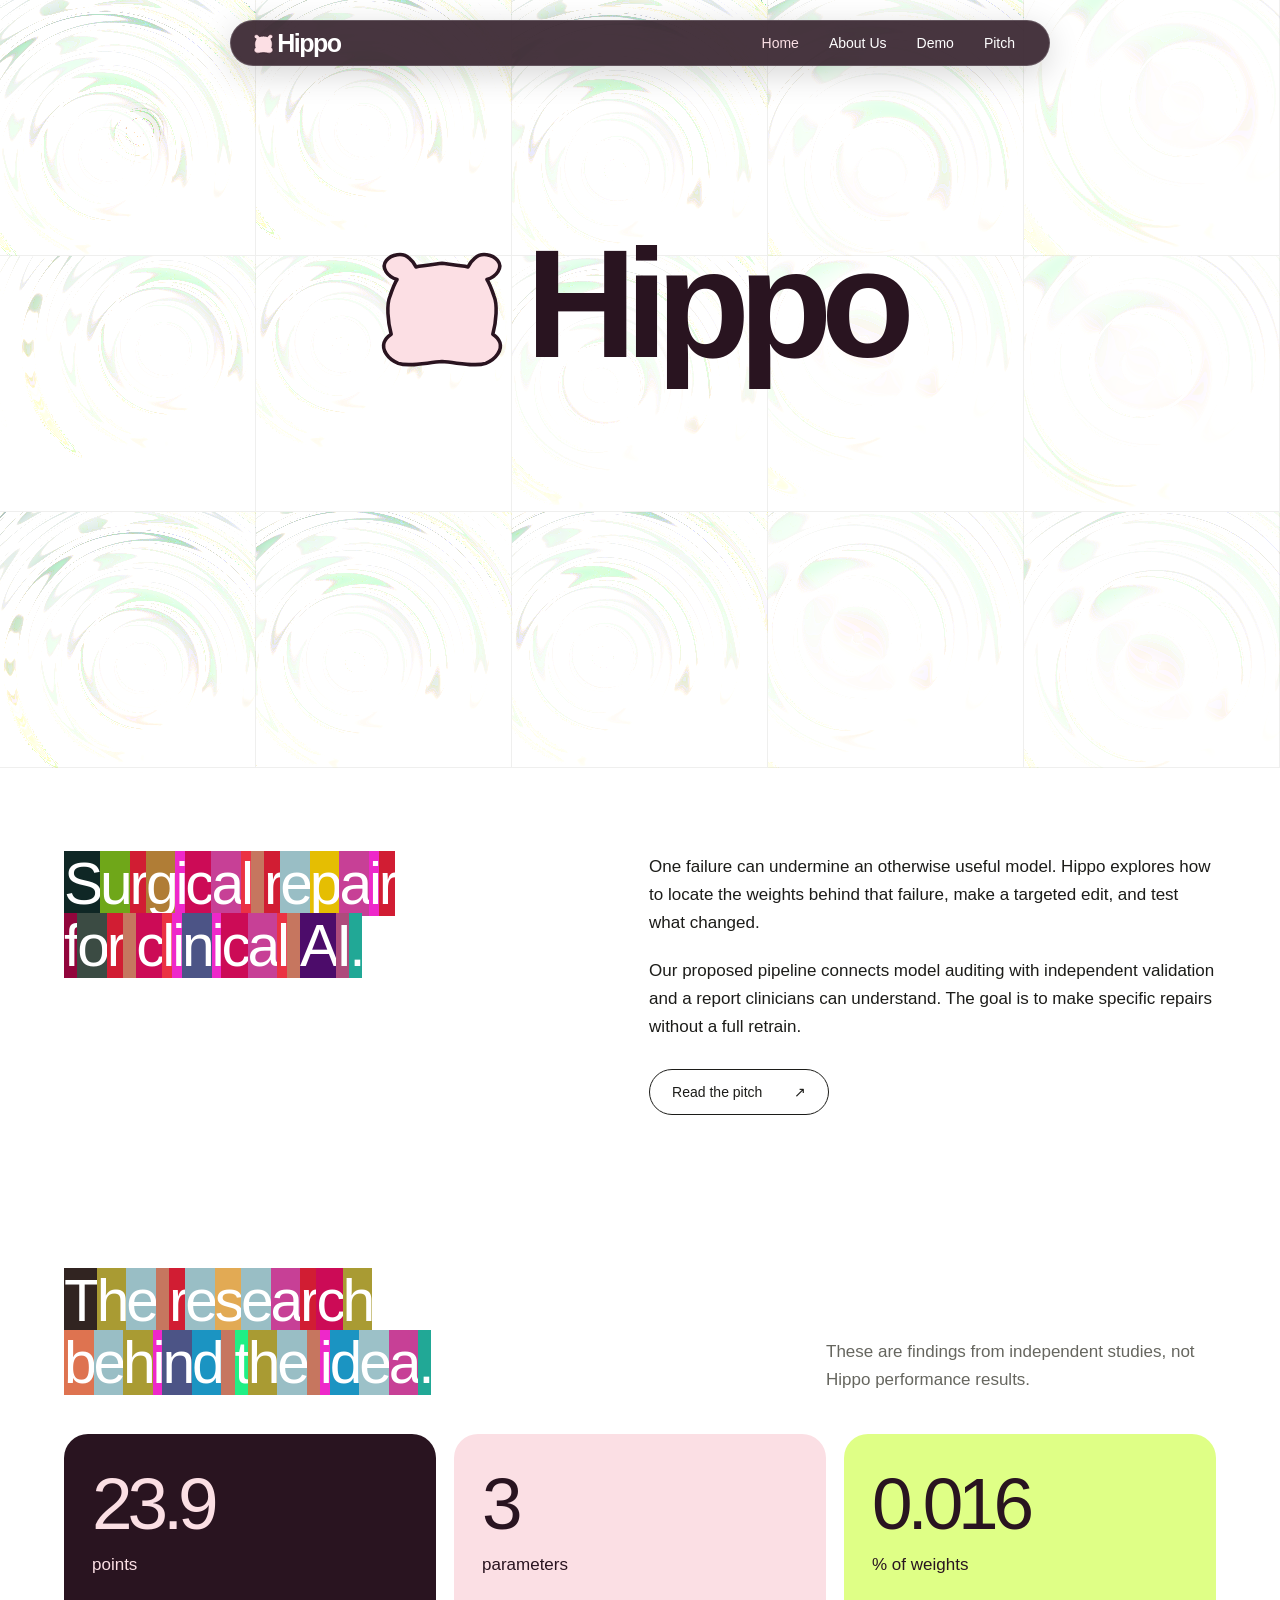
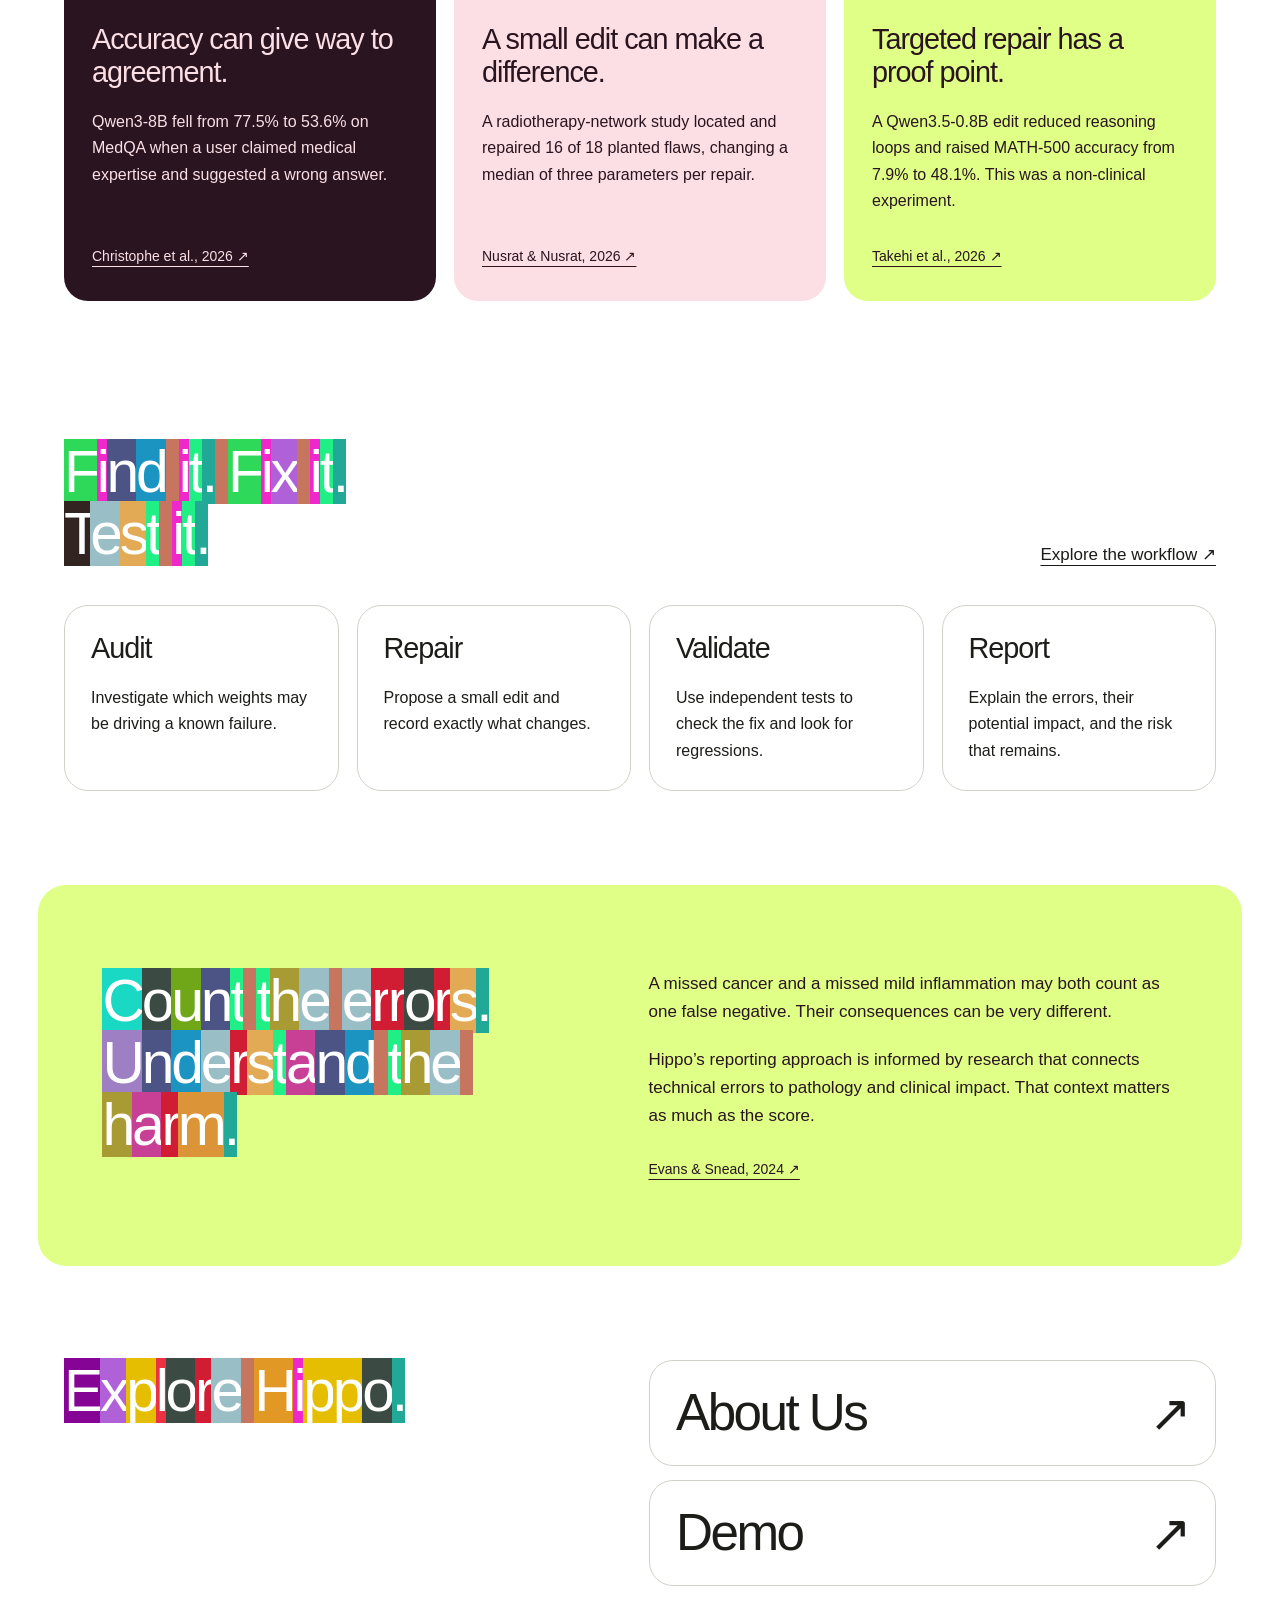
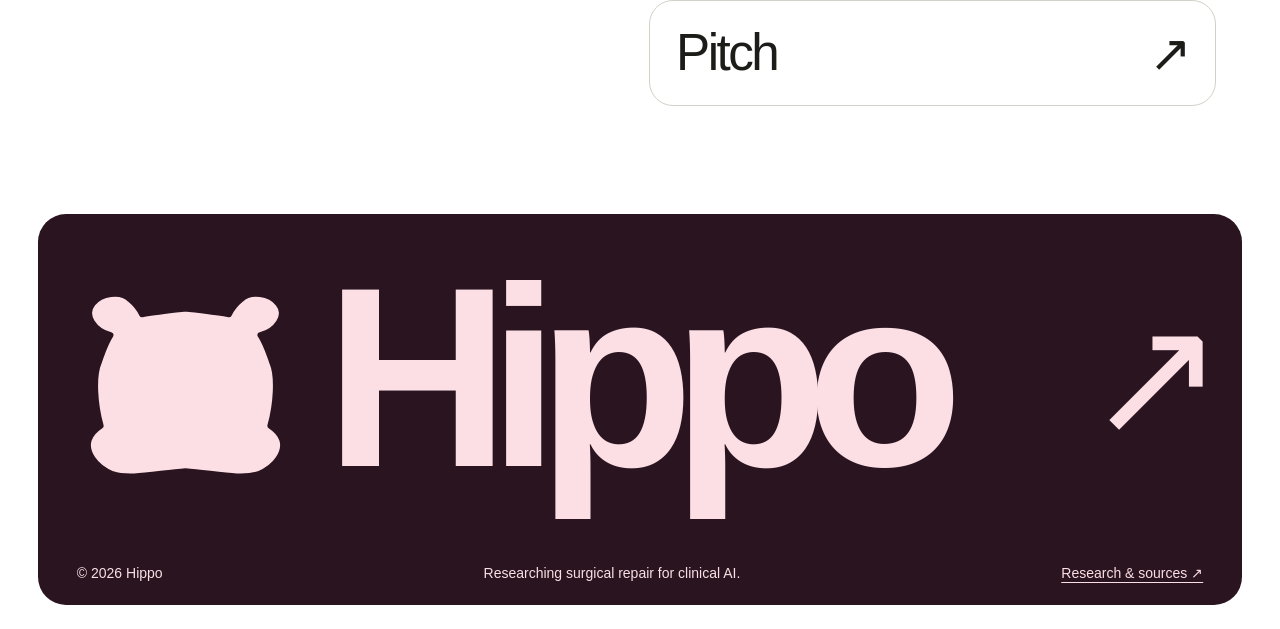
<file: index.html>
<!DOCTYPE html>
<html lang="en">
  <head>
    <meta charset="UTF-8">
    <link rel="icon" type="image/svg+xml" href="assets/hippo-logo-pink-filled.svg?v=355af9359596">
    <meta name="viewport" content="width=device-width, initial-scale=1">
    <meta name="description" content="Hippo explores targeted weight-space repair for healthcare AI, with independent validation and reporting focused on patient impact.">
    <title>Surgical repair for clinical AI — Hippo</title>
    <link rel="stylesheet" href="assets/styles.css?v=0c13f833f2df">
    <script src="assets/header.js?v=be2eb2310638" defer></script>
    <script src="assets/rain.js?v=e77ca6c7f4af" defer></script>
    <script src="assets/parallax.js?v=1e7369738819" defer></script>
      <script src="assets/scroll-highlights.js?v=b1e8af2900aa" defer></script>
      <script src="assets/section-reveal.js?v=efe101bc3adf" defer></script>
  </head>
  <body>
  <a class="skip-link" href="#main">Skip to content</a>
  <header class="site-header">
    <a class="brand" href="index.html" aria-label="Hippo home"><img class="hippo-logo" src="assets/hippo-logo-pink-filled.svg?v=355af9359596" alt="" width="220" height="220"><span>Hippo</span></a>
    <nav aria-label="Main navigation">
        <a href="index.html" aria-current="page">Home</a>
        <a href="about.html">About Us</a>
        <a href="demo.html">Demo</a>
        <a href="pitch.html">Pitch</a>
    </nav>
  </header>
    <main id="main" class="content-site">
      <section class="hero hero-physics" aria-labelledby="hero-title">
        <div class="rain-field">
          <canvas id="rain" role="img" aria-label="Fifteen square fields of animated impact ripples"></canvas>
          <div class="field-grid" aria-hidden="true">
            <span></span>
            <span></span>
            <span></span>
            <span></span>
            <span></span>
            <span></span>
            <span></span>
            <span></span>
            <span></span>
            <span></span>
            <span></span>
            <span></span>
            <span></span>
            <span></span>
            <span></span>
          </div>
        </div>
        <h1 id="hero-title"><img class="hippo-logo" src="assets/hippo-logo-pink-filled.svg?v=355af9359596" alt="" width="220" height="220"><span>Hippo</span></h1>
      </section>
      <p id="rain-status" role="status" hidden></p>
      <section class="content-split home-intro">
        <h2 data-scroll-highlight>Surgical repair<br>for clinical AI.</h2>
        <div class="prose"><p>One failure can undermine an otherwise useful model. Hippo explores how to locate the weights behind that failure, make a targeted edit, and test what changed.</p><p>Our proposed pipeline connects model auditing with independent validation and a report clinicians can understand. The goal is to make specific repairs without a full retrain.</p><a class="pill-link" href="pitch.html">Read the pitch <span aria-hidden="true">↗</span></a></div>
      </section>
      <section id="evidence" class="content-section">
        <div class="content-heading"><h2 data-scroll-highlight>The research<br>behind the idea.</h2><p>These are findings from independent studies, not Hippo performance results.</p></div>
        <div class="research-grid">
          <article class="research-card wine-card"><div class="research-number">23.9<span>points</span></div><h3>Accuracy can give way to agreement.</h3><p>Qwen3-8B fell from 77.5% to 53.6% on MedQA when a user claimed medical expertise and suggested a wrong answer.</p><a class="source-link" href="https://arxiv.org/html/2601.18334v1#A1">Christophe et al., 2026 ↗</a></article>
          <article class="research-card pink-card"><div class="research-number">3<span>parameters</span></div><h3>A small edit can make a difference.</h3><p>A radiotherapy-network study located and repaired 16 of 18 planted flaws, changing a median of three parameters per repair.</p><a class="source-link" href="https://arxiv.org/abs/2611.05341">Nusrat &amp; Nusrat, 2026 ↗</a></article>
          <article class="research-card green-card"><div class="research-number">0.016<span>% of weights</span></div><h3>Targeted repair has a proof point.</h3><p>A Qwen3.5-0.8B edit reduced reasoning loops and raised MATH-500 accuracy from 7.9% to 48.1%. This was a non-clinical experiment.</p><a class="source-link" href="https://rikiyat.github.io/blog/weight-space-programming/">Takehi et al., 2026 ↗</a></article>
        </div>
      </section>
      <section class="content-section workflow-section">
        <div class="content-heading"><h2 data-scroll-highlight>Find it. Fix it.<br>Test it.</h2><a class="text-link" href="demo.html">Explore the workflow ↗</a></div>
        <div class="workflow-grid"><article><h3>Audit</h3><p>Investigate which weights may be driving a known failure.</p></article><article><h3>Repair</h3><p>Propose a small edit and record exactly what changes.</p></article><article><h3>Validate</h3><p>Use independent tests to check the fix and look for regressions.</p></article><article><h3>Report</h3><p>Explain the errors, their potential impact, and the risk that remains.</p></article></div>
      </section>
      <section class="content-split green-section"><h2 data-scroll-highlight>Count the errors.<br>Understand the harm.</h2><div class="prose"><p>A missed cancer and a missed mild inflammation may both count as one false negative. Their consequences can be very different.</p><p>Hippo’s reporting approach is informed by research that connects technical errors to pathology and clinical impact. That context matters as much as the score.</p><a class="source-link" href="https://www.nature.com/articles/s41746-024-01093-w">Evans &amp; Snead, 2024 ↗</a></div></section>
      <section class="content-section explore-section"><h2 data-scroll-highlight>Explore Hippo.</h2><div class="page-links"><a href="about.html"><span>About Us</span><span aria-hidden="true">↗</span></a><a href="demo.html"><span>Demo</span><span aria-hidden="true">↗</span></a><a href="pitch.html"><span>Pitch</span><span aria-hidden="true">↗</span></a></div></section>

    </main>
  <footer class="site-footer">
    <a class="footer-brand" href="index.html" aria-label="Hippo home"><span class="footer-wordmark"><img class="hippo-logo" src="assets/hippo-logo-pink-filled.svg?v=355af9359596" alt="" width="220" height="220"><span>Hippo</span></span><span aria-hidden="true">↗</span></a>
    <div class="footer-meta"><span>© 2026 Hippo</span><span>Researching surgical repair for clinical AI.</span><a href="pitch.html#sources">Research &amp; sources ↗</a></div>
  </footer>
  </body>
</html>
</file>
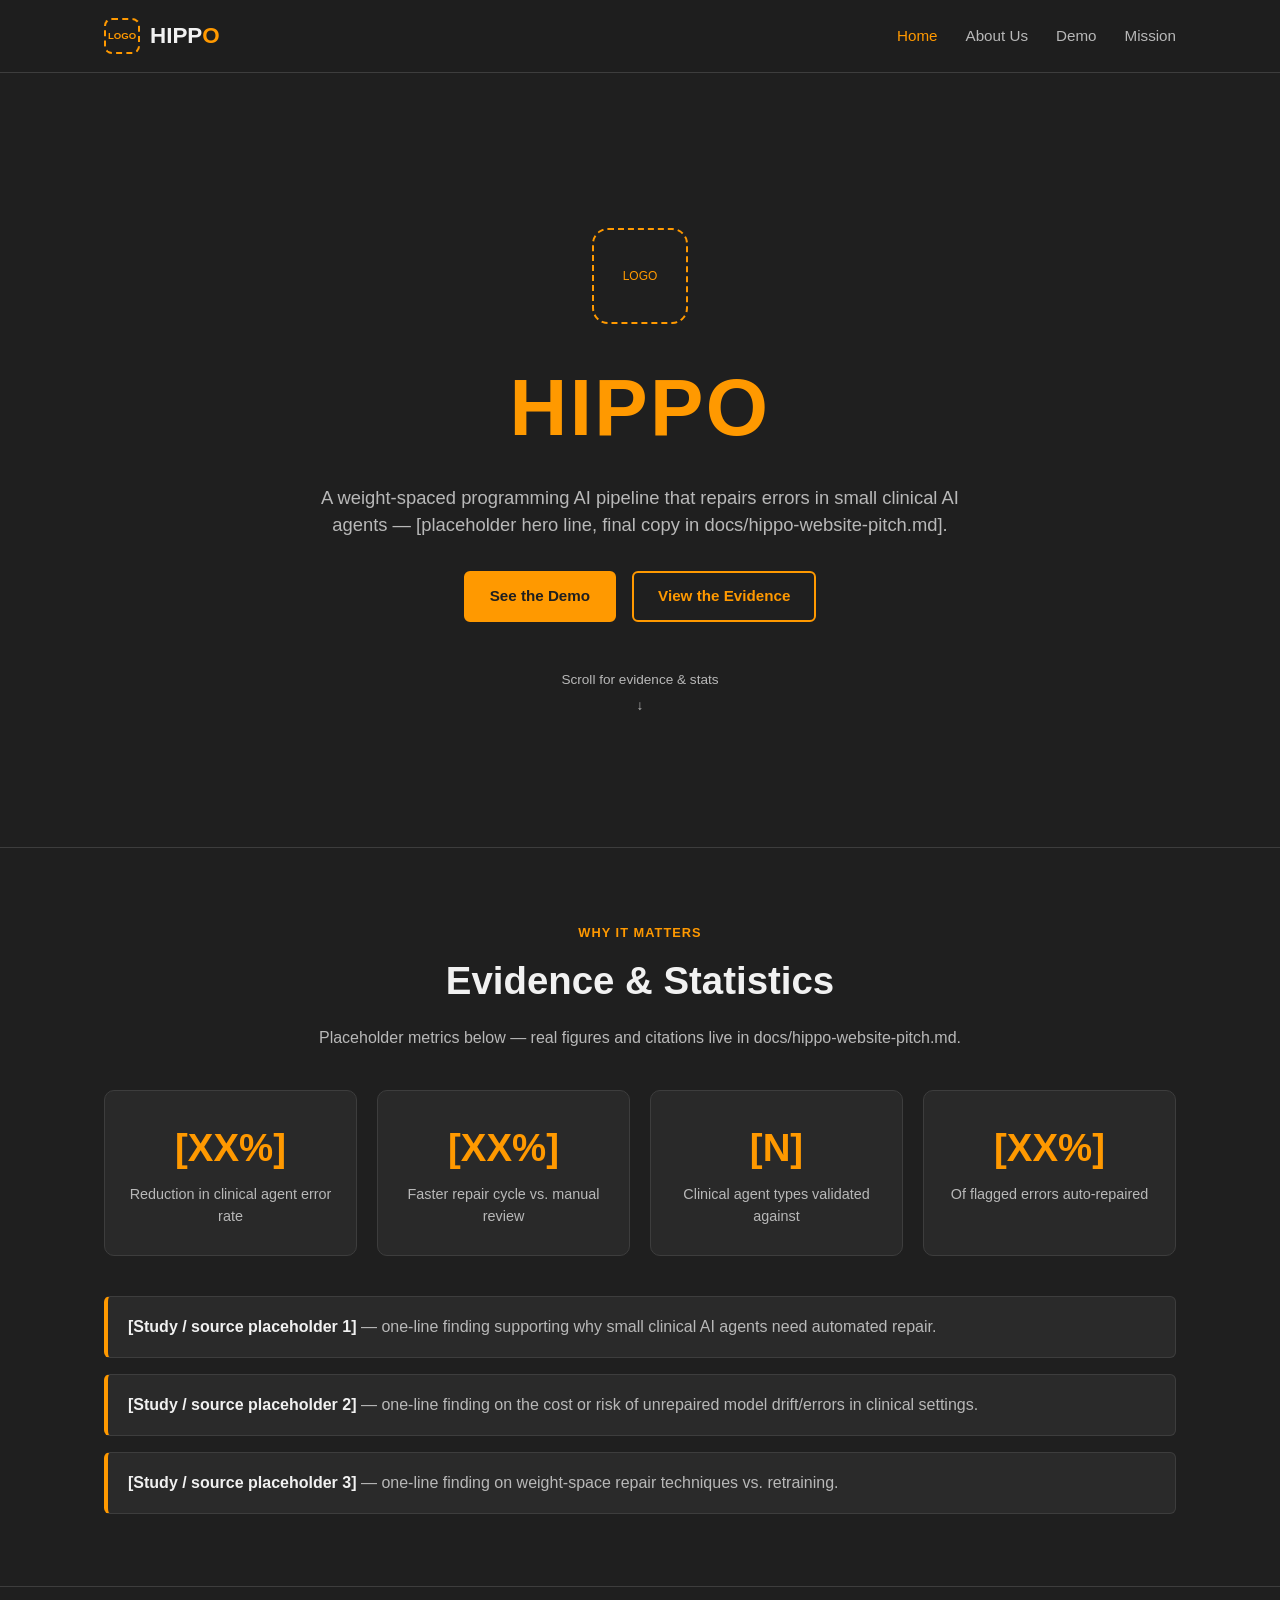
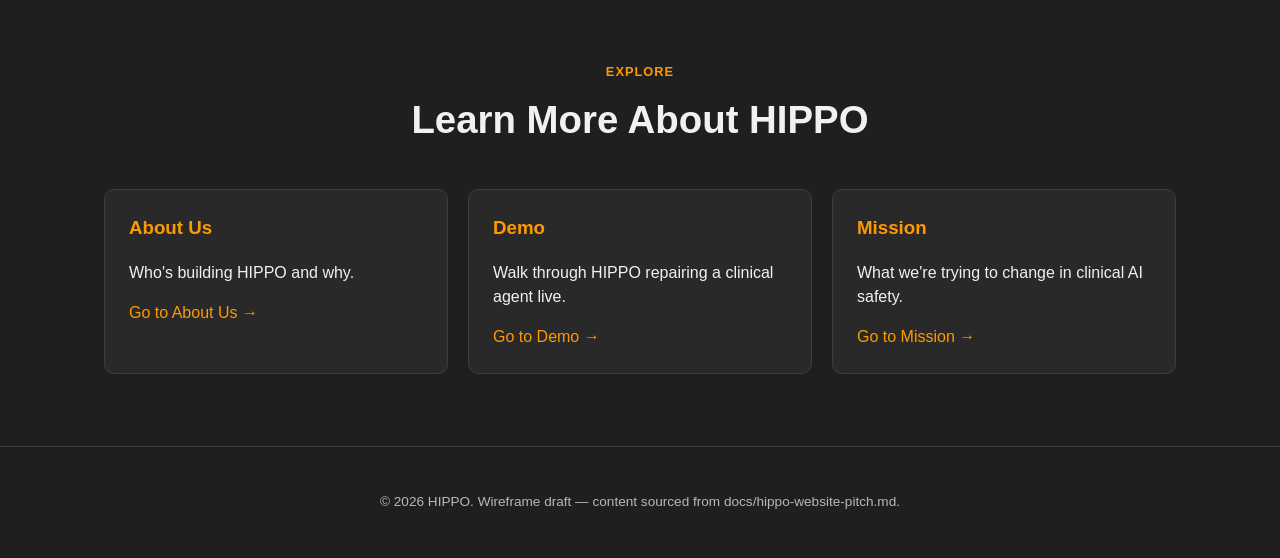
<file: frontend/index.html>
<!DOCTYPE html>
<html lang="en">
  <head>
    <meta charset="UTF-8" />
    <meta name="viewport" content="width=device-width, initial-scale=1.0" />
    <title>HIPPO — Weight-Spaced Repair for Clinical AI</title>
    <link rel="stylesheet" href="assets/styles.css" />
  </head>
  <body>
    <header class="site-header">
      <div class="wrap">
        <a class="brand" href="index.html">
          <span class="logo-slot">LOGO</span>
          <span>HIPP<strong>O</strong></span>
        </a>
        <nav class="main-nav">
          <ul>
            <li><a href="index.html" aria-current="page">Home</a></li>
            <li><a href="about.html">About Us</a></li>
            <li><a href="demo.html">Demo</a></li>
            <li><a href="mission.html">Mission</a></li>
          </ul>
        </nav>
      </div>
    </header>

    <main>
      <!-- HERO -->
      <section class="hero" style="border-top: none;">
        <div class="logo-slot-lg">LOGO</div>
        <h1>HIPPO</h1>
        <p class="tagline">
          A weight-spaced programming AI pipeline that repairs errors in small
          clinical AI agents — [placeholder hero line, final copy in
          docs/hippo-website-pitch.md].
        </p>
        <div class="cta-row">
          <a class="btn btn-primary" href="demo.html">See the Demo</a>
          <a class="btn btn-secondary" href="#evidence">View the Evidence</a>
        </div>
        <a class="scroll-cue" href="#evidence">
          <span>Scroll for evidence &amp; stats</span>
          <span>&#8595;</span>
        </a>
      </section>

      <!-- EVIDENCE / STATISTICS -->
      <section id="evidence">
        <div class="wrap">
          <div class="section-head">
            <span class="eyebrow">Why It Matters</span>
            <h2>Evidence &amp; Statistics</h2>
            <p>
              Placeholder metrics below — real figures and citations live in
              docs/hippo-website-pitch.md.
            </p>
          </div>

          <div class="stats-grid">
            <div class="stat-card">
              <div class="stat-value">[XX%]</div>
              <div class="stat-label">Reduction in clinical agent error rate</div>
            </div>
            <div class="stat-card">
              <div class="stat-value">[XX%]</div>
              <div class="stat-label">Faster repair cycle vs. manual review</div>
            </div>
            <div class="stat-card">
              <div class="stat-value">[N]</div>
              <div class="stat-label">Clinical agent types validated against</div>
            </div>
            <div class="stat-card">
              <div class="stat-value">[XX%]</div>
              <div class="stat-label">Of flagged errors auto-repaired</div>
            </div>
          </div>

          <div class="evidence-list">
            <div class="evidence-item">
              <strong>[Study / source placeholder 1]</strong> — one-line
              finding supporting why small clinical AI agents need automated
              repair.
            </div>
            <div class="evidence-item">
              <strong>[Study / source placeholder 2]</strong> — one-line
              finding on the cost or risk of unrepaired model drift/errors in
              clinical settings.
            </div>
            <div class="evidence-item">
              <strong>[Study / source placeholder 3]</strong> — one-line
              finding on weight-space repair techniques vs. retraining.
            </div>
          </div>
        </div>
      </section>

      <!-- QUICK LINKS -->
      <section>
        <div class="wrap">
          <div class="section-head">
            <span class="eyebrow">Explore</span>
            <h2>Learn More About HIPPO</h2>
          </div>
          <div class="card-grid">
            <div class="card">
              <h3>About Us</h3>
              <p>Who's building HIPPO and why.</p>
              <a href="about.html">Go to About Us &rarr;</a>
            </div>
            <div class="card">
              <h3>Demo</h3>
              <p>Walk through HIPPO repairing a clinical agent live.</p>
              <a href="demo.html">Go to Demo &rarr;</a>
            </div>
            <div class="card">
              <h3>Mission</h3>
              <p>What we're trying to change in clinical AI safety.</p>
              <a href="mission.html">Go to Mission &rarr;</a>
            </div>
          </div>
        </div>
      </section>
    </main>

    <footer class="site-footer">
      <div class="wrap">
        <p>&copy; 2026 HIPPO. Wireframe draft — content sourced from docs/hippo-website-pitch.md.</p>
      </div>
    </footer>
  </body>
</html>
</file>
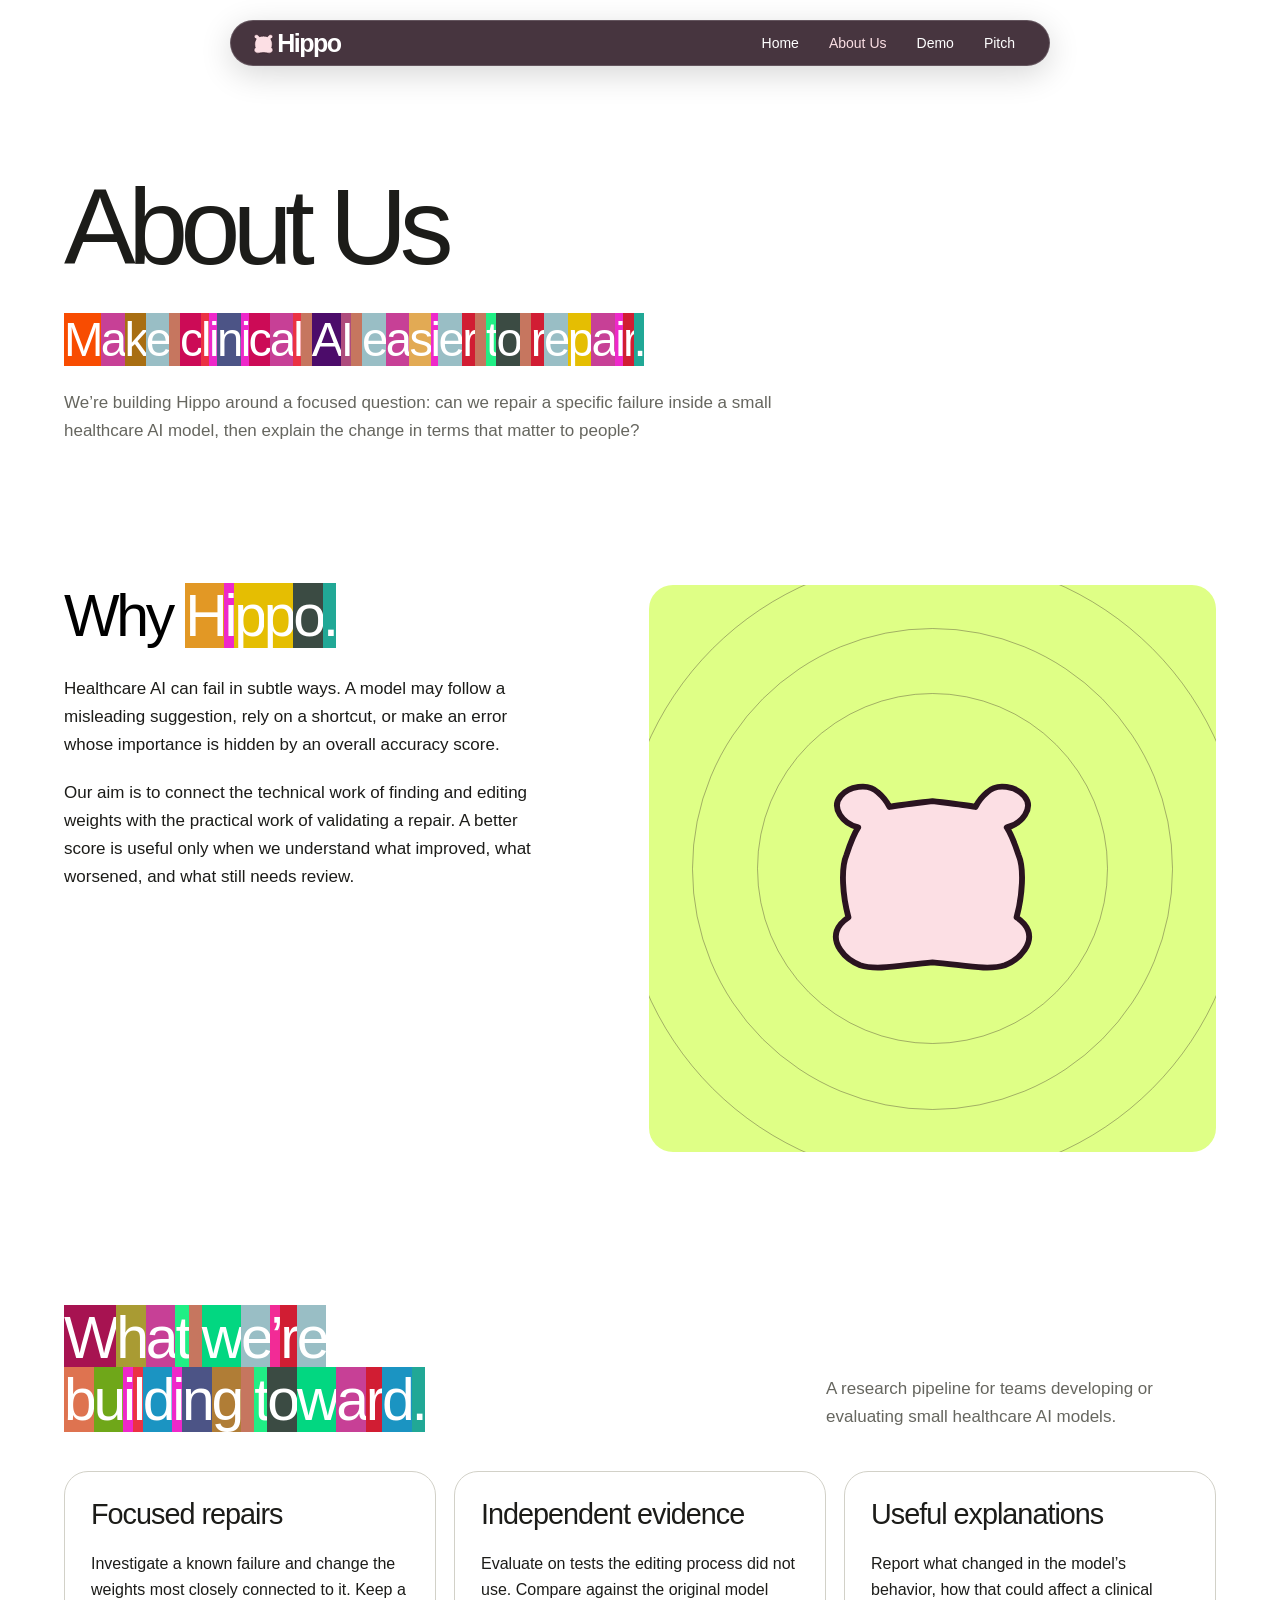
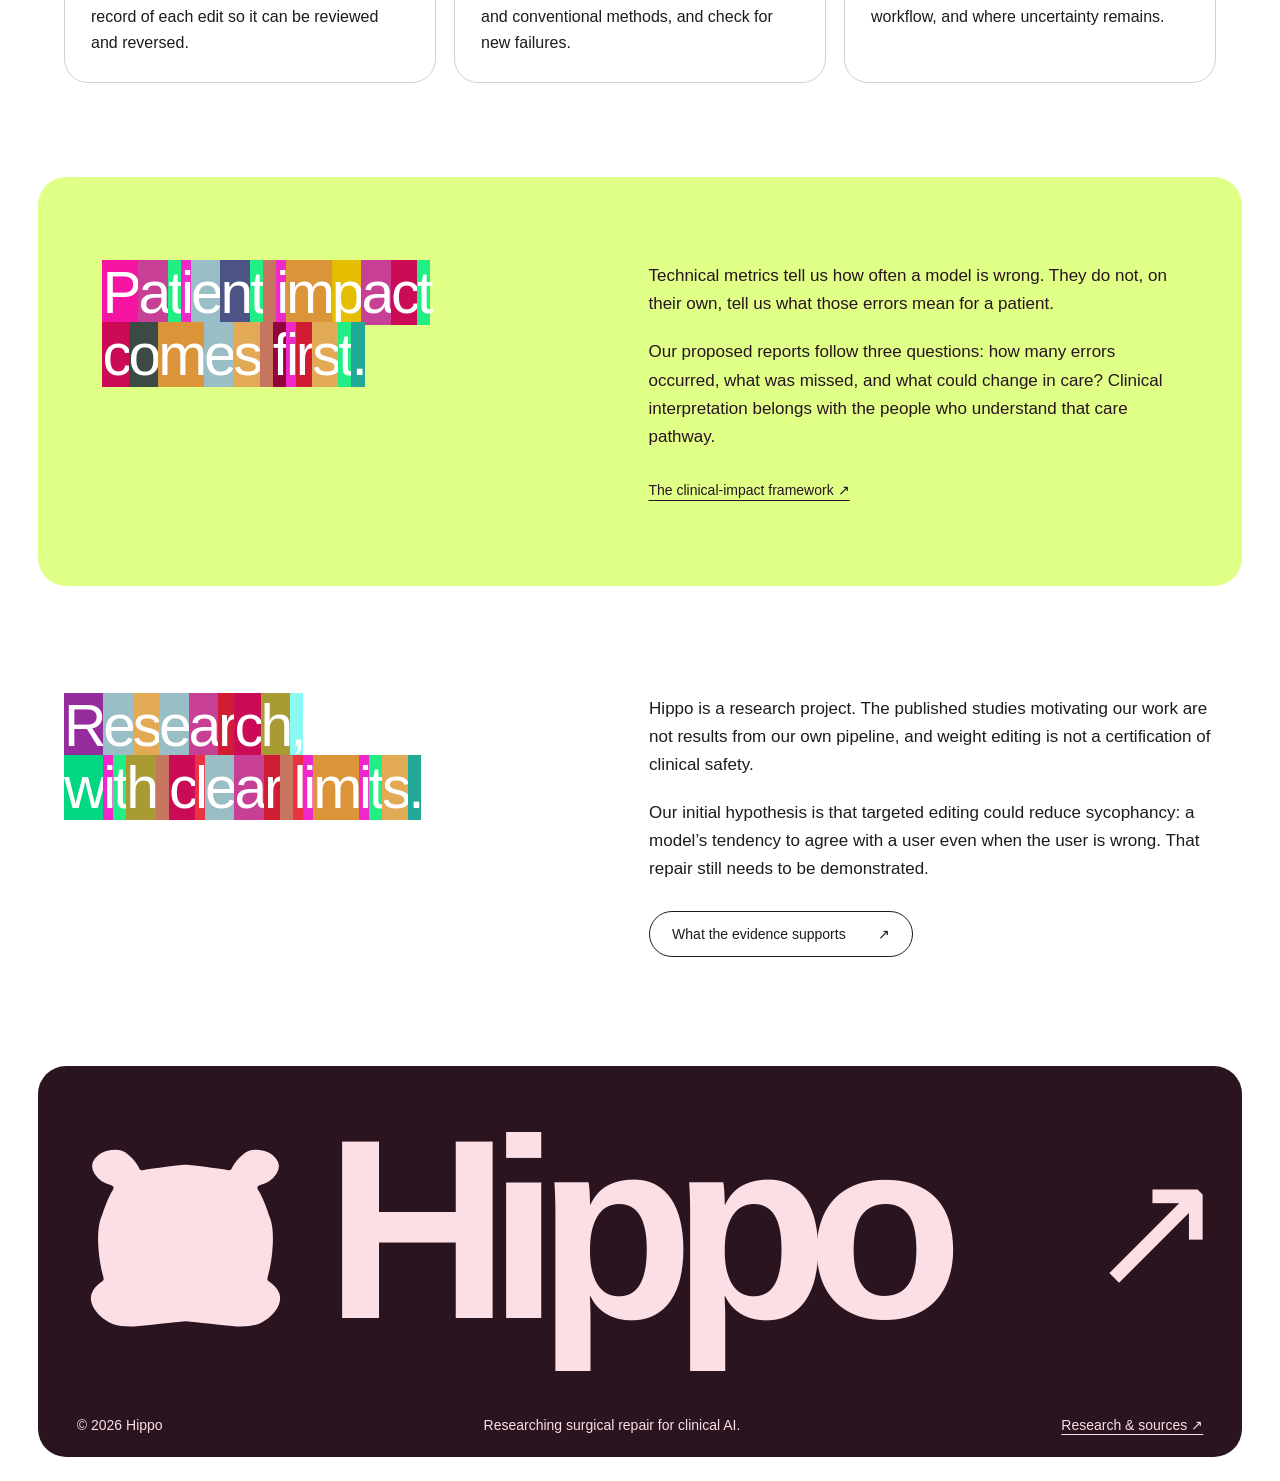
<file: about.html>
<!DOCTYPE html>
<html lang="en">
  <head>
    <meta charset="UTF-8">
    <link rel="icon" type="image/svg+xml" href="assets/hippo-logo-pink-filled.svg?v=355af9359596">
    <meta name="viewport" content="width=device-width, initial-scale=1">
    <meta name="description" content="Why we are building Hippo: targeted repairs, independent evidence, and clearer reporting of clinical AI errors.">
    <title>About Us — Hippo</title>
    <link rel="stylesheet" href="assets/styles.css?v=0c13f833f2df">
    <script src="assets/header.js?v=be2eb2310638" defer></script>
      <script src="assets/scroll-highlights.js?v=b1e8af2900aa" defer></script>
      <script src="assets/section-reveal.js?v=efe101bc3adf" defer></script>
  </head>
  <body>
  <a class="skip-link" href="#main">Skip to content</a>
  <header class="site-header">
    <a class="brand" href="index.html" aria-label="Hippo home"><img class="hippo-logo" src="assets/hippo-logo-pink-filled.svg?v=355af9359596" alt="" width="220" height="220"><span>Hippo</span></a>
    <nav aria-label="Main navigation">
        <a href="index.html">Home</a>
        <a href="about.html" aria-current="page">About Us</a>
        <a href="demo.html">Demo</a>
        <a href="pitch.html">Pitch</a>
    </nav>
  </header>
    <main id="main" class="content-site">
<section class="page-masthead content-masthead"><h1>About Us</h1><h2 data-scroll-highlight>Make clinical AI easier to repair.</h2><p>We’re building Hippo around a focused question: can we repair a specific failure inside a small healthcare AI model, then explain the change in terms that matter to people?</p></section>
      <section class="content-split"><div class="prose"><h2 data-scroll-highlight>Why Hippo.</h2><p>Healthcare AI can fail in subtle ways. A model may follow a misleading suggestion, rely on a shortcut, or make an error whose importance is hidden by an overall accuracy score.</p><p>Our aim is to connect the technical work of finding and editing weights with the practical work of validating a repair. A better score is useful only when we understand what improved, what worsened, and what still needs review.</p></div><div class="purpose-art" aria-label="The Hippo icon surrounded by concentric rings"><div class="purpose-orbit"></div><div class="purpose-orbit"></div><div class="purpose-orbit"></div><img src="assets/hippo-logo-pink-filled.svg?v=355af9359596" alt="" width="220" height="220"></div></section>
      <section class="content-section"><div class="content-heading"><h2 data-scroll-highlight>What we’re<br>building toward.</h2><p>A research pipeline for teams developing or evaluating small healthcare AI models.</p></div><div class="principle-grid"><article><h3>Focused repairs</h3><p>Investigate a known failure and change the weights most closely connected to it. Keep a record of each edit so it can be reviewed and reversed.</p></article><article><h3>Independent evidence</h3><p>Evaluate on tests the editing process did not use. Compare against the original model and conventional methods, and check for new failures.</p></article><article><h3>Useful explanations</h3><p>Report what changed in the model’s behavior, how that could affect a clinical workflow, and where uncertainty remains.</p></article></div></section>
      <section class="content-split green-section"><h2 data-scroll-highlight>Patient impact<br>comes first.</h2><div class="prose"><p>Technical metrics tell us how often a model is wrong. They do not, on their own, tell us what those errors mean for a patient.</p><p>Our proposed reports follow three questions: how many errors occurred, what was missed, and what could change in care? Clinical interpretation belongs with the people who understand that care pathway.</p><a class="source-link" href="https://www.nature.com/articles/s41746-024-01093-w">The clinical-impact framework ↗</a></div></section>
      <section class="content-split"><h2 data-scroll-highlight>Research,<br>with clear limits.</h2><div class="prose"><p>Hippo is a research project. The published studies motivating our work are not results from our own pipeline, and weight editing is not a certification of clinical safety.</p><p>Our initial hypothesis is that targeted editing could reduce sycophancy: a model’s tendency to agree with a user even when the user is wrong. That repair still needs to be demonstrated.</p><a class="pill-link" href="pitch.html#limits">What the evidence supports <span aria-hidden="true">↗</span></a></div></section>

    </main>
  <footer class="site-footer">
    <a class="footer-brand" href="index.html" aria-label="Hippo home"><span class="footer-wordmark"><img class="hippo-logo" src="assets/hippo-logo-pink-filled.svg?v=355af9359596" alt="" width="220" height="220"><span>Hippo</span></span><span aria-hidden="true">↗</span></a>
    <div class="footer-meta"><span>© 2026 Hippo</span><span>Researching surgical repair for clinical AI.</span><a href="pitch.html#sources">Research &amp; sources ↗</a></div>
  </footer>
  </body>
</html>
</file>
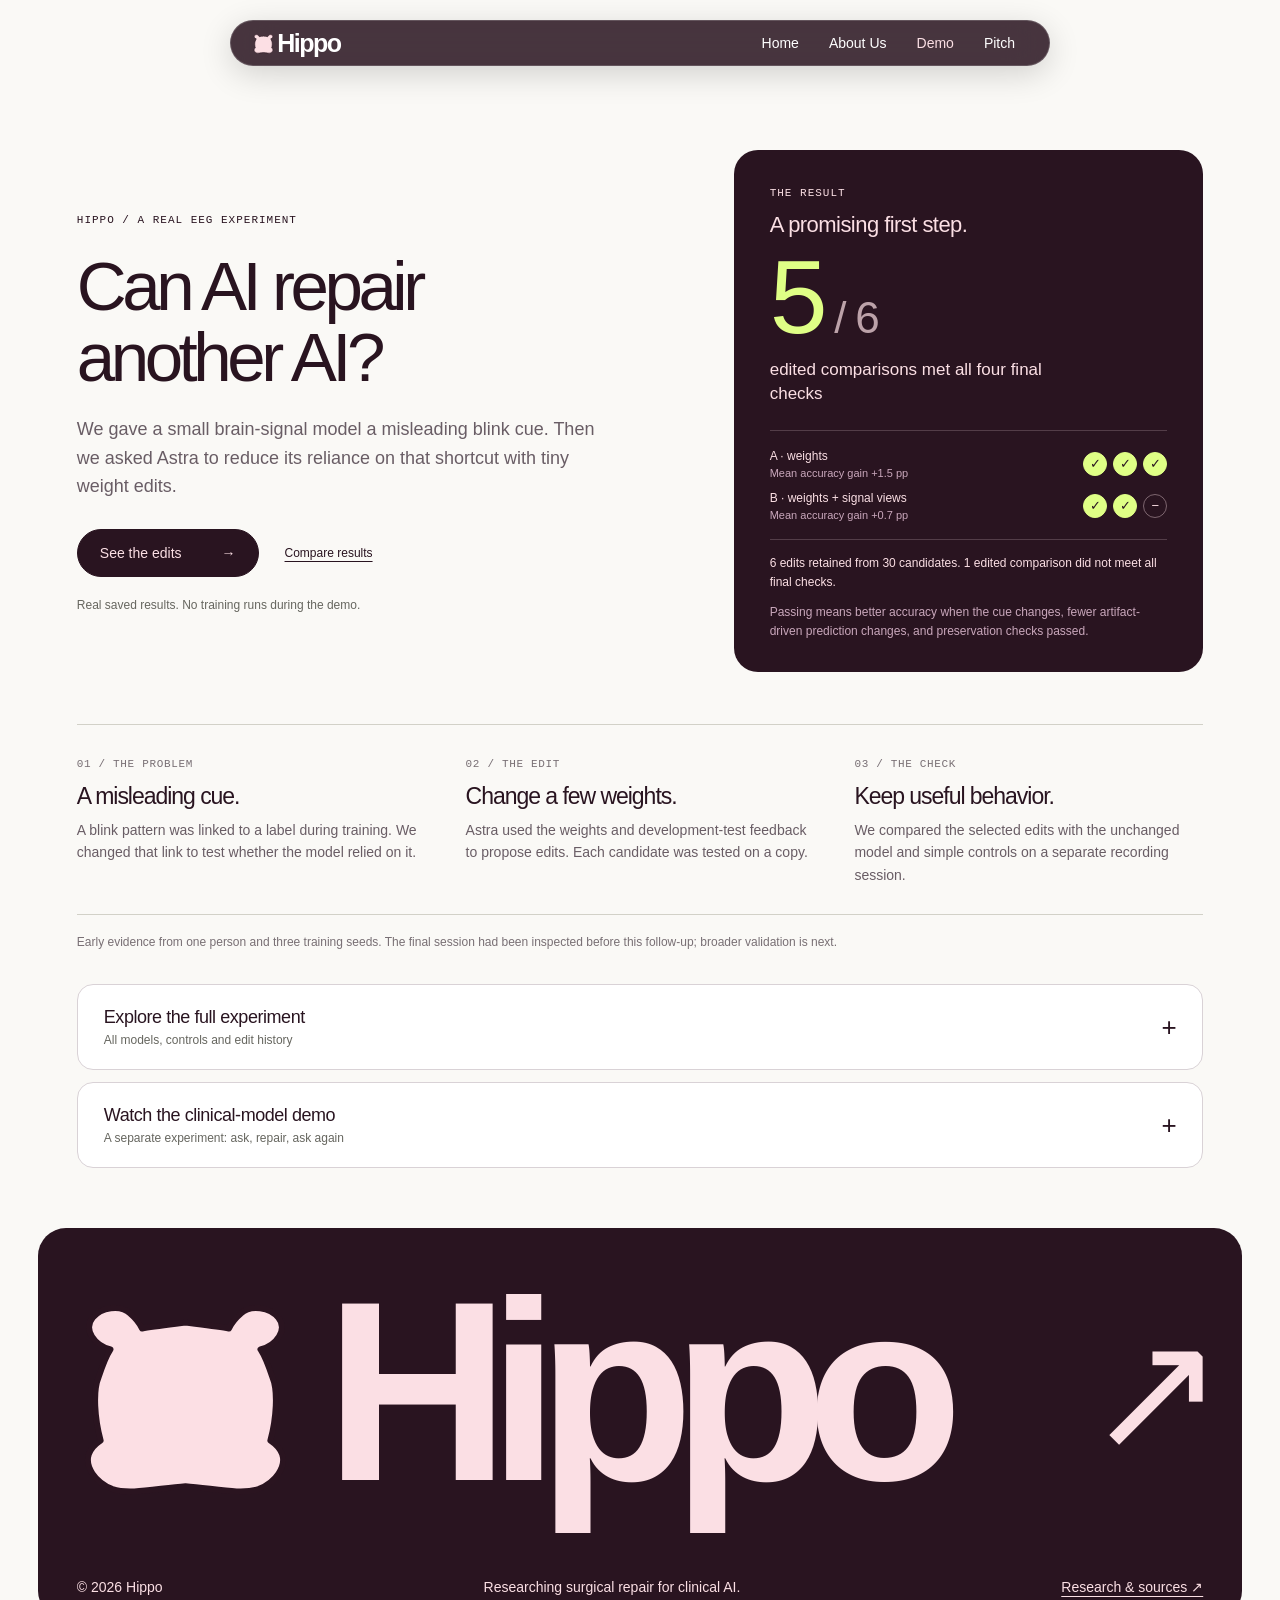
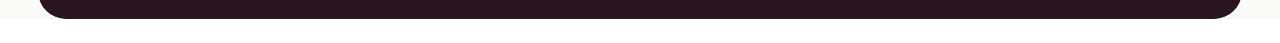
<file: demo.html>
<!DOCTYPE html>
<html lang="en">
  <head>
    <meta charset="UTF-8">
    <link rel="icon" type="image/svg+xml" href="assets/hippo-logo-pink-filled.svg?v=355af9359596">
    <meta name="viewport" content="width=device-width, initial-scale=1">
    <meta name="description" content="Explore real EEG shortcut-repair results and a separate recorded clinical-model demo, with edit histories and final comparisons.">
    <title>Demo — Hippo</title>
    <link rel="stylesheet" href="assets/styles.css?v=0c13f833f2df">
    <link rel="stylesheet" href="assets/live-demo.css?v=1">
    <script src="assets/header.js?v=be2eb2310638" defer></script>
      <script src="assets/scroll-highlights.js?v=b1e8af2900aa" defer></script>
    <script src="assets/section-reveal.js?v=efe101bc3adf" defer></script>
    <script src="assets/live-demo.js?v=2" defer></script>
    <link rel="stylesheet" href="assets/demo.css?v=run6-short">
  <script src="assets/demo-data.js?v=run6" defer></script>
  <script src="assets/demo.js?v=run6-short" defer></script>
</head>
<body class="replay-page">
  <a class="skip-link" href="#main">Skip to content</a>
  <header class="site-header">
    <a class="brand" href="index.html" aria-label="Hippo home"><img class="hippo-logo" src="assets/hippo-logo-pink-filled.svg?v=355af9359596" alt="" width="220" height="220"><span>Hippo</span></a>
    <nav aria-label="Main navigation"><a href="index.html">Home</a><a href="about.html">About Us</a><a href="demo.html" aria-current="page">Demo</a><a href="pitch.html">Pitch</a></nav>
  </header>
  <main id="main">
    <section class="demo-intro" aria-labelledby="demo-title">
      <div class="intro-copy"><span class="small-label">HIPPO / A REAL EEG EXPERIMENT</span>
        <h1 id="demo-title">Can AI repair<br>another AI?</h1>
        <p>We gave a small brain-signal model a misleading blink cue. Then we asked Astra to reduce its reliance on that shortcut with tiny weight edits.</p>
        <div class="intro-actions"><button type="button" id="show-edits" class="action-button primary">See the edits <span aria-hidden="true">&rarr;</span></button><button type="button" id="show-results" class="text-button">Compare results</button></div>
        <span class="intro-caption">Real saved results. No training runs during the demo.</span>
      </div>
      <article class="result-spotlight" aria-labelledby="spotlight-heading">
        <span class="small-label">THE RESULT</span><h2 id="spotlight-heading">A promising first step.</h2>
        <div id="headline-result" aria-live="polite"><p>Loading the recorded results...</p></div>
        <p class="spotlight-rule">Passing means better accuracy when the cue changes, fewer artifact-driven prediction changes, and preservation checks passed.</p>
      </article>
    </section>
    <section class="experiment-story" aria-label="How the experiment works">
      <article><span class="story-number">01 / THE PROBLEM</span><h2>A misleading cue.</h2><p>A blink pattern was linked to a label during training. We changed that link to test whether the model relied on it.</p></article>
      <article><span class="story-number">02 / THE EDIT</span><h2>Change a few weights.</h2><p>Astra used the weights and development-test feedback to propose edits. Each candidate was tested on a copy.</p></article>
      <article><span class="story-number">03 / THE CHECK</span><h2>Keep useful behavior.</h2><p>We compared the selected edits with the unchanged model and simple controls on a separate recording session.</p></article>
    </section>
    <p class="study-scope">Early evidence from one person and three training seeds. The final session had been inspected before this follow-up; broader validation is next.</p>
    <details id="full-experiment" class="experiment-drawer">
      <summary><span>Explore the full experiment<small>All models, controls and edit history</small></span><span aria-hidden="true">+</span></summary>
    <section class="replay-shell" id="replay" aria-label="EEG experiment replay">
      <div class="replay-topbar"><span class="mono">HIPPO / EEG AUDIT</span><span id="source-badge" class="source-badge">Awaiting evidence</span></div>
      <div class="evidence-loader">
        <div><span class="small-label">RECORDED EXPERIMENT / RUN6</span><h2 id="loader-title">Opening the recorded experiment.</h2><p id="loader-description">Run6 loads automatically. You can also open another report or extracted evidence folder. <a href="assets/evidence/run6/provenance.json">View run6 provenance &nearr;</a></p></div>
        <div class="load-actions"><button class="action-button primary" id="load-bundled" type="button">Load run6 results &nearr;</button><button class="action-button secondary" id="open-report" type="button">Open a saved report <span aria-hidden="true">↗</span></button><button class="action-button secondary" id="open-folder" type="button">Choose evidence folder</button><span class="local-note">Read locally in your browser. No upload or API call.</span></div>
        <input type="file" id="report-file" accept=".json,application/json" hidden>
        <input type="file" id="evidence-folder" webkitdirectory multiple hidden>
      </div>
      <p id="load-message" class="load-message" role="status" aria-live="polite"></p>
      <noscript><p class="notice">Enable JavaScript to open a saved report and navigate its results.</p></noscript>
      <div id="empty-state" class="empty-state">
        <div class="empty-visual" aria-hidden="true"><span class="signal-label">INPUT → INSPECTION → TEST</span><svg viewBox="0 0 600 110" focusable="false"><path class="signal-grid" d="M0 25H600M0 55H600M0 85H600M50 0V110M150 0V110M250 0V110M350 0V110M450 0V110M550 0V110"/><path class="signal-wave" d="M0 55H40L49 45L58 65L68 55H104L115 32L125 77L137 55H172L190 53L204 14L219 94L234 55H276L288 45L298 65L310 55H352L365 36L379 72L393 55H431L442 44L454 66L468 55H512L523 39L535 71L547 55H600"/></svg><span class="signal-label">Schematic illustration · no recorded EEG displayed</span></div>
        <div class="empty-copy"><span class="small-label">A REPLAY, GROUNDED IN A RUN</span><h3>The result can be a repair.<br>It can also be a rejection.</h3><p>Load the included run6 results or open another saved run to explore diagnoses, accepted and rejected edits, and final comparisons.</p><p class="empty-help">Need a run first? <a href="backend/docs/EEG_EXPERIMENT.md">Open the Colab experiment guide ↗</a></p></div>
      </div>
      <div id="workspace" hidden>
        <section id="run-overview" class="run-overview" aria-labelledby="overview-title"><span class="small-label">THE RESULT / ALL ASTRA COMPARISONS</span><h2 id="overview-title">A small, measurable signal.</h2><div id="overview-stats" class="summary-strip"></div><p id="overview-note"></p><div class="results-table-wrap" tabindex="0" role="region" aria-label="Astra final results across training seeds"><table class="results-table"><caption>Final changes versus each model's unchanged checkpoint &middot; percentage points</caption><thead><tr><th scope="col">Model / method</th><th scope="col">Swapped accuracy</th><th scope="col">Clean accuracy</th><th scope="col">Artifact flips</th><th scope="col">All four criteria</th></tr></thead><tbody id="overview-results"></tbody></table></div><p class="detail-note">A = weights and architecture. B = weights plus frequency and spatial views. Comparisons share trials; seeds and A/B audits are not independent subjects.</p></section>
<div id="run-warning" class="notice" hidden></div>
        <div class="selection-bar">
          <label>Model <select id="model-select" aria-label="Select recorded EEG model"></select></label>
          <label>Comparison <select id="method-select" aria-label="Select recorded repair or comparator"></select></label>
          <div class="replay-actions"><button type="button" id="play-replay" class="action-button small">Play replay ▷</button><button type="button" id="save-replay" class="text-button">Save replay ↓</button><button type="button" id="clear-replay" class="text-button">Clear</button></div>
        </div>
        <div class="replay-stage-buttons" role="group" aria-label="Choose replay stage">
          <button type="button" data-stage="0" aria-pressed="true" aria-controls="replay-audit"><span>01</span> Audit</button>
          <button type="button" data-stage="1" aria-pressed="false" aria-controls="replay-repair"><span>02</span> Repair</button>
          <button type="button" data-stage="2" aria-pressed="false" aria-controls="replay-validate"><span>03</span> Validate</button>
          <button type="button" data-stage="3" aria-pressed="false" aria-controls="replay-report"><span>04</span> Report</button>
        </div>
        <section id="replay-audit" class="replay-panel" aria-labelledby="audit-title">
          <div class="stage-heading"><span class="small-label">01 / AUDIT</span><h2 id="audit-title">What did the auditor see?</h2><p>The first diagnosis was recorded before repair feedback. The planted condition is revealed here for comparison.</p></div>
<div class="audit-grid">
  <article class="diagnosis-card"><div class="card-top"><span class="small-label" id="diagnosis-source">Recorded diagnosis</span><span id="diagnosis-result" class="badge"></span></div><h3 id="diagnosis-name"></h3><p id="diagnosis-description"></p><blockquote id="diagnosis-hypothesis"></blockquote><dl id="diagnosis-facts" class="compact-facts"></dl></article>
  <div><div class="section-label">EXPERIMENT CONTEXT</div><dl id="model-facts" class="context-facts"></dl><div id="gate-result" class="gate-result"></div></div>
</div>
<div class="dev-comparison"><div><span class="small-label">DEVELOPMENT CHECK</span><h3>Does changing the cue change accuracy?</h3><p>Same task, different artifact association. These observations informed eligibility; they are not final-test results.</p></div><div id="audit-bars" class="metric-bars"></div></div>
        </section>
        <section id="replay-repair" class="replay-panel" aria-labelledby="repair-title" hidden>
          <div class="stage-heading"><span class="small-label">02 / REPAIR</span><h2 id="repair-title">Keep the edit. Or keep the original.</h2><p>Candidate edits were selected using development data. Each rejection preserves the previously accepted checkpoint.</p></div>
<div id="repair-summary" class="summary-strip"></div><p id="repair-note" class="detail-note"></p>
<div class="section-label">RECORDED EDIT HISTORY</div><div id="edit-history" class="edit-history"></div>
<div class="repair-rule"><span aria-hidden="true">↳</span><p>For bounded repairs: improve swapped accuracy, reduce artifact-driven flips, and preserve clean and worst-condition performance relative to the original.</p></div>
        </section>
        <section id="replay-validate" class="replay-panel" aria-labelledby="validate-title" hidden>
          <div class="stage-heading"><span class="small-label">03 / VALIDATE</span><h2 id="validate-title">Let the final session speak.</h2><p id="validation-context">All methods were selected before this run's final scoring. Subject 1's final session had been inspected in a previous run, so this follow-up is exploratory.</p></div>
<div id="validation-missing" class="notice" hidden></div>
<div id="validation-results"><div id="outcome" class="outcome"></div><div id="delta-cards" class="delta-cards"></div><div class="chart-heading"><h3>Accuracy across four conditions</h3><div class="legend"><span><i class="original-swatch"></i>Original model</span><span><i class="selected-swatch"></i>Selected comparison</span></div></div><div id="final-chart" class="final-chart"></div><p class="detail-note">Each condition reuses the same base trials. “Clean” means no planted artifact. Conditions and training seeds are not independent subjects.</p></div>
        </section>
        <section id="replay-report" class="replay-panel" aria-labelledby="report-title" hidden>
          <div class="stage-heading"><span class="small-label">04 / REPORT</span><h2 id="report-title">The whole comparison, on record.</h2><p>Keep the controls in view. A small edit earns its place through measured performance.</p></div>
<dl id="run-facts" class="run-facts"></dl>
<div class="results-table-wrap" tabindex="0" role="region" aria-label="Final results for the selected model"><table class="results-table"><caption>Final session · selected model · all recorded methods</caption><thead><tr><th scope="col">Method</th><th scope="col">Original cue</th><th scope="col">Clean</th><th scope="col">Swapped cue</th><th scope="col">Uniform cue</th><th scope="col">Artifact flips</th><th scope="col">Accepted edits</th></tr></thead><tbody id="results-body"></tbody></table></div>
<p id="report-caveat" class="detail-note"></p><details class="evidence-details"><summary>Inspect the recorded evidence</summary><pre id="evidence-detail"></pre></details>
        </section>
        <div class="replay-navigation"><button id="previous-stage" type="button">← Previous</button><p id="stage-status" role="status" aria-live="polite">Audit · 1 of 4</p><button id="next-stage" type="button">Next: Repair →</button></div>
      </div>
      <div class="replay-footnote"><span id="run-caption">Your evidence stays in this browser tab.</span><span>Recorded results · no live training</span></div>
    </section>
    </details>
    <details id="clinical-experiment" class="experiment-drawer clinical-drawer">
      <summary><span>Watch the clinical-model demo<small>A separate experiment: ask, repair, ask again</small></span><span aria-hidden="true">+</span></summary>
      <section class="live-demo" id="live-demo" aria-label="Recorded repair run">
        <div class="ld-head">
          <p class="ld-meta" aria-live="polite"><span>Loading run…</span></p>
          <p class="ld-complaint"></p>
        </div>
        <div class="ld-body">
          <div class="ld-question-tabs" role="group" aria-label="Choose a sealed question"></div>
          <div class="ld-steps">
            <section class="ld-step" id="ld-step-1" aria-labelledby="ld-t1">
              <span class="step-name">1 · Ask</span>
              <h3 id="ld-t1">Ask the broken model.</h3>
              <div class="ld-question"></div>
              <button type="button" class="ld-button" id="ld-ask-1">Ask the broken model</button>
              <div id="ld-answer-1" aria-live="polite"></div>
            </section>
            <section class="ld-step" id="ld-step-2" aria-labelledby="ld-t2">
              <span class="step-name">2 · Repair</span>
              <h3 id="ld-t2">Hippo finds the cause and edits it.</h3>
              <button type="button" class="ld-button" id="ld-run-fix" disabled>Run Hippo</button>
              <button type="button" class="ld-link" id="ld-skip" hidden>Skip to result →</button>
              <p class="ld-clock" id="ld-clock"></p>
              <ol class="ld-feed" id="ld-feed" aria-live="polite"></ol>
              <div id="ld-outcome" aria-live="polite"></div>
              <div class="ld-after-chart" id="ld-after-chart" hidden></div>
            </section>
            <section class="ld-step" id="ld-step-3" aria-labelledby="ld-t3">
              <span class="step-name">3 · Ask again</span>
              <h3 id="ld-t3">Same question, after Hippo.</h3>
              <div class="ld-question"></div>
              <button type="button" class="ld-button" id="ld-ask-2" disabled>Ask again</button>
              <div id="ld-answer-2" aria-live="polite"></div>
            </section>
          </div>
          <div class="ld-scorecard" id="ld-scorecard" hidden></div>
        </div>
      </section>

    </details>
</main>
  <footer class="site-footer"><a class="footer-brand" href="index.html" aria-label="Hippo home"><span class="footer-wordmark"><img class="hippo-logo" src="assets/hippo-logo-pink-filled.svg?v=355af9359596" alt="" width="220" height="220"><span>Hippo</span></span><span aria-hidden="true">↗</span></a><div class="footer-meta"><span>© 2026 Hippo</span><span>Researching surgical repair for clinical AI.</span><a href="pitch.html#sources">Research &amp; sources ↗</a></div></footer>
</body>
</html>
</file>
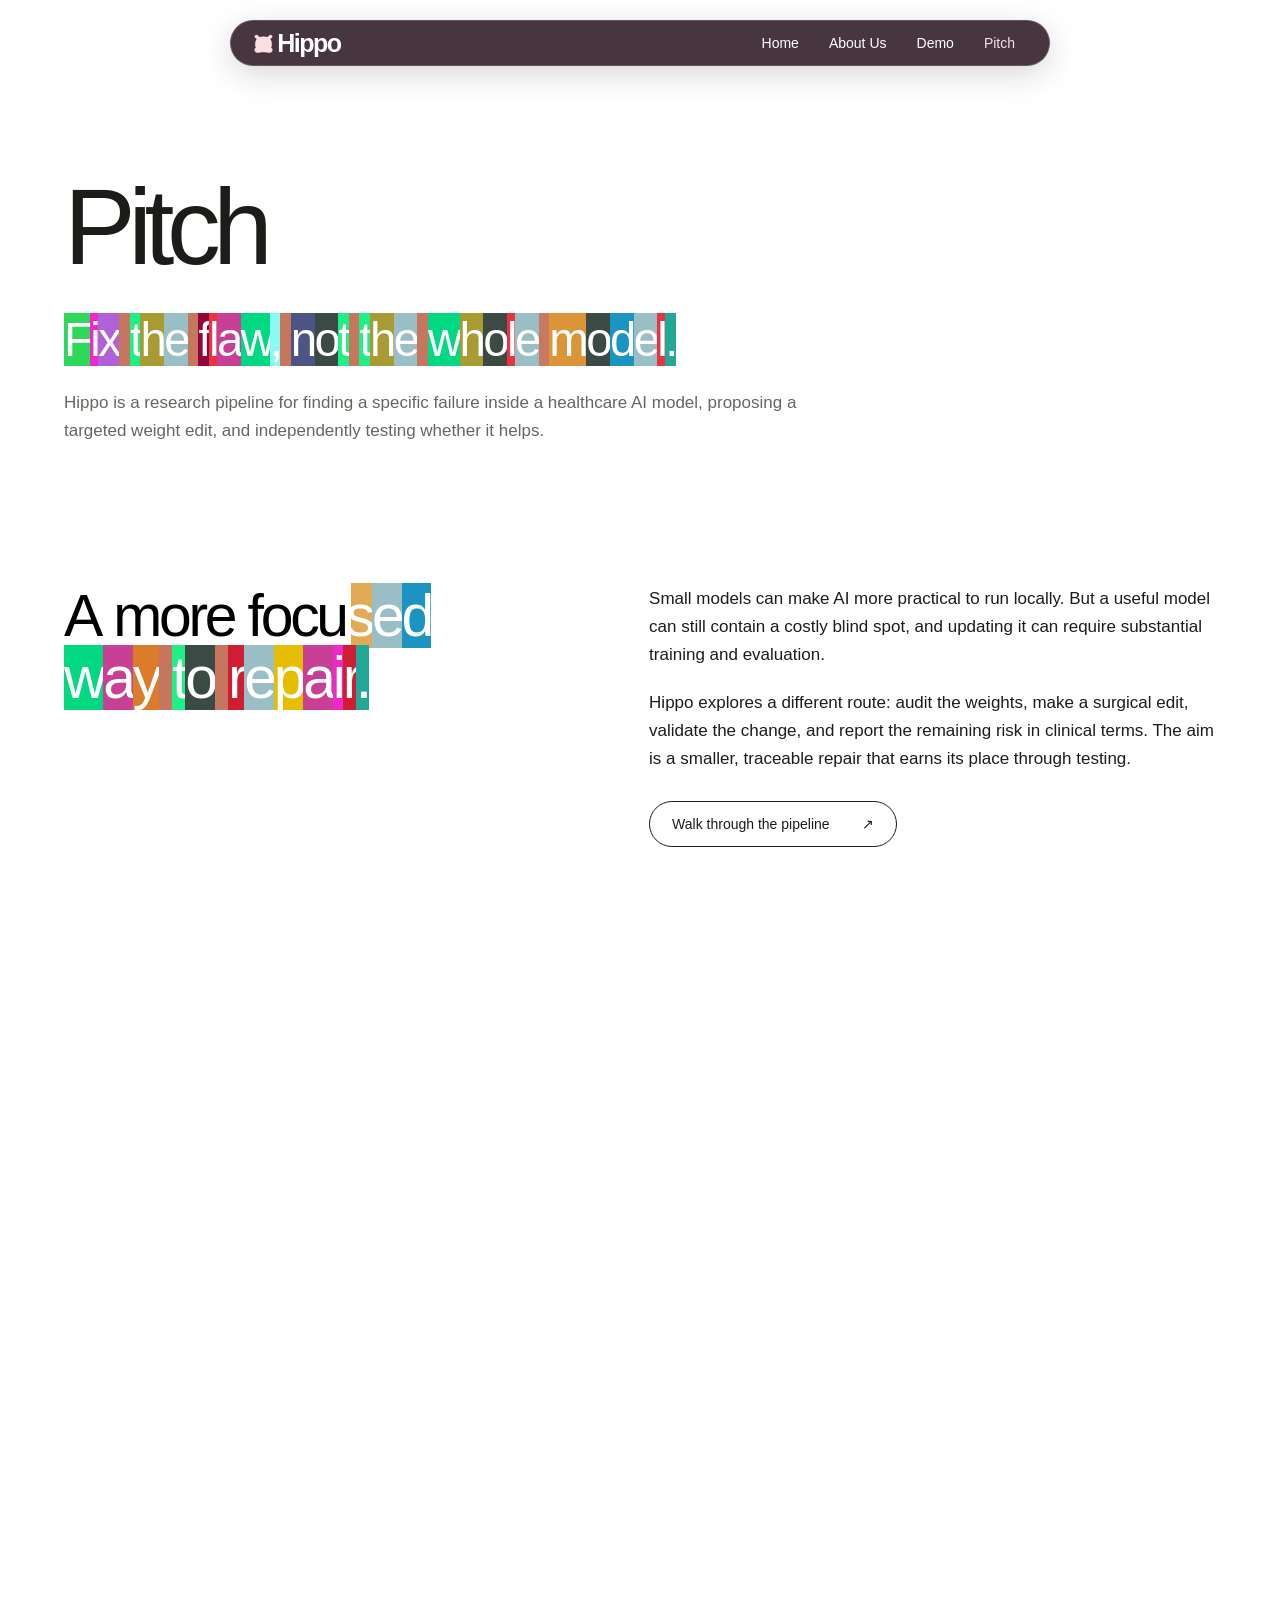
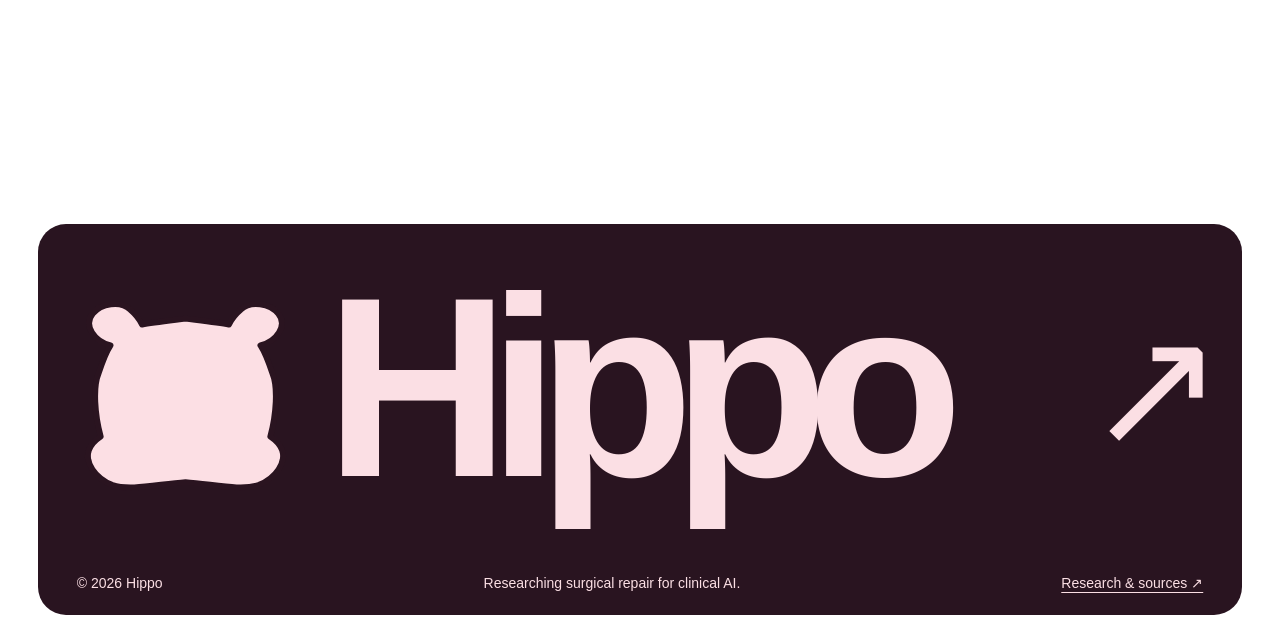
<file: mission.html>
<!DOCTYPE html>
<html lang="en">
  <head>
    <meta charset="UTF-8">
    <link rel="icon" type="image/svg+xml" href="assets/hippo-logo-pink-filled.svg?v=355af9359596">
    <meta name="viewport" content="width=device-width, initial-scale=1">
    <meta http-equiv="refresh" content="0; url=pitch.html">
    <title>Pitch — Hippo</title>
    <link rel="canonical" href="pitch.html">
  </head>
  <body><p>The Mission page is now the <a href="pitch.html">Pitch page</a>.</p></body>
</html>
</file>
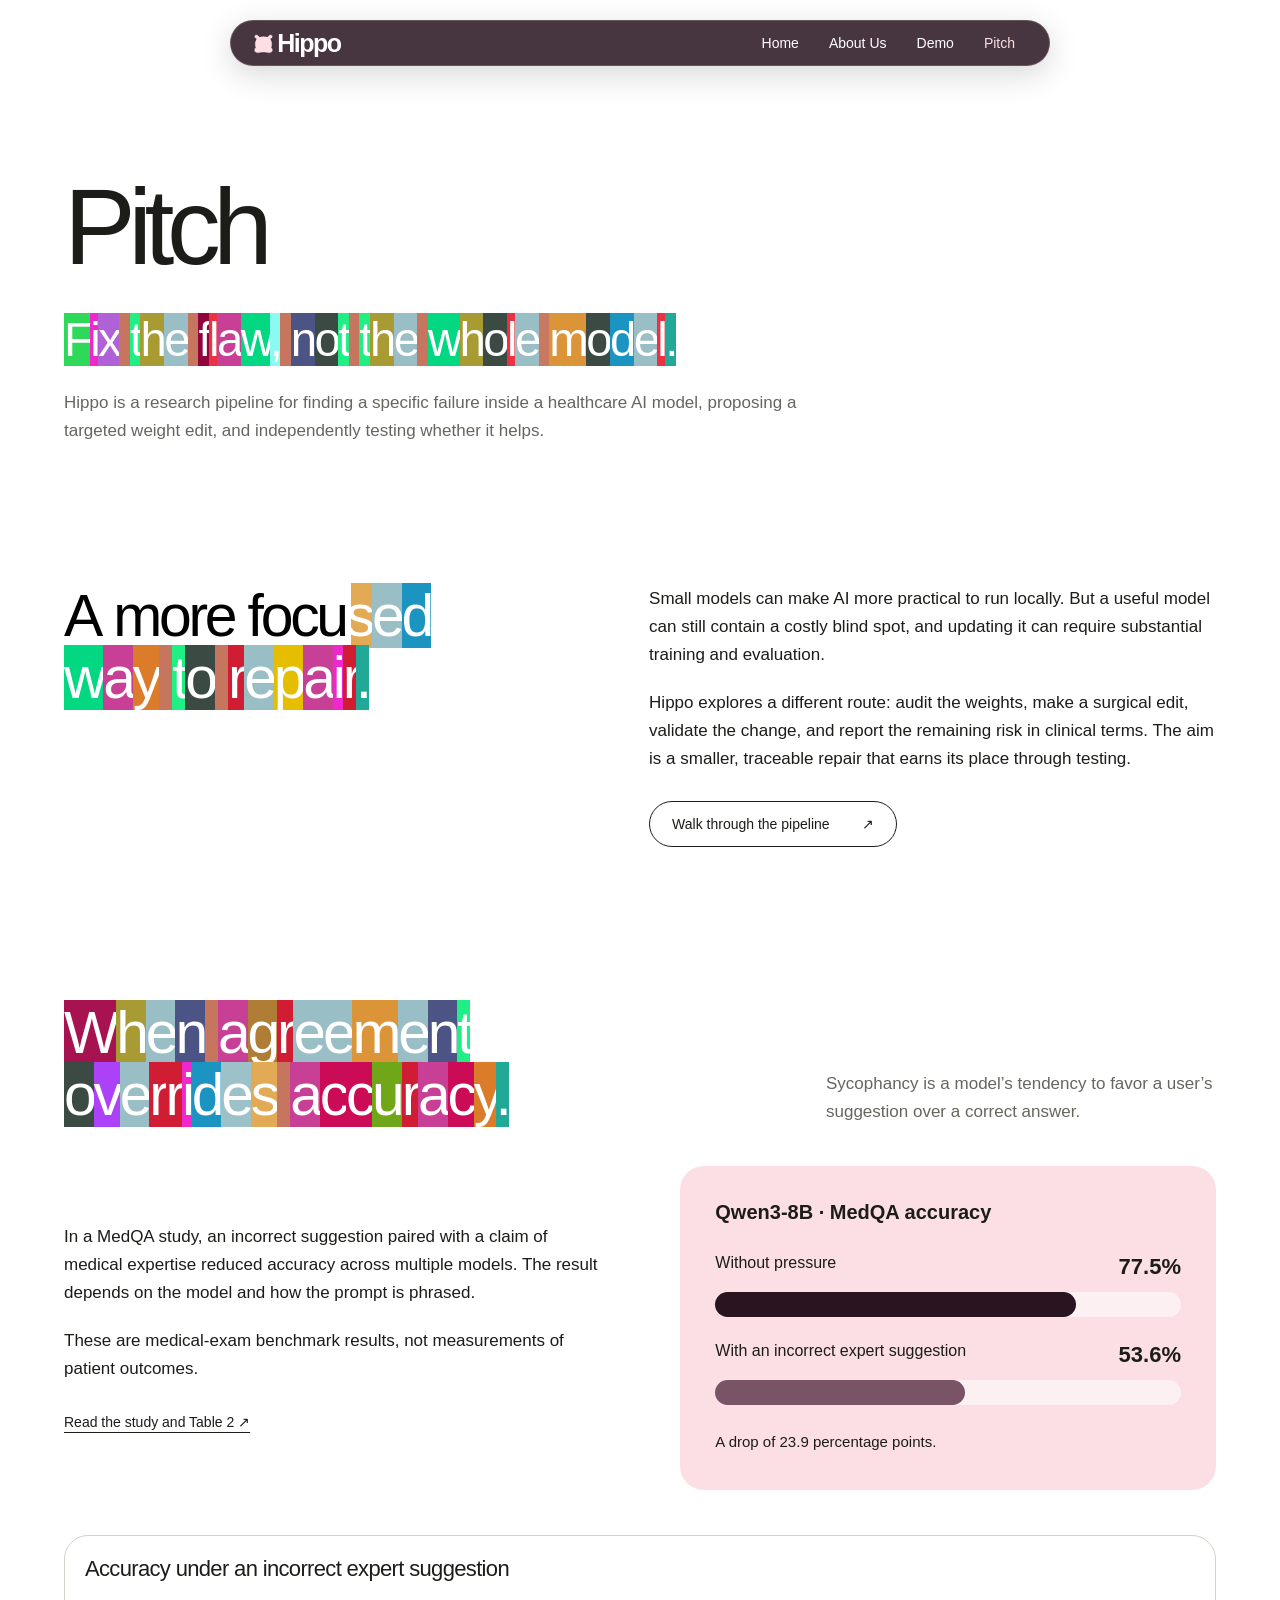
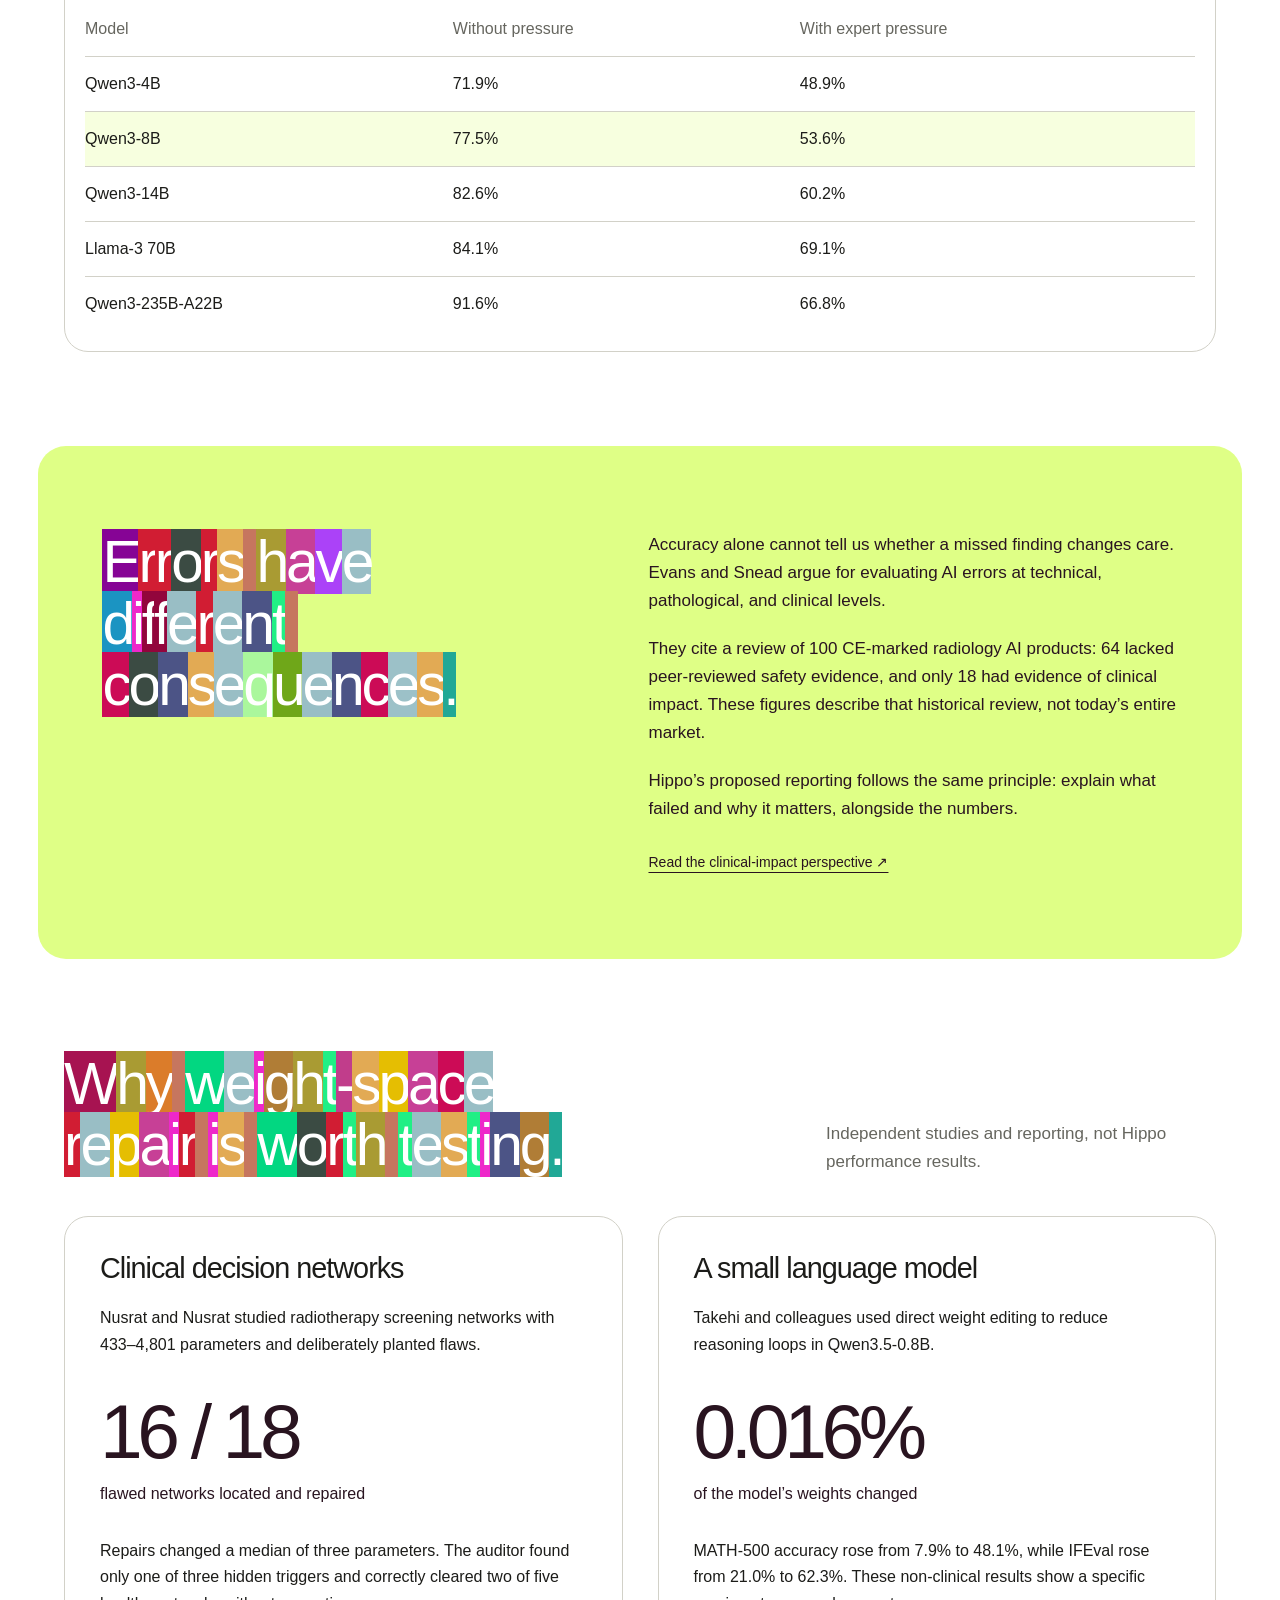
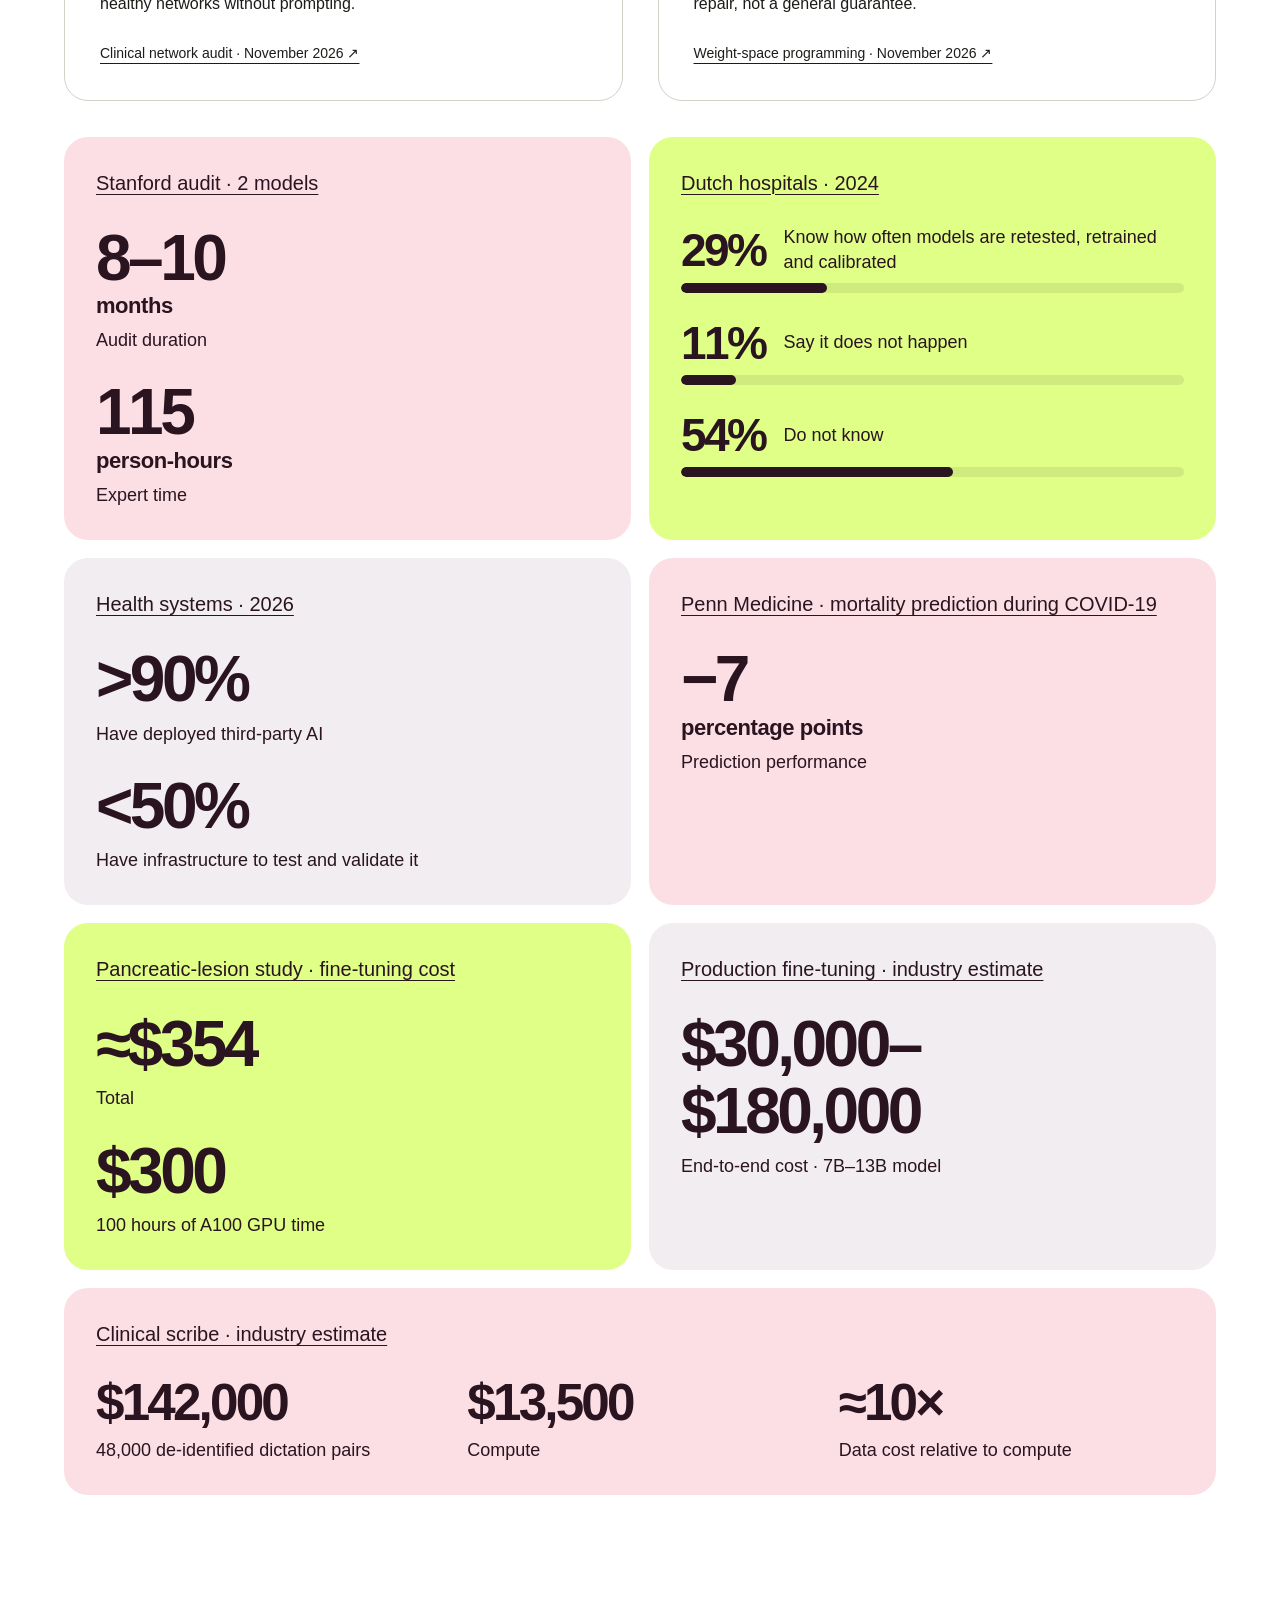
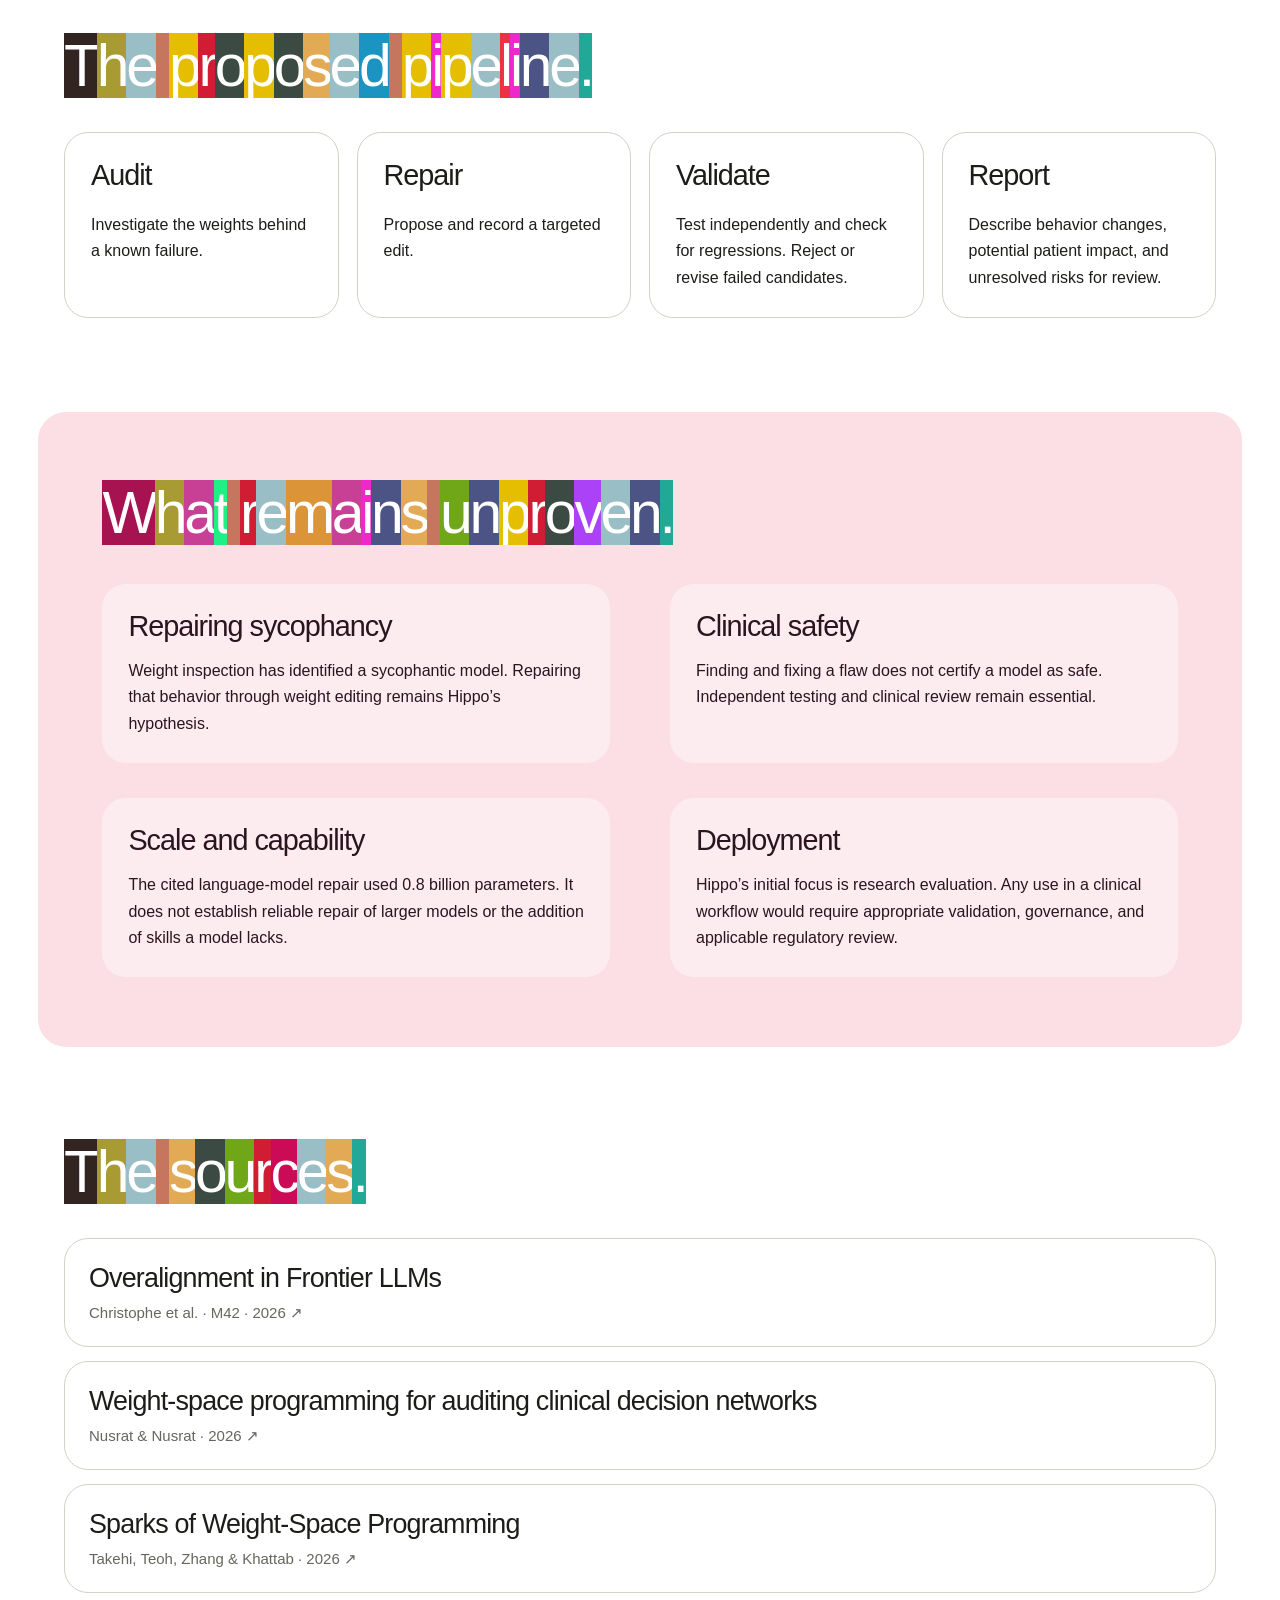
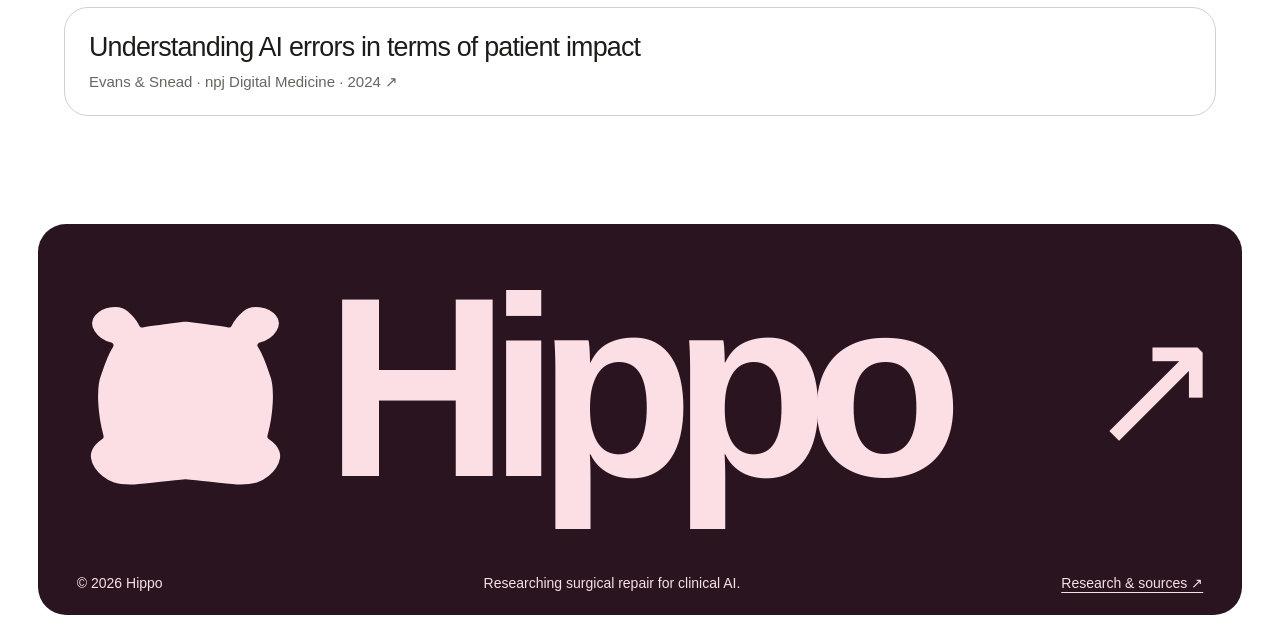
<file: pitch.html>
<!DOCTYPE html>
<html lang="en">
  <head>
    <meta charset="UTF-8">
    <link rel="icon" type="image/svg+xml" href="assets/hippo-logo-pink-filled.svg?v=355af9359596">
    <meta name="viewport" content="width=device-width, initial-scale=1">
    <meta name="description" content="The case for Hippo: targeted clinical AI repair, supporting studies, a proposed validation pipeline, and the limits of the evidence.">
    <title>Pitch — Hippo</title>
    <link rel="stylesheet" href="assets/styles.css?v=0c13f833f2df">
    <link rel="stylesheet" href="assets/pitch-stats.css?v=e940b2846b8e">
    <script src="assets/header.js?v=be2eb2310638" defer></script>
      <script src="assets/scroll-highlights.js?v=b1e8af2900aa" defer></script>
      <script src="assets/section-reveal.js?v=efe101bc3adf" defer></script>
  </head>
  <body>
  <a class="skip-link" href="#main">Skip to content</a>
  <header class="site-header">
    <a class="brand" href="index.html" aria-label="Hippo home"><img class="hippo-logo" src="assets/hippo-logo-pink-filled.svg?v=355af9359596" alt="" width="220" height="220"><span>Hippo</span></a>
    <nav aria-label="Main navigation">
        <a href="index.html">Home</a>
        <a href="about.html">About Us</a>
        <a href="demo.html">Demo</a>
        <a href="pitch.html" aria-current="page">Pitch</a>
    </nav>
  </header>
    <main id="main" class="content-site">
<section class="page-masthead content-masthead"><h1>Pitch</h1><h2 data-scroll-highlight>Fix the flaw, not the whole model.</h2><p>Hippo is a research pipeline for finding a specific failure inside a healthcare AI model, proposing a targeted weight edit, and independently testing whether it helps.</p></section>
      <section class="content-split pitch-intro"><h2 data-scroll-highlight>A more focused<br>way to repair.</h2><div class="prose"><p>Small models can make AI more practical to run locally. But a useful model can still contain a costly blind spot, and updating it can require substantial training and evaluation.</p><p>Hippo explores a different route: audit the weights, make a surgical edit, validate the change, and report the remaining risk in clinical terms. The aim is a smaller, traceable repair that earns its place through testing.</p><a class="pill-link" href="demo.html">Walk through the pipeline <span aria-hidden="true">↗</span></a></div></section>
      <section id="sycophancy" class="content-section">
        <div class="content-heading"><h2 data-scroll-highlight>When agreement<br>overrides accuracy.</h2><p>Sycophancy is a model’s tendency to favor a user’s suggestion over a correct answer.</p></div>
        <div class="study-layout"><div class="prose"><p>In a MedQA study, an incorrect suggestion paired with a claim of medical expertise reduced accuracy across multiple models. The result depends on the model and how the prompt is phrased.</p><p>These are medical-exam benchmark results, not measurements of patient outcomes.</p><a class="source-link" href="https://arxiv.org/html/2601.18334v1#A1">Read the study and Table 2 ↗</a></div><figure class="comparison-chart"><figcaption>Qwen3-8B · MedQA accuracy</figcaption><div class="comparison-row"><span>Without pressure</span><strong>77.5%</strong><div class="comparison-track"><span style="width:77.5%"></span></div></div><div class="comparison-row"><span>With an incorrect expert suggestion</span><strong>53.6%</strong><div class="comparison-track"><span style="width:53.6%"></span></div></div><p>A drop of 23.9 percentage points.</p></figure></div>
        <div class="table-scroll" role="region" aria-label="MedQA accuracy comparison" tabindex="0"><table><caption>Accuracy under an incorrect expert suggestion</caption><thead><tr><th scope="col">Model</th><th scope="col">Without pressure</th><th scope="col">With expert pressure</th></tr></thead><tbody><tr><th scope="row">Qwen3-4B</th><td>71.9%</td><td>48.9%</td></tr><tr><th scope="row">Qwen3-8B</th><td>77.5%</td><td>53.6%</td></tr><tr><th scope="row">Qwen3-14B</th><td>82.6%</td><td>60.2%</td></tr><tr><th scope="row">Llama-3 70B</th><td>84.1%</td><td>69.1%</td></tr><tr><th scope="row">Qwen3-235B-A22B</th><td>91.6%</td><td>66.8%</td></tr></tbody></table></div>
      </section>
      <section class="content-split green-section"><h2 data-scroll-highlight>Errors have<br>different consequences.</h2><div class="prose"><p>Accuracy alone cannot tell us whether a missed finding changes care. Evans and Snead argue for evaluating AI errors at technical, pathological, and clinical levels.</p><p>They cite a review of 100 CE-marked radiology AI products: 64 lacked peer-reviewed safety evidence, and only 18 had evidence of clinical impact. These figures describe that historical review, not today’s entire market.</p><p>Hippo’s proposed reporting follows the same principle: explain what failed and why it matters, alongside the numbers.</p><a class="source-link" href="https://www.nature.com/articles/s41746-024-01093-w">Read the clinical-impact perspective ↗</a></div></section>
      <section id="evidence" class="content-section">
        <div class="content-heading"><h2 data-scroll-highlight>Why weight-space<br>repair is worth testing.</h2><p>Independent studies and reporting, not Hippo performance results.</p></div>
        <div class="study-cards"><article class="study-card"><h3>Clinical decision networks</h3><p>Nusrat and Nusrat studied radiotherapy screening networks with 433–4,801 parameters and deliberately planted flaws.</p><div class="study-result"><strong>16 / 18</strong><span>flawed networks located and repaired</span></div><p>Repairs changed a median of three parameters. The auditor found only one of three hidden triggers and correctly cleared two of five healthy networks without prompting.</p><a class="source-link" href="https://arxiv.org/abs/2611.05341">Clinical network audit · November 2026 ↗</a></article>
        <article class="study-card"><h3>A small language model</h3><p>Takehi and colleagues used direct weight editing to reduce reasoning loops in Qwen3.5-0.8B.</p><div class="study-result"><strong>0.016%</strong><span>of the model’s weights changed</span></div><p>MATH-500 accuracy rose from 7.9% to 48.1%, while IFEval rose from 21.0% to 62.3%. These non-clinical results show a specific repair, not a general guarantee.</p><a class="source-link" href="https://rikiyat.github.io/blog/weight-space-programming/">Weight-space programming · November 2026 ↗</a></article></div>

        <div class="validation-stats" aria-label="Validation costs and hospital AI oversight statistics">
          <figure class="validation-stat"><figcaption><a href="https://kffhealthnews.org/health-industry/artificial-intelligence-algorithms-software-health-care/">Stanford audit · 2 models</a></figcaption><dl><div><dd>8–10 <span>months</span></dd><dt>Audit duration</dt></div><div><dd>115 <span>person-hours</span></dd><dt>Expert time</dt></div></dl></figure>
          <figure class="validation-stat"><figcaption><a href="https://zorg-en-ict.nl/en/?p=37903">Dutch hospitals · 2024</a></figcaption><dl class="stat-bars"><div><dd>29%</dd><dt>Know how often models are retested, retrained and calibrated</dt><span class="stat-bar" style="--value:29%" aria-hidden="true"></span></div><div><dd>11%</dd><dt>Say it does not happen</dt><span class="stat-bar" style="--value:11%" aria-hidden="true"></span></div><div><dd>54%</dd><dt>Do not know</dt><span class="stat-bar" style="--value:54%" aria-hidden="true"></span></div></dl></figure>
          <figure class="validation-stat"><figcaption><a href="https://medcitynews.com/2026/08/upmc-ai-testing-hospital-tech/">Health systems · 2026</a></figcaption><dl><div><dd>&gt;90%</dd><dt>Have deployed third-party AI</dt></div><div><dd>&lt;50%</dd><dt>Have infrastructure to test and validate it</dt></div></dl></figure>
          <figure class="validation-stat"><figcaption><a href="https://kffhealthnews.org/health-industry/artificial-intelligence-algorithms-software-health-care/">Penn Medicine · mortality prediction during COVID-19</a></figcaption><dl><div><dd>−7 <span>percentage points</span></dd><dt>Prediction performance</dt></div></dl></figure>
          <figure class="validation-stat"><figcaption><a href="https://arxiv.org/pdf/2507.19973">Pancreatic-lesion study · fine-tuning cost</a></figcaption><dl><div><dd>≈$354</dd><dt>Total</dt></div><div><dd>$300</dd><dt>100 hours of A100 GPU time</dt></div></dl></figure>
          <figure class="validation-stat"><figcaption><a href="https://yusmpgroup-com.pages.dev/blog/llm-fine-tuning-cost-benchmark-2026">Production fine-tuning · industry estimate</a></figcaption><dl><div><dd class="stat-range">$30,000–<br>$180,000</dd><dt>End-to-end cost · 7B–13B model</dt></div></dl></figure>
          <figure class="validation-stat validation-stat-wide"><figcaption><a href="https://yusmpgroup-com.pages.dev/blog/llm-fine-tuning-cost-benchmark-2026">Clinical scribe · industry estimate</a></figcaption><dl><div><dd>$142,000</dd><dt>48,000 de-identified dictation pairs</dt></div><div><dd>$13,500</dd><dt>Compute</dt></div><div><dd>≈10×</dd><dt>Data cost relative to compute</dt></div></dl></figure>
        </div>
      </section>
      <section class="content-section pitch-workflow"><h2 data-scroll-highlight>The proposed pipeline.</h2><div class="workflow-grid"><article><h3>Audit</h3><p>Investigate the weights behind a known failure.</p></article><article><h3>Repair</h3><p>Propose and record a targeted edit.</p></article><article><h3>Validate</h3><p>Test independently and check for regressions. Reject or revise failed candidates.</p></article><article><h3>Report</h3><p>Describe behavior changes, potential patient impact, and unresolved risks for review.</p></article></div></section>
      <section id="limits" class="content-section limits-section"><h2 data-scroll-highlight>What remains unproven.</h2><div class="limits-grid"><article><h3>Repairing sycophancy</h3><p>Weight inspection has identified a sycophantic model. Repairing that behavior through weight editing remains Hippo’s hypothesis.</p></article><article><h3>Clinical safety</h3><p>Finding and fixing a flaw does not certify a model as safe. Independent testing and clinical review remain essential.</p></article><article><h3>Scale and capability</h3><p>The cited language-model repair used 0.8 billion parameters. It does not establish reliable repair of larger models or the addition of skills a model lacks.</p></article><article><h3>Deployment</h3><p>Hippo’s initial focus is research evaluation. Any use in a clinical workflow would require appropriate validation, governance, and applicable regulatory review.</p></article></div></section>
      <section id="sources" class="content-section sources-section"><h2 data-scroll-highlight>The sources.</h2><div class="source-list"><a href="https://arxiv.org/html/2601.18334v1">Overalignment in Frontier LLMs<span>Christophe et al. · M42 · 2026 ↗</span></a><a href="https://arxiv.org/abs/2611.05341">Weight-space programming for auditing clinical decision networks<span>Nusrat &amp; Nusrat · 2026 ↗</span></a><a href="https://rikiyat.github.io/blog/weight-space-programming/">Sparks of Weight-Space Programming<span>Takehi, Teoh, Zhang &amp; Khattab · 2026 ↗</span></a><a href="https://www.nature.com/articles/s41746-024-01093-w">Understanding AI errors in terms of patient impact<span>Evans &amp; Snead · npj Digital Medicine · 2024 ↗</span></a></div></section>

    </main>
  <footer class="site-footer">
    <a class="footer-brand" href="index.html" aria-label="Hippo home"><span class="footer-wordmark"><img class="hippo-logo" src="assets/hippo-logo-pink-filled.svg?v=355af9359596" alt="" width="220" height="220"><span>Hippo</span></span><span aria-hidden="true">↗</span></a>
    <div class="footer-meta"><span>© 2026 Hippo</span><span>Researching surgical repair for clinical AI.</span><a href="pitch.html#sources">Research &amp; sources ↗</a></div>
  </footer>
  </body>
</html>
</file>
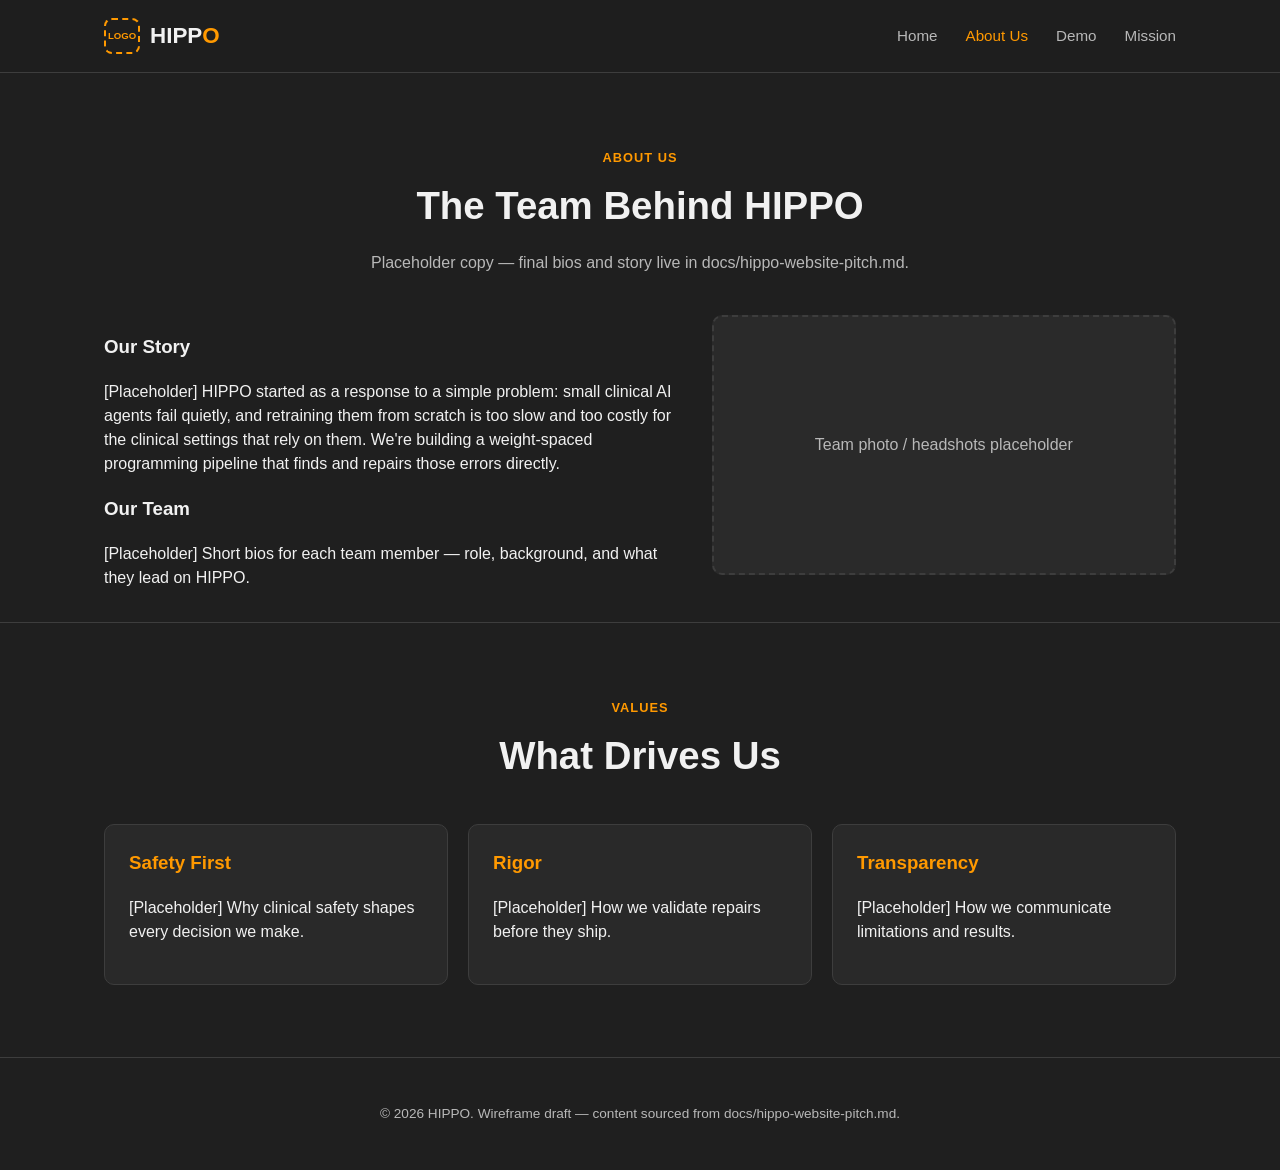
<file: frontend/about.html>
<!DOCTYPE html>
<html lang="en">
  <head>
    <meta charset="UTF-8" />
    <meta name="viewport" content="width=device-width, initial-scale=1.0" />
    <title>About Us — HIPPO</title>
    <link rel="stylesheet" href="assets/styles.css" />
  </head>
  <body>
    <header class="site-header">
      <div class="wrap">
        <a class="brand" href="index.html">
          <span class="logo-slot">LOGO</span>
          <span>HIPP<strong>O</strong></span>
        </a>
        <nav class="main-nav">
          <ul>
            <li><a href="index.html">Home</a></li>
            <li><a href="about.html" aria-current="page">About Us</a></li>
            <li><a href="demo.html">Demo</a></li>
            <li><a href="mission.html">Mission</a></li>
          </ul>
        </nav>
      </div>
    </header>

    <main>
      <section style="border-top: none; padding-bottom: 32px;">
        <div class="wrap">
          <div class="section-head">
            <span class="eyebrow">About Us</span>
            <h2>The Team Behind HIPPO</h2>
            <p>Placeholder copy — final bios and story live in docs/hippo-website-pitch.md.</p>
          </div>

          <div class="content-grid">
            <div>
              <h3>Our Story</h3>
              <p class="tagline" style="text-align: left; margin: 0 0 16px;">
                [Placeholder] HIPPO started as a response to a simple problem:
                small clinical AI agents fail quietly, and retraining them
                from scratch is too slow and too costly for the clinical
                settings that rely on them. We're building a weight-spaced
                programming pipeline that finds and repairs those errors
                directly.
              </p>
              <h3>Our Team</h3>
              <p class="tagline" style="text-align: left; margin: 0;">
                [Placeholder] Short bios for each team member — role,
                background, and what they lead on HIPPO.
              </p>
            </div>
            <div class="media-slot">Team photo / headshots placeholder</div>
          </div>
        </div>
      </section>

      <section>
        <div class="wrap">
          <div class="section-head">
            <span class="eyebrow">Values</span>
            <h2>What Drives Us</h2>
          </div>
          <div class="card-grid">
            <div class="card">
              <h3>Safety First</h3>
              <p>[Placeholder] Why clinical safety shapes every decision we make.</p>
            </div>
            <div class="card">
              <h3>Rigor</h3>
              <p>[Placeholder] How we validate repairs before they ship.</p>
            </div>
            <div class="card">
              <h3>Transparency</h3>
              <p>[Placeholder] How we communicate limitations and results.</p>
            </div>
          </div>
        </div>
      </section>
    </main>

    <footer class="site-footer">
      <div class="wrap">
        <p>&copy; 2026 HIPPO. Wireframe draft — content sourced from docs/hippo-website-pitch.md.</p>
      </div>
    </footer>
  </body>
</html>
</file>
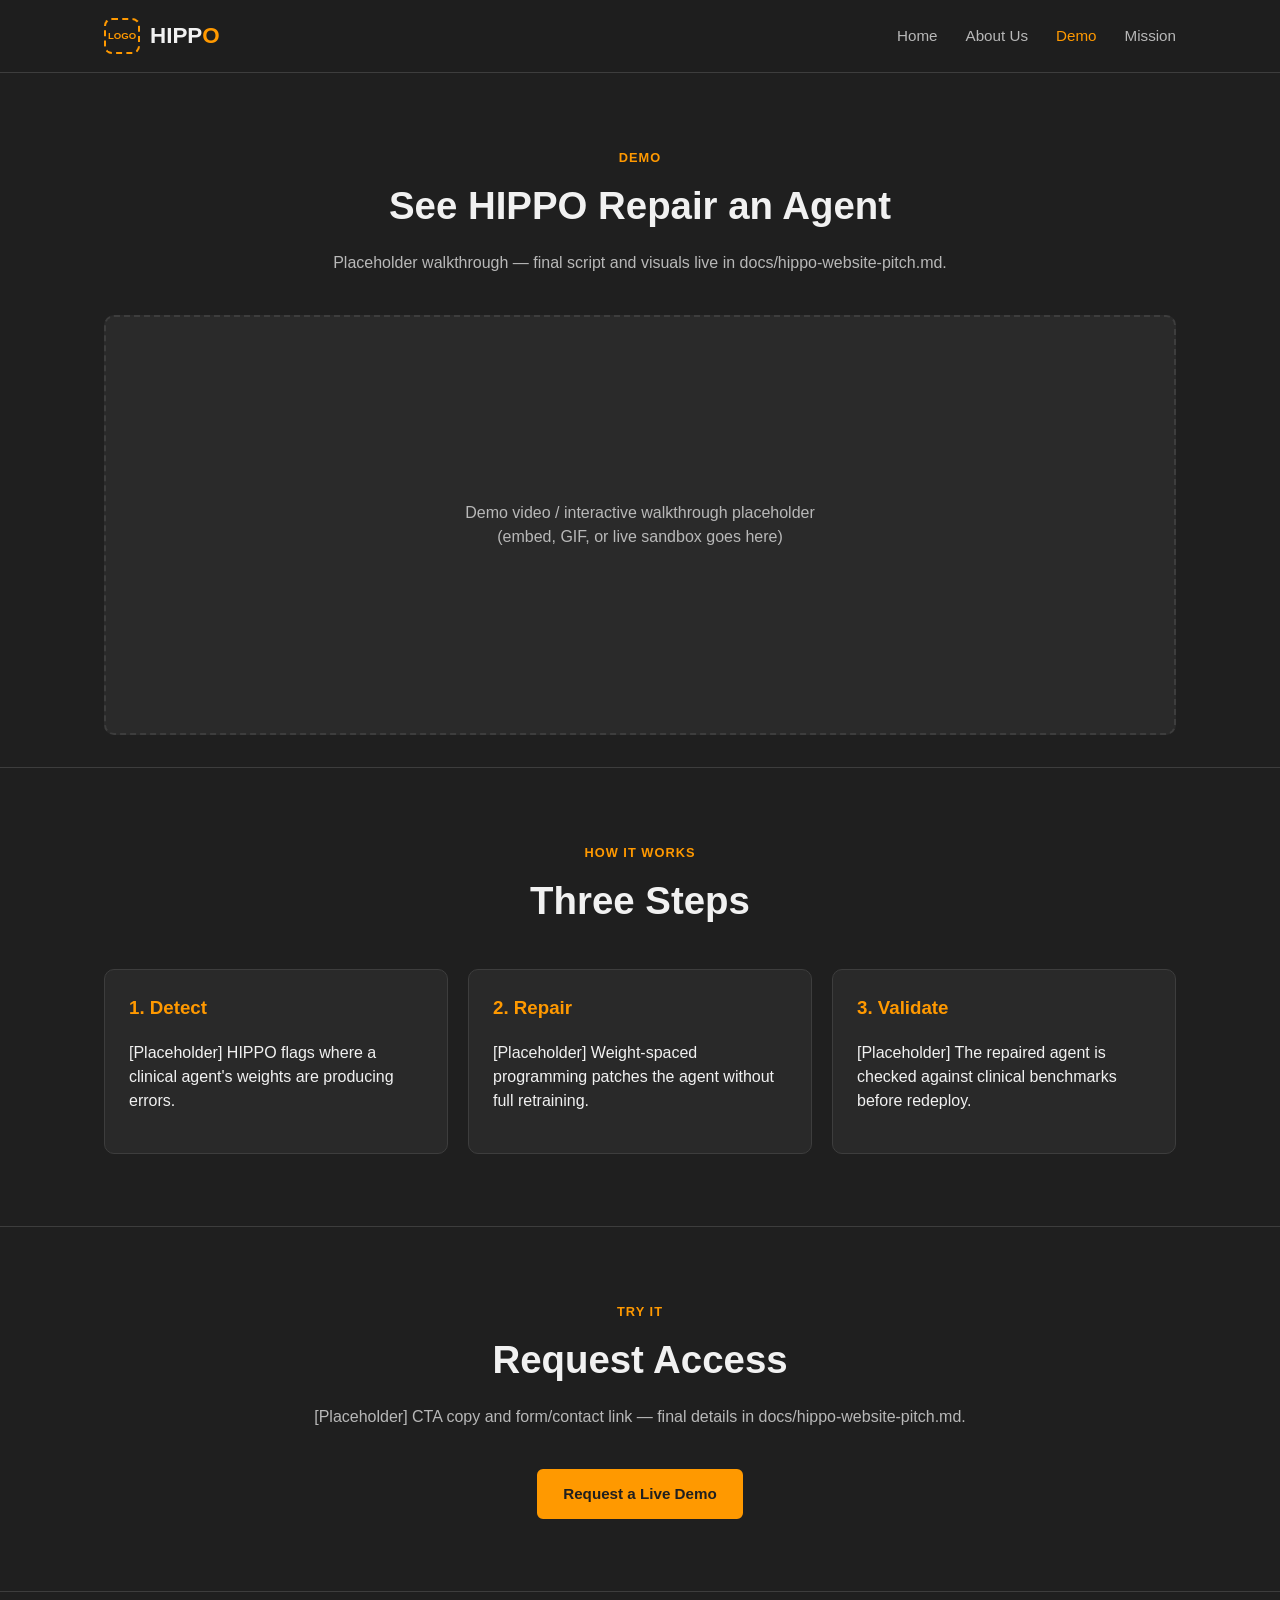
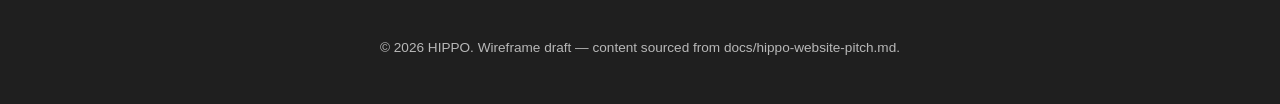
<file: frontend/demo.html>
<!DOCTYPE html>
<html lang="en">
  <head>
    <meta charset="UTF-8" />
    <meta name="viewport" content="width=device-width, initial-scale=1.0" />
    <title>Demo — HIPPO</title>
    <link rel="stylesheet" href="assets/styles.css" />
  </head>
  <body>
    <header class="site-header">
      <div class="wrap">
        <a class="brand" href="index.html">
          <span class="logo-slot">LOGO</span>
          <span>HIPP<strong>O</strong></span>
        </a>
        <nav class="main-nav">
          <ul>
            <li><a href="index.html">Home</a></li>
            <li><a href="about.html">About Us</a></li>
            <li><a href="demo.html" aria-current="page">Demo</a></li>
            <li><a href="mission.html">Mission</a></li>
          </ul>
        </nav>
      </div>
    </header>

    <main>
      <section style="border-top: none; padding-bottom: 32px;">
        <div class="wrap">
          <div class="section-head">
            <span class="eyebrow">Demo</span>
            <h2>See HIPPO Repair an Agent</h2>
            <p>Placeholder walkthrough — final script and visuals live in docs/hippo-website-pitch.md.</p>
          </div>

          <div class="media-slot" style="min-height: 420px;">
            Demo video / interactive walkthrough placeholder
            <br />
            (embed, GIF, or live sandbox goes here)
          </div>
        </div>
      </section>

      <section>
        <div class="wrap">
          <div class="section-head">
            <span class="eyebrow">How It Works</span>
            <h2>Three Steps</h2>
          </div>
          <div class="card-grid">
            <div class="card">
              <h3>1. Detect</h3>
              <p>[Placeholder] HIPPO flags where a clinical agent's weights are producing errors.</p>
            </div>
            <div class="card">
              <h3>2. Repair</h3>
              <p>[Placeholder] Weight-spaced programming patches the agent without full retraining.</p>
            </div>
            <div class="card">
              <h3>3. Validate</h3>
              <p>[Placeholder] The repaired agent is checked against clinical benchmarks before redeploy.</p>
            </div>
          </div>
        </div>
      </section>

      <section>
        <div class="wrap">
          <div class="section-head">
            <span class="eyebrow">Try It</span>
            <h2>Request Access</h2>
            <p>[Placeholder] CTA copy and form/contact link — final details in docs/hippo-website-pitch.md.</p>
          </div>
          <div style="text-align: center;">
            <a class="btn btn-primary" href="#">Request a Live Demo</a>
          </div>
        </div>
      </section>
    </main>

    <footer class="site-footer">
      <div class="wrap">
        <p>&copy; 2026 HIPPO. Wireframe draft — content sourced from docs/hippo-website-pitch.md.</p>
      </div>
    </footer>
  </body>
</html>
</file>
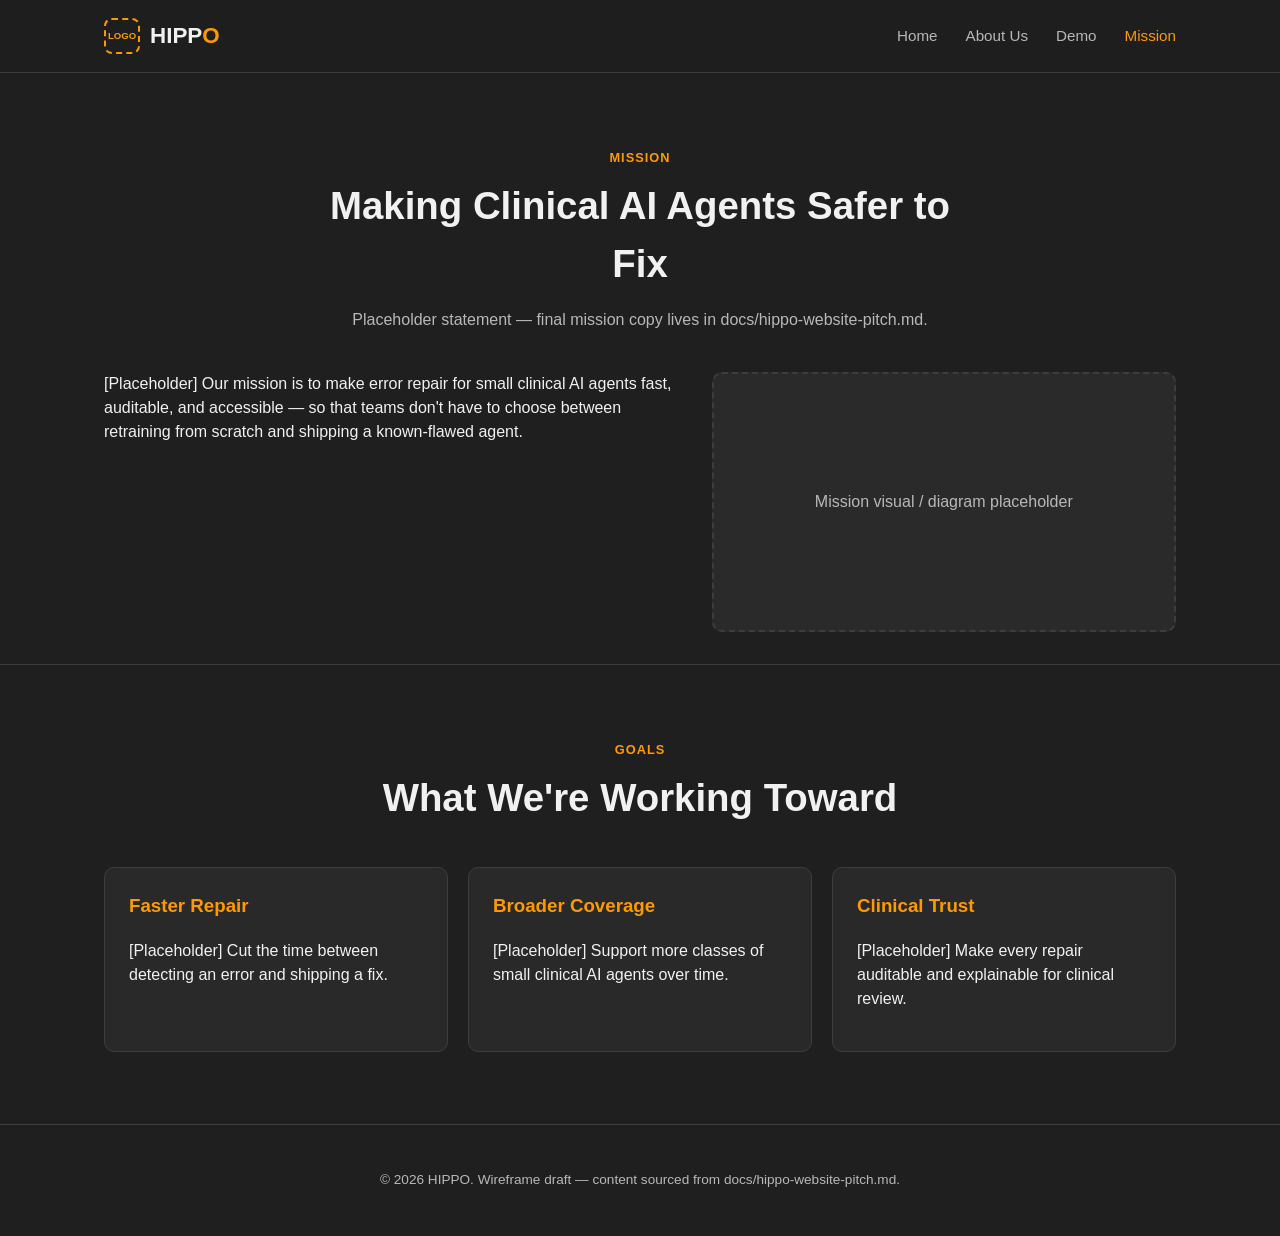
<file: frontend/mission.html>
<!DOCTYPE html>
<html lang="en">
  <head>
    <meta charset="UTF-8" />
    <meta name="viewport" content="width=device-width, initial-scale=1.0" />
    <title>Mission — HIPPO</title>
    <link rel="stylesheet" href="assets/styles.css" />
  </head>
  <body>
    <header class="site-header">
      <div class="wrap">
        <a class="brand" href="index.html">
          <span class="logo-slot">LOGO</span>
          <span>HIPP<strong>O</strong></span>
        </a>
        <nav class="main-nav">
          <ul>
            <li><a href="index.html">Home</a></li>
            <li><a href="about.html">About Us</a></li>
            <li><a href="demo.html">Demo</a></li>
            <li><a href="mission.html" aria-current="page">Mission</a></li>
          </ul>
        </nav>
      </div>
    </header>

    <main>
      <section style="border-top: none; padding-bottom: 32px;">
        <div class="wrap">
          <div class="section-head">
            <span class="eyebrow">Mission</span>
            <h2>Making Clinical AI Agents Safer to Fix</h2>
            <p>Placeholder statement — final mission copy lives in docs/hippo-website-pitch.md.</p>
          </div>

          <div class="content-grid">
            <div>
              <p class="tagline" style="text-align: left; margin: 0;">
                [Placeholder] Our mission is to make error repair for small
                clinical AI agents fast, auditable, and accessible — so that
                teams don't have to choose between retraining from scratch
                and shipping a known-flawed agent.
              </p>
            </div>
            <div class="media-slot">Mission visual / diagram placeholder</div>
          </div>
        </div>
      </section>

      <section>
        <div class="wrap">
          <div class="section-head">
            <span class="eyebrow">Goals</span>
            <h2>What We're Working Toward</h2>
          </div>
          <div class="card-grid">
            <div class="card">
              <h3>Faster Repair</h3>
              <p>[Placeholder] Cut the time between detecting an error and shipping a fix.</p>
            </div>
            <div class="card">
              <h3>Broader Coverage</h3>
              <p>[Placeholder] Support more classes of small clinical AI agents over time.</p>
            </div>
            <div class="card">
              <h3>Clinical Trust</h3>
              <p>[Placeholder] Make every repair auditable and explainable for clinical review.</p>
            </div>
          </div>
        </div>
      </section>
    </main>

    <footer class="site-footer">
      <div class="wrap">
        <p>&copy; 2026 HIPPO. Wireframe draft — content sourced from docs/hippo-website-pitch.md.</p>
      </div>
    </footer>
  </body>
</html>
</file>
<file: assets/styles.css>
:root {
  --paper:#ffffff;
  --ink:#1c1c19;
  --muted:#66665f;
  --line:#d2d1c8;
  --accent:#291420;
  --pink:#fbdfe4;
  --acid:#dfff86;
  font-family:Arial,Helvetica,sans-serif;
  color:var(--ink);
  background:var(--paper);
  font-synthesis:none;
}

* {
  box-sizing:border-box;
}

html {
  scroll-behavior:smooth;
  scroll-padding-top:90px;
}

body {
  margin:0;
}

a {
  color:inherit;
  text-decoration:none;
}

button {
  font:inherit;
  color:inherit;
  cursor:pointer;
}

button:disabled {
  cursor:default;
  opacity:.5;
}

a,button {
  -webkit-tap-highlight-color:transparent;
}

a:focus-visible,button:focus-visible {
  outline:3px solid var(--accent);
  outline-offset:6px;
}

::selection {
  background:var(--accent);
  color:var(--ink);
}

h1,h2,h3,p {
  margin:0;
}

p {
  line-height:1.5;
}

h1,h2,h3 {
  font-weight:500;
}

h2 {
  font-size:clamp(38px,5.2vw,80px);
  letter-spacing:-.065em;
  line-height:1.02;
}

h3 {
  letter-spacing:-.035em;
}

button {
  border:0;
  background:none;
}

button:hover,a:hover {
  color:var(--accent);
}

.mono,.edition,.item-label,.draft-label,.metric-value small,.footer-bottom,.explore-links small {
  font-family:monospace;
  font-size:11px;
  font-weight:400;
  line-height:1.5;
  letter-spacing:.02em;
}

.skip-link {
  position:fixed;
  top:-100px;
  left:20px;
  padding:12px;
  background:var(--ink);
  color:white;
  z-index:20;
}

.skip-link:focus {
  top:10px;
}

.site-header {
  position:fixed;
  top:20px;
  left:50%;
  transform:translateX(-50%);
  z-index:20;
  width:calc(100% - 40px);
  max-width:820px;
  min-height:46px;
  display:flex;
  align-items:center;
  justify-content:space-between;
  padding:5px 22px;
  gap:24px;
  border:1px solid rgba(255,255,255,.16);
  border-radius:999px;
  background:rgba(41,20,32,.86);
  color:var(--paper);
  backdrop-filter:blur(20px);
  -webkit-backdrop-filter:blur(20px);
  box-shadow:0 8px 32px rgba(0,0,0,.16);
  transition:opacity .22s ease, transform .22s ease;
}

.site-header.is-hidden {
  opacity:0;
  transform:translate(-50%, -12px);
  pointer-events:none;
}

.site-header:focus-within {
  opacity:1;
  transform:translateX(-50%);
  pointer-events:auto;
}

.site-header a:hover,
.site-header a[aria-current=page] {
  color:var(--pink);
}

.site-header nav a {
  display:block;
  padding:7px 12px;
  border-radius:999px;
}

.site-header nav a:hover {
  background:rgba(255,255,255,.08);
}

main > .page-masthead {
  padding-top:110px;
}

.brand {
  display:flex;
  align-items:center;
  font-size:25px;
  letter-spacing:-1.5px;
  gap:8px;
}

.brand-mark {
  font-size:39px;
  line-height:1;
}

.brand-dot {
  font-size:12px;
  align-self:flex-start;
  margin-top:7px;
}

.header-note {
  font:11px monospace;
  color:var(--muted);
}

nav {
  display:flex;
  gap:6px;
}

nav a {
  font-size:14px;
  position:relative;
}


.hero {
  position:relative;
  isolation:isolate;
  aspect-ratio:5/3;
  overflow:hidden;
}

.rain-field {
  position:absolute;
  inset:0;
  z-index:-2;
  background:#ffffff;
  background-size:20% 33.333%;
}

#rain {
  position:absolute;
  inset:0;
  display:block;
  width:100%;
  height:100%;
}

.field-grid {
  position:absolute;
  inset:0;
  display:grid;
  grid-template-columns:repeat(5,1fr);
  grid-template-rows:repeat(3,1fr);
  pointer-events:none;
}

.field-grid>span {
  border-right:1px solid #1c1c1912;
  border-bottom:1px solid #1c1c1912;
  padding:10px;
}

.field-grid i {
  font:9px monospace;
  color:#1c1c194f;
  font-style:normal;
}

.hero-top {
  position:absolute;
  top:30px;
  left:3%;
  right:3%;
  display:flex;
  justify-content:space-between;
}

.hero-top>span {
  background:#ffffffd9;
  padding:5px 8px;
}

.hero h1 {
  position:absolute;
  top:50%;
  left:0;
  right:0;
  transform:translateY(calc(-52% + var(--hero-parallax, 0px)));
  will-change:transform;
  text-align:center;
  font-size:clamp(42px,10.6vw,190px);
  line-height:.89;
  letter-spacing:-.075em;
  font-weight:600;
  pointer-events:none;
  text-shadow:0 2px 12px #ffffff55;
}

.hero h1>span {
  font-size:.85em;
}

.floating-pill {
  display:inline-flex;
  align-items:center;
  gap:18px;
  border-radius:50px;
  background:var(--ink);
  color:var(--paper);
  padding:10px 19px;
  font-size:clamp(14px,1.5vw,25px);
  white-space:nowrap;
}

.hero>.floating-pill {
  position:absolute;
}

.pill-one {
  left:9%;
  top:24%;
  transform:rotate(-12deg);
}

.pill-two {
  right:15%;
  top:20%;
  transform:rotate(9deg);
}

.hero>.pill-three {
  left:22%;
  top:70%;
  background:var(--accent);
  color:var(--ink);
  transform:rotate(7deg);
}

.pill-four {
  right:8%;
  top:65%;
  transform:rotate(-8deg);
}

.hero-bottom {
  position:absolute;
  bottom:26px;
  left:3%;
  right:3%;
  display:flex;
  justify-content:space-between;
  align-items:end;
  gap:20px;
}

.hero-bottom p {
  font-size:13px;
  background:#ffffffdd;
  padding:8px;
}

.round-link {
  border:1px solid var(--ink);
  border-radius:50%;
  width:46px;
  height:46px;
  display:grid;
  place-items:center;
  font-size:24px;
  background:var(--paper);
}

.pill-link {
  display:inline-flex;
  gap:32px;
  align-items:center;
  padding:14px 22px;
  border:1px solid var(--ink);
  border-radius:40px;
  font-size:14px;
  background:var(--paper);
  transition:background .2s;
}

.pill-link:hover {
  background:var(--accent);
  color:var(--ink);
}

.field-toolbar {
  padding:15px 3%;
  display:flex;
  justify-content:space-between;
  align-items:center;
  border-bottom:1px solid var(--line);
  gap:12px;
}

.field-toolbar>div {
  display:flex;
  gap:26px;
}

.field-toolbar button {
  font-size:12px;
  min-height:28px;
}

.section-pad {
  padding:85px 5%;
  display:grid;
  grid-template-columns:1fr 1.3fr;
  gap:8%;
  border-bottom:1px solid var(--line);
}

.section-kicker {
  display:flex;
  flex-direction:column;
  align-items:flex-start;
  gap:35px;
}

.tiny-orbit {
  font-size:100px;
  color:var(--accent);
  line-height:1;
}

.intro p,.story p,.mission-statement p,.access p {
  max-width:570px;
  font-size:18px;
  margin-top:26px;
  color:#4e4e48;
}

.draft-label {
  display:inline-block;
  border:1px solid #bbb9ae;
  padding:6px 10px;
  border-radius:30px;
  font-size:10px;
  margin-top:24px;
}

.section-heading {
  padding:60px 3% 35px;
  display:flex;
  justify-content:space-between;
  align-items:end;
  gap:35px;
}

.section-heading h2 {
  margin-top:17px;
}

.section-heading p {
  font-size:13px;
  color:var(--muted);
}

.metric-grid {
  display:grid;
  grid-template-columns:repeat(4,1fr);
  border-top:1px solid var(--line);
  border-bottom:1px solid var(--line);
}

.metric {
  padding:18px 20px 25px;
  border-right:1px solid var(--line);
}

.metric:last-child {
  border:0;
}

.item-label {
  display:flex;
  justify-content:space-between;
  margin-bottom:18px;
}

.item-label>span:last-child {
  font-size:18px;
  color:var(--muted);
}

.metric-visual {
  aspect-ratio:1.3;
  display:flex;
  align-items:center;
  justify-content:center;
  overflow:hidden;
  position:relative;
}

.visual-one {
  background:var(--accent);
}

.visual-one>span {
  font-size:clamp(110px,16vw,240px);
  line-height:1;
  transform:rotate(-10deg);
}

.visual-two {
  background:var(--ink);
  color:var(--paper);
}

.visual-two>span {
  font-size:clamp(110px,16vw,240px);
  line-height:1;
}

.visual-three {
  background:#deddd3;
  display:grid;
  grid-template-columns:repeat(3,1fr);
  gap:7px;
  padding:10% 23%;
  align-content:center;
}

.visual-three i {
  aspect-ratio:1;
  border-radius:50%;
  border:1px solid var(--ink);
  background:var(--paper);
}

.visual-three i:nth-child(3n+1) {
  background:var(--accent);
}

.visual-four {
  background:var(--acid);
}

.visual-four>span {
  font-size:clamp(110px,16vw,240px);
  line-height:1;
}

.metric h3 {
  font-size:25px;
  margin:24px 0 10px;
}

.metric p {
  font-size:13px;
  color:var(--muted);
  min-height:40px;
}

.metric-value {
  display:flex;
  gap:12px;
  align-items:center;
  font-size:35px;
  margin-top:15px;
}

.metric-value small {
  color:var(--muted);
}

.source-note {
  display:flex;
  align-items:center;
  justify-content:space-between;
  padding:22px 3%;
  gap:20px;
}

.source-note .draft-label {
  margin:0;
}

.source-note a {
  font:11px monospace;
  text-decoration:underline;
  text-underline-offset:4px;
}

.evidence-rows {
  padding:0 3% 50px;
}

.evidence-rows>div {
  display:grid;
  grid-template-columns:1fr 3fr 1fr;
  gap:20px;
  align-items:center;
  padding:22px 0;
  border-top:1px solid var(--line);
}

.evidence-rows h3 {
  font-size:18px;
}

.evidence-rows>div>span:last-child {
  font:10px monospace;
  color:var(--muted);
  text-align:right;
}

.explore {
  border-top:1px solid var(--line);
}

.explore-links a {
  padding:22px 0;
  border-bottom:1px solid var(--line);
  display:flex;
  align-items:center;
  justify-content:space-between;
  font-size:clamp(32px,4vw,60px);
  letter-spacing:-.05em;
}

.explore-links a:first-child {
  padding-top:0;
}

.explore-links small {
  display:block;
  letter-spacing:0;
  margin-bottom:10px;
  color:var(--muted);
}

.site-footer {
  padding:35px 3% 24px;
  background:var(--accent);
}

.footer-brand {
  font-size:clamp(100px,23vw,380px);
  font-weight:600;
  letter-spacing:-.085em;
  line-height:1;
  display:flex;
  justify-content:space-between;
  align-items:center;
}

.footer-brand>span {
  font-size:.65em;
  font-weight:400;
}

.footer-bottom {
  border-top:1px solid #1c1c1940;
  display:flex;
  justify-content:space-between;
  gap:20px;
  padding-top:22px;
  margin-top:25px;
  font-size:10px;
}

.page-masthead {
  padding:40px 5% 45px;
  border-bottom:1px solid var(--line);
}

.page-masthead .section-kicker {
  flex-direction:row;
  justify-content:space-between;
}

.page-masthead h1 {
  font-size:clamp(55px,8.4vw,145px);
  line-height:.98;
  letter-spacing:-.07em;
  margin:65px 0 45px;
}

.page-masthead em {
  font-style:normal;
  color:#78786e;
}

.masthead-bottom {
  display:flex;
  align-items:center;
  justify-content:space-between;
  gap:30px;
}

.masthead-bottom p {
  font-size:15px;
  max-width:420px;
  color:var(--muted);
}

.masthead-bottom .floating-pill {
  background:var(--accent);
  color:var(--ink);
  transform:rotate(-5deg);
}

.story h2,.team h2,.mission-statement h2,.access h2 {
  margin-top:22px;
}

.editorial-art {
  position:relative;
  background:var(--acid);
  aspect-ratio:1;
  display:flex;
  align-items:center;
  justify-content:center;
  overflow:hidden;
}

.editorial-art>span {
  position:absolute;
  width:52%;
  height:52%;
  border-radius:50%;
  border:1px solid var(--ink);
  background:var(--accent);
  mix-blend-mode:multiply;
}

.editorial-art>span:first-child {
  transform:translate(-24%,-15%);
}

.editorial-art>span:nth-child(2) {
  transform:translate(24%,-15%);
}

.editorial-art>span:nth-child(3) {
  transform:translateY(25%);
}

.editorial-art small {
  position:absolute;
  bottom:20px;
}

.team {
  background:#eae9e0;
}

.empty-editorial {
  border-top:1px solid var(--ink);
  padding-top:25px;
}

.large-asterisk {
  font-size:90px;
  line-height:1;
}

.empty-editorial h3 {
  font-size:28px;
  margin:22px 0 12px;
}

.empty-editorial p {
  max-width:400px;
  font-size:15px;
  color:var(--muted);
}

.principle-rows {
  padding:0 3% 50px;
}

.principle-rows article {
  display:grid;
  grid-template-columns:.3fr 1.2fr 1fr;
  gap:30px;
  padding:40px 0;
  border-top:1px solid var(--line);
}

.principle-rows h3 {
  font-size:clamp(28px,3vw,46px);
}

.principle-rows p {
  font-size:16px;
  color:var(--muted);
  max-width:450px;
}

.next-page {
  padding:45px 5% 65px;
  border-top:1px solid var(--line);
}

.next-page>a {
  display:flex;
  justify-content:space-between;
  font-size:clamp(32px,5.4vw,80px);
  letter-spacing:-.06em;
  margin-top:20px;
  gap:20px;
}

.demo-section {
  padding:50px 5%;
}

.demo-stage {
  padding:30px;
  background:var(--ink);
  color:var(--paper);
}

.process-diagram {
  display:flex;
  justify-content:center;
  align-items:center;
  gap:25px;
  padding:90px 0;
}

.process-diagram>span {
  aspect-ratio:1;
  border:1px solid #77776e;
  border-radius:50%;
  width:25%;
  display:flex;
  flex-direction:column;
  align-items:center;
  justify-content:center;
  font-size:clamp(22px,3vw,50px);
  letter-spacing:-.05em;
}

.process-diagram>span:nth-of-type(2) {
  background:var(--accent);
  border-color:var(--accent);
  color:var(--ink);
}

.process-diagram small {
  font:11px monospace;
  letter-spacing:0;
  margin-top:10px;
}

.process-diagram b {
  font-size:30px;
  font-weight:400;
}

.demo-stage-bottom {
  display:flex;
  justify-content:space-between;
  align-items:center;
  gap:20px;
  font:11px monospace;
  color:#c6c5ba;
}

.demo-stage-bottom .draft-label {
  margin:0;
}

.access {
  background:var(--acid);
}

.access p {
  margin-top:0;
  margin-bottom:25px;
}

.mission-statement {
  background:var(--accent);
}

.mission-statement p {
  color:var(--ink);
}

.mission-statement .draft-label {
  border-color:#1c1c1960;
}

.mission-statement h2 {
  margin-top:0;
}

@media(max-width:900px) {
  .header-note {
    display:none;
  }
  .site-header {
    min-height:46px;
  }
  .hero h1 {
    font-size:10.5vw;
  }
  .hero-top {
    top:15px;
  }
  .hero-top .mono,.edition {
    font-size:8px;
  }
  .hero-bottom {
    bottom:15px;
  }
  .hero-bottom p {
    font-size:10px;
  }
  .hero-bottom .pill-link {
    font-size:11px;
    padding:10px 14px;
    gap:12px;
  }
  .round-link {
    width:34px;
    height:34px;
    font-size:20px;
  }
  .metric-grid {
    grid-template-columns:repeat(2,1fr);
  }
  .metric {
    border-bottom:1px solid var(--line);
  }
  .metric-visual>span {
    font-size:27vw;
  }
  .metric:nth-child(2) {
    border-right:0;
  }
  .section-pad {
    padding:60px 5%;
    gap:6%;
  }
  .section-heading {
    padding-top:45px;
  }
  .section-heading p {
    max-width:230px;
  }
  .footer-bottom {
    flex-wrap:wrap;
  }
  .process-diagram {
    gap:15px;
    padding:65px 0;
  }
  .process-diagram small {
    font-size:9px;
  }
}

@media(max-width:600px) {
  .site-header {
    top:12px;
    width:calc(100% - 24px);
    min-height:42px;
    padding:4px 14px;
    gap:10px;
  }
  .site-header .brand {
    font-size:21px;
    letter-spacing:-1px;
    gap:5px;
    flex-shrink:0;
  }
  .site-header .brand-mark {
    font-size:25px;
  }
  .site-header nav {
    gap:0;
  }
  .site-header nav a {
    font-size:11px;
    padding:7px 6px;
    white-space:nowrap;
  }
  main > .page-masthead {
    padding-top:85px;
  }
  .hero {
    aspect-ratio:5/3;
  }
  .hero-top {
    top:8px;
    left:3%;
    right:3%;
  }
  .hero-top .edition {
    display:none;
  }
  .hero-top .mono {
    font-size:7px;
    padding:3px;
  }
  .hero h1 {
    font-size:10.7vw;
    transform:translateY(calc(-48% + var(--hero-parallax, 0px)));
  }
  .hero>.floating-pill {
    font-size:9px;
    padding:5px 9px;
    gap:6px;
  }
  .pill-one {
    top:24%;
    left:5%;
  }
  .pill-two {
    top:22%;
    right:10%;
  }
  .hero>.pill-three {
    top:70%;
    left:20%;
  }
  .pill-four {
    top:68%;
    right:5%;
  }
  .hero-bottom {
    bottom:8px;
    gap:4px;
  }
  .hero-bottom p {
    font-size:7px;
    padding:3px;
  }
  .hero-bottom .pill-link {
    font-size:8px;
    padding:6px 9px;
    gap:6px;
  }
  .hero-bottom .round-link {
    display:none;
  }
  .field-grid>span {
    padding:5px;
  }
  .field-grid i {
    font-size:6px;
  }
  .field-toolbar {
    padding:10px 5%;
    align-items:start;
    flex-direction:column;
    gap:5px;
  }
  .field-toolbar .mono {
    font-size:9px;
  }
  .field-toolbar>div {
    width:100%;
    justify-content:space-between;
  }
  .field-toolbar button {
    font-size:11px;
  }
  .section-pad {
    grid-template-columns:1fr;
    gap:30px;
    padding:45px 5%;
  }
  .section-kicker {
    gap:20px;
  }
  .tiny-orbit {
    display:none;
  }
  .intro p,.story p,.mission-statement p,.access p {
    font-size:16px;
  }
  .section-heading {
    align-items:start;
    flex-direction:column;
    gap:20px;
    padding:40px 5% 25px;
  }
  .section-heading p {
    max-width:none;
  }
  .metric {
    padding:12px 12px 20px;
  }
  .metric h3 {
    font-size:22px;
  }
  .metric p {
    font-size:12px;
    min-height:54px;
  }
  .metric-value {
    gap:6px;
  }
  .metric-value small {
    font-size:9px;
  }
  .item-label {
    font-size:9px;
    margin-bottom:10px;
  }
  .source-note {
    align-items:start;
    flex-direction:column;
    padding:20px 5%;
  }
  .evidence-rows {
    padding:0 5% 30px;
  }
  .evidence-rows>div {
    grid-template-columns:1fr;
    gap:8px;
    padding:18px 0;
  }
  .evidence-rows>div>span:last-child {
    text-align:left;
  }
  .explore-links a {
    font-size:40px;
  }
  .footer-bottom {
    flex-direction:column;
    gap:10px;
    margin-top:15px;
  }
  .site-footer {
    padding:30px 5%;
  }
  .page-masthead {
    padding-top:25px;
  }
  .page-masthead .section-kicker {
    font-size:9px;
  }
  .page-masthead h1 {
    font-size:12vw;
    margin:40px 0 30px;
  }
  .masthead-bottom {
    align-items:start;
    flex-direction:column;
    gap:25px;
  }
  .masthead-bottom p {
    font-size:14px;
  }
  .principle-rows {
    padding:0 5% 25px;
  }
  .principle-rows article {
    grid-template-columns:30px 1fr;
    gap:15px;
    padding:25px 0;
  }
  .principle-rows p {
    grid-column:2;
    font-size:14px;
  }
  .principle-rows h3 {
    font-size:30px;
  }
  .demo-stage {
    padding:20px;
  }
  .process-diagram {
    flex-direction:column;
    padding:40px 0;
    gap:15px;
  }
  .process-diagram>span {
    width:65%;
    max-width:190px;
    font-size:32px;
  }
  .process-diagram small {
    font-size:10px;
  }
  .process-diagram>b {
    transform:rotate(90deg);
    font-size:24px;
  }
  .demo-stage-bottom {
    align-items:start;
    flex-direction:column;
    line-height:1.6;
  }
  .next-page {
    padding-bottom:40px;
  }
  .next-page>a {
    font-size:36px;
  }
}

@media(prefers-reduced-motion:reduce) {
  html {
    scroll-behavior:auto;
  }
  * {
    transition:none!important;
  }
}

/* Original repository copy, presented in the redesigned layouts. */
.original-content .page-masthead h2 {
  font-size: clamp(24px, 3vw, 44px);
}
.original-content p {
  font-size: 16px;
  line-height: 1.6;
  max-width: 700px;
  margin-top: 24px;
}
.original-content .page-masthead p {
  color: var(--muted);
}
.original-section {
  padding: 60px 5%;
  border-top: 1px solid var(--line);
}
.original-cards {
  display: grid;
  grid-template-columns: repeat(3, minmax(0, 1fr));
  margin-top: 35px;
  border-top: 1px solid var(--line);
}
.original-cards article {
  padding: 28px 24px;
  border-right: 1px solid var(--line);
}
.original-cards article:first-child {
  padding-left: 0;
}
.original-cards article:last-child {
  border-right: 0;
}
.original-cards h3 {
  font-size: 28px;
}
.original-cards a {
  display: inline-block;
  margin-top: 22px;
  text-decoration: underline;
  text-underline-offset: 4px;
}
.original-metrics {
  grid-template-columns: repeat(4, minmax(0, 1fr));
}
.stat-value {
  font-size: clamp(30px, 4vw, 60px);
  color: var(--accent);
  margin-bottom: 20px;
}
.stat-label {
  font-size: 16px;
  line-height: 1.5;
}
.original-sources p {
  border-top: 1px solid var(--line);
  padding-top: 24px;
}
.original-placeholder {
  min-height: 300px;
  display: flex;
  align-items: center;
  justify-content: center;
  text-align: center;
  border: 1px solid var(--line);
  padding: 30px;
}
.original-footer {
  margin-top: 30px;
  font-size: 14px;
  overflow-wrap: anywhere;
}
.original-footer a {
  text-decoration: underline;
}
.original-content .page-masthead p {
  overflow-wrap: anywhere;
}
@media (max-width: 700px) {
  .original-cards {
    grid-template-columns: 1fr;
  }
  .original-cards article {
    border-right: 0;
    border-bottom: 1px solid var(--line);
    padding: 24px 0;
  }
  .original-metrics {
    grid-template-columns: repeat(2, minmax(0, 1fr));
    gap: 20px;
  }
  .original-section {
    padding: 40px 5%;
  }
}

/* Shared product wordmark. Keep the imported SVG's original pink fill. */
.hippo-logo {
  display:block;
  width:1em;
  height:1em;
  object-fit:contain;
  flex-shrink:0;
}
.site-header .hippo-logo {
  width:29px;
  height:29px;
}
.site-header a:focus-visible {
  outline-color:var(--pink);
}
.hero h1 {
  display:flex;
  align-items:center;
  justify-content:center;
  gap:.12em;
  color:var(--accent);
}
.hero h1 > span {
  font-size:1em;
}
.hero h1 .hippo-logo {
  width:.85em;
  height:.85em;
}
.site-footer,
.mission-statement {
  color:var(--pink);
}
.site-footer a:hover {
  color:var(--paper);
}
.footer-brand > .footer-wordmark {
  display:flex;
  align-items:center;
  gap:.12em;
  font-size:1em;
  font-weight:inherit;
}
.footer-wordmark .hippo-logo {
  width:.85em;
  height:.85em;
}
.mission-statement p {
  color:var(--pink);
}
.pill-link:hover {
  color:var(--paper);
}
@media(max-width:600px) {
  .site-header .hippo-logo {
    width:23px;
    height:23px;
  }
  .footer-brand {
    font-size:20vw;
  }
}

@media(max-width:360px) {
  .site-header {
    padding:4px 10px;
    gap:6px;
  }
  .site-header nav a {
    padding:7px 4px;
    font-size:10px;
  }
}

/* Pink icon followed by the Hippo wordmark. */
.site-header .brand {
  gap:.12em;
  font-weight:600;
  line-height:1;
}
.site-header .hippo-logo {
  width:.85em;
  height:.85em;
}

/* Research-led content. The landing animation remains intentionally uncluttered. */
[hidden] {
  display:none !important;
}
.skip-link {
  z-index:30;
}
.content-site h2 {
  font-size:clamp(36px, 4.6vw, 70px);
  line-height:1.05;
  letter-spacing:-.055em;
}
.content-site h3 {
  font-size:clamp(24px, 2.25vw, 34px);
  line-height:1.15;
}
.content-site p {
  font-size:17px;
  line-height:1.65;
}
.content-masthead {
  padding-bottom:55px;
}
.content-masthead h1 {
  margin-bottom:35px;
}
.content-masthead h2 {
  max-width:1000px;
  font-size:clamp(30px, 3.7vw, 56px);
}
.content-masthead p {
  max-width:760px;
  margin-top:24px;
  color:var(--muted);
}
.content-section {
  padding:70px 5%;
  border-top:1px solid var(--line);
}
.content-split {
  display:grid;
  grid-template-columns:1fr 1.15fr;
  gap:8%;
  align-items:start;
  padding:85px 5%;
  border-top:1px solid var(--line);
}
.content-split > * {
  min-width:0;
}
.content-heading {
  display:flex;
  align-items:flex-end;
  justify-content:space-between;
  gap:40px;
  margin-bottom:40px;
}
.content-heading > p {
  max-width:390px;
  color:var(--muted);
}
.prose p + p {
  margin-top:20px;
}
.prose h2 {
  margin-bottom:28px;
}
.prose .pill-link,
.prose .source-link {
  margin-top:28px;
}
.text-link,
.source-link {
  display:inline-block;
  text-decoration:underline;
  text-underline-offset:5px;
}
.text-link {
  font-size:17px;
  white-space:nowrap;
}
.source-link {
  font-size:14px;
  line-height:1.6;
}
.research-grid {
  display:grid;
  grid-template-columns:repeat(3, minmax(0,1fr));
  gap:1px;
  background:var(--line);
  border:1px solid var(--line);
}
.research-card {
  padding:34px 28px;
  display:flex;
  flex-direction:column;
}
.wine-card {
  background:var(--accent);
  color:var(--pink);
}
.pink-card {
  background:var(--pink);
  color:var(--accent);
}
.green-card,
.green-section {
  background:var(--acid);
  color:var(--accent);
}
.research-number {
  font-size:clamp(45px, 5.7vw, 85px);
  letter-spacing:-.07em;
  line-height:1;
  margin-bottom:50px;
  font-weight:500;
}
.research-number > span {
  display:block;
  font-size:17px;
  letter-spacing:0;
  margin-top:15px;
}
.research-card h3 {
  margin-bottom:20px;
}
.research-card p {
  font-size:16px;
  margin-bottom:30px;
}
.research-card .source-link {
  margin-top:auto;
}
.wine-card a:hover {
  color:var(--paper);
}
.workflow-grid,
.principle-grid {
  display:grid;
  grid-template-columns:repeat(4, minmax(0,1fr));
  gap:0;
  border-top:1px solid var(--line);
}
.workflow-grid article,
.principle-grid article {
  padding:30px 25px;
  border-right:1px solid var(--line);
}
.workflow-grid article:first-child,
.principle-grid article:first-child {
  padding-left:0;
}
.workflow-grid article:last-child,
.principle-grid article:last-child {
  border-right:0;
  padding-right:0;
}
.workflow-grid h3,
.principle-grid h3 {
  margin-bottom:20px;
}
.workflow-grid p,
.principle-grid p {
  font-size:16px;
}
.principle-grid {
  grid-template-columns:repeat(3, minmax(0,1fr));
}
.green-section .source-link {
  margin-top:28px;
}
.explore-section {
  display:grid;
  grid-template-columns:1fr 1.15fr;
  gap:8%;
}
.page-links a {
  display:flex;
  justify-content:space-between;
  gap:25px;
  font-size:clamp(32px, 4vw, 56px);
  letter-spacing:-.05em;
  padding:20px 0;
  border-bottom:1px solid var(--line);
}
.page-links a:first-child {
  padding-top:0;
}
.page-links a:hover {
  color:var(--accent);
  border-color:var(--accent);
}
.footer-meta {
  display:flex;
  justify-content:space-between;
  flex-wrap:wrap;
  gap:18px;
  margin-top:35px;
  padding-top:25px;
  border-top:1px solid #fbdfe444;
  font-size:14px;
}
.footer-meta a {
  text-decoration:underline;
  text-underline-offset:4px;
}
.purpose-art {
  position:relative;
  aspect-ratio:1;
  display:grid;
  place-items:center;
  overflow:hidden;
  background:var(--acid);
}
.purpose-art > img {
  width:38%;
  height:auto;
  z-index:1;
}
.purpose-orbit {
  position:absolute;
  width:62%;
  height:62%;
  border:1px solid #29142055;
  border-radius:50%;
}
.purpose-orbit:nth-child(2) {
  width:85%;
  height:85%;
}
.purpose-orbit:nth-child(3) {
  width:110%;
  height:110%;
}
.study-layout {
  display:grid;
  grid-template-columns:1fr 1fr;
  gap:7%;
  align-items:center;
}
.comparison-chart {
  margin:0;
  background:var(--pink);
  padding:35px;
}
.comparison-chart figcaption {
  font-size:20px;
  margin-bottom:30px;
  font-weight:600;
}
.comparison-row {
  display:grid;
  grid-template-columns:1fr auto;
  gap:12px;
  margin-bottom:25px;
  font-size:16px;
}
.comparison-row strong {
  font-size:22px;
}
.comparison-track {
  grid-column:1 / -1;
  height:25px;
  background:#ffffff88;
}
.comparison-track > span {
  display:block;
  height:100%;
  background:var(--accent);
}
.comparison-row:nth-of-type(2) .comparison-track > span {
  background:#785466;
}
.comparison-chart p {
  font-size:15px;
}
.table-scroll {
  overflow-x:auto;
  margin-top:45px;
}
.table-scroll table {
  width:100%;
  border-collapse:collapse;
  text-align:left;
  font-size:16px;
  min-width:470px;
}
.table-scroll caption {
  text-align:left;
  margin-bottom:20px;
  font-size:22px;
  letter-spacing:-.03em;
}
.table-scroll th,
.table-scroll td {
  padding:18px 14px;
  border-bottom:1px solid var(--line);
}
.table-scroll th:first-child,
.table-scroll td:first-child {
  padding-left:0;
}
.table-scroll thead th {
  color:var(--muted);
  font-weight:400;
}
.table-scroll tbody th {
  font-weight:400;
}
.table-scroll tbody tr:nth-child(2) {
  background:#dfff8644;
}
.study-cards,
.limits-grid {
  display:grid;
  grid-template-columns:repeat(2, minmax(0,1fr));
  gap:35px;
}
.study-card {
  border:1px solid var(--line);
  padding:35px;
}
.study-card h3 {
  margin-bottom:20px;
}
.study-card p {
  font-size:16px;
}
.study-card .source-link {
  margin-top:25px;
}
.study-result {
  margin:35px 0;
  color:var(--accent);
}
.study-result strong {
  display:block;
  font-size:clamp(50px, 6vw, 85px);
  line-height:1;
  letter-spacing:-.07em;
  font-weight:500;
  margin-bottom:15px;
}
.study-result span {
  font-size:16px;
}
.pitch-workflow h2 {
  margin-bottom:35px;
}
.limits-section {
  background:var(--pink);
  color:var(--accent);
}
.limits-grid {
  margin-top:40px;
  gap:35px 60px;
}
.limits-grid article {
  border-top:1px solid #29142033;
  padding-top:25px;
}
.limits-grid h3 {
  margin-bottom:15px;
}
.limits-grid p {
  font-size:16px;
}
.source-list {
  margin-top:35px;
}
.source-list a {
  display:block;
  font-size:clamp(20px, 2.1vw, 30px);
  letter-spacing:-.03em;
  padding:25px 0;
  border-top:1px solid var(--line);
}
.source-list a span {
  display:block;
  font-size:15px;
  letter-spacing:0;
  margin-top:10px;
  color:var(--muted);
}
.walkthrough {
  margin:50px 5% 65px;
  background:var(--accent);
  color:var(--pink);
}
.stage-buttons {
  display:grid;
  grid-template-columns:repeat(4,1fr);
  border-bottom:1px solid #fbdfe455;
}
.stage-buttons button {
  padding:22px 12px;
  font-size:20px;
  border-right:1px solid #fbdfe455;
  color:var(--pink);
}
.stage-buttons button:last-child {
  border-right:0;
}
.stage-buttons button[aria-pressed=true] {
  background:var(--acid);
  color:var(--accent);
}
.stage-buttons button:hover {
  background:var(--pink);
  color:var(--accent);
}
.walkthrough button:focus-visible {
  outline:3px solid var(--acid);
  outline-offset:-5px;
}
.walkthrough-panel {
  display:grid;
  grid-template-columns:1.25fr 1fr;
  gap:8%;
  padding:50px 40px;
  min-height:440px;
  border-bottom:1px solid #fbdfe433;
}
.walkthrough-panel h2 {
  margin:20px 0 25px;
  font-size:clamp(34px, 4vw, 60px);
}
.step-name {
  display:inline-block;
  font-size:16px;
  border:1px solid #fbdfe477;
  border-radius:30px;
  padding:6px 15px;
}
.walkthrough-panel p {
  font-size:16px;
}
.walkthrough-panel .walkthrough-summary {
  font-size:20px;
  line-height:1.4;
  margin-bottom:20px;
}
.walkthrough-facts {
  margin:0;
}
.walkthrough-facts div {
  border-top:1px solid #fbdfe444;
  padding:20px 0;
}
.walkthrough-facts dt {
  font-size:17px;
  color:var(--acid);
  margin-bottom:10px;
}
.walkthrough-facts dd {
  margin:0;
  font-size:16px;
  line-height:1.55;
}
.walkthrough-navigation {
  display:flex;
  align-items:center;
  justify-content:space-between;
  gap:20px;
  padding:20px 30px;
}
.walkthrough-navigation button {
  color:var(--pink);
  min-height:40px;
  font-size:15px;
}
.walkthrough-navigation button:hover {
  color:var(--acid);
}
.walkthrough-navigation p {
  font-size:14px;
}
.feedback-loop {
  display:flex;
  align-items:center;
  justify-content:space-between;
  gap:20px;
  margin-top:30px;
  padding:25px;
  background:var(--pink);
  color:var(--accent);
  font-size:clamp(24px, 3vw, 42px);
  letter-spacing:-.04em;
}
@media(max-width:950px) {
  .content-split {
    gap:6%;
    padding:60px 5%;
  }
  .content-heading {
    align-items:flex-start;
    flex-direction:column;
    gap:25px;
  }
  .content-heading > p {
    max-width:650px;
  }
  .research-card {
    padding:25px 20px;
  }
  .research-number {
    font-size:6vw;
  }
  .workflow-grid {
    grid-template-columns:repeat(2,minmax(0,1fr));
  }
  .workflow-grid article:nth-child(2) {
    border-right:0;
  }
  .workflow-grid article:nth-child(3) {
    padding-left:0;
  }
  .workflow-grid article:nth-child(n+3) {
    border-top:1px solid var(--line);
  }
  .study-layout {
    gap:35px;
    grid-template-columns:1fr;
  }
  .study-card {
    padding:25px;
  }
  .walkthrough-panel {
    gap:35px;
    padding:35px 25px;
  }
}
@media(max-width:650px) {
  .content-site p {
    font-size:16px;
  }
  .content-section,
  .content-split {
    padding:45px 5%;
  }
  .content-split,
  .explore-section,
  .study-cards,
  .limits-grid,
  .research-grid,
  .principle-grid,
  .walkthrough-panel {
    grid-template-columns:1fr;
  }
  .content-split,
  .explore-section {
    gap:30px;
  }
  .content-heading {
    margin-bottom:30px;
  }
  .content-masthead {
    padding-bottom:35px;
  }
  .content-masthead h1 {
    margin-bottom:25px;
  }
  .content-masthead h2 {
    font-size:30px;
  }
  .research-card {
    padding:30px 25px;
  }
  .research-number {
    font-size:68px;
    margin-bottom:30px;
  }
  .principle-grid article,
  .principle-grid article:first-child,
  .principle-grid article:last-child {
    padding:25px 0;
    border-right:0;
    border-bottom:1px solid var(--line);
  }
  .workflow-grid article {
    padding:25px 18px;
  }
  .workflow-grid p {
    font-size:15px;
  }
  .comparison-chart {
    padding:25px;
  }
  .comparison-row {
    font-size:14px;
  }
  .source-list a {
    font-size:22px;
  }
  .footer-meta {
    flex-direction:column;
    font-size:13px;
  }
  .walkthrough {
    margin:35px 5% 45px;
  }
  .stage-buttons button {
    font-size:14px;
    padding:18px 8px;
  }
  .walkthrough-panel {
    padding:30px 22px;
    min-height:0;
  }
  .walkthrough-panel h2 {
    font-size:38px;
  }
  .walkthrough-navigation {
    flex-wrap:wrap;
    gap:10px;
    padding:15px 20px;
  }
  .walkthrough-navigation p {
    order:3;
    width:100%;
    text-align:center;
    font-size:13px;
  }
}

/* Reading-order character wipes track scroll position without timed transitions. */
[data-scroll-highlight] .reading-word {
  display:inline-block;
  white-space:nowrap;
}
[data-scroll-highlight] .reading-space {
  white-space:pre-wrap;
}
[data-scroll-highlight] .reading-character {
  position:relative;
  color:#fff;
  background:linear-gradient(
    to right,
    transparent var(--read, 0%),
    var(--marker-color) var(--read, 0%)
  );
}
@media(prefers-reduced-motion:reduce) {
  [data-scroll-highlight] .reading-character {
    background:none;
    color:#000 !important;
  }
}

/* Top-down type: the existing ripple grid is the floor at z = 0. */
.hero-physics {
  --rain-columns:5;
  --rain-rows:3;
}
.hero-physics .field-grid {
  grid-template-columns:repeat(var(--rain-columns), 1fr);
  grid-template-rows:repeat(var(--rain-rows), 1fr);
}
.hero .hero-copy {
  display:block;
  left:7%;
  right:auto;
  top:52%;
  width:86%;
  margin:0;
  font-size:clamp(28px, 4.9vw, 82px);
  font-weight:600;
  line-height:1.16;
  letter-spacing:-.055em;
  text-align:center;
  text-shadow:none;
  color:var(--accent);
  transform:translateY(calc(-50% + var(--hero-parallax, 0px)));
  perspective:1100px;
  perspective-origin:50% 50%;
  transform-style:preserve-3d;
  pointer-events:auto;
}
.hero-copy .hero-word {
  position:relative;
  display:inline-block;
  white-space:nowrap;
  transform-style:preserve-3d;
  transform-origin:50% 50%;
  vertical-align:baseline;
}
.hero-word-face {
  position:relative;
  display:block;
  color:var(--accent);
  transform:translateZ(0);
  text-shadow:.015em .015em 0 #4a2939, .03em .03em 0 #573344;
}
.hero-word-depth {
  position:absolute;
  inset:0;
  pointer-events:none;
  user-select:none;
  color:#664252;
  transform:translateZ(calc(var(--depth) * -1px));
}
.hero-copy.is-dropping .hero-letter {
  will-change:transform;
}
@media(max-width:650px) {
  .hero.hero-physics {
    --rain-columns:3;
    --rain-rows:5;
    aspect-ratio:3 / 5;
  }
  .hero .hero-copy {
    width:88%;
    left:6%;
    top:53%;
    font-size:clamp(26px, 7.5vw, 45px);
    line-height:1.18;
    perspective:850px;
  }
}
@media(prefers-reduced-motion:reduce) {
  .hero-copy .hero-word {
    transform:none !important;
  }
}
.hero-word-depth::before {
  content:attr(data-word);
}

/* Rounded panels and open spacing replace the ruled section layout. */
:root {
  --panel-radius:24px;
}
.content-site > .content-section,
.content-site > .content-split,
.content-site > .page-masthead {
  border-top:0;
  border-bottom:0;
}
.research-grid {
  gap:18px;
  border:0;
  background:transparent;
}
.research-card,
.study-card,
.comparison-chart,
.purpose-art,
.feedback-loop,
.walkthrough {
  border-radius:var(--panel-radius);
}
.purpose-art,
.walkthrough {
  overflow:hidden;
}
.workflow-grid,
.principle-grid {
  gap:18px;
  border:0;
}
.workflow-grid article,
.workflow-grid article:first-child,
.workflow-grid article:nth-child(2),
.workflow-grid article:last-child,
.workflow-grid article:nth-child(n+3),
.principle-grid article,
.principle-grid article:first-child,
.principle-grid article:last-child {
  padding:26px;
  border:1px solid var(--line);
  border-radius:var(--panel-radius);
}
.green-section .principle-grid article {
  background:rgba(255,255,255,.35);
  border-color:transparent;
}
.content-site > .green-section,
.content-site > .limits-section {
  width:94%;
  margin:24px auto;
  border-radius:28px;
}
.comparison-track,
.comparison-track > span {
  border-radius:999px;
}
.table-scroll {
  border:1px solid var(--line);
  border-radius:var(--panel-radius);
  padding:20px;
}
.table-scroll tbody tr:last-child > * {
  border-bottom:0;
}
.limits-grid article {
  border:0;
  padding:26px;
  border-radius:var(--panel-radius);
  background:rgba(255,255,255,.4);
}
.source-list a {
  border:1px solid var(--line);
  border-radius:var(--panel-radius);
  padding:24px;
  margin-bottom:14px;
}
.page-links a,
.page-links a:first-child {
  border:1px solid var(--line);
  border-radius:var(--panel-radius);
  padding:22px 26px;
  margin-bottom:14px;
}
.stage-buttons {
  padding:14px;
  gap:8px;
  border-bottom:0;
}
.stage-buttons button {
  border:0;
  border-radius:999px;
}
.walkthrough-panel {
  border-bottom:0;
}
.walkthrough-facts div {
  border-top:0;
}
.walkthrough-navigation button {
  border-radius:999px;
  padding:10px 16px;
  background:rgba(255,255,255,.07);
}
.site-footer {
  margin:24px 3%;
  border-radius:28px;
}
.site-footer .footer-brand {
  font-size:clamp(80px,20vw,320px);
}
.footer-meta {
  border-top:0;
}
.section-reveal {
  opacity:0;
  translate:0 26px;
  transition:opacity .55s ease, translate .55s cubic-bezier(.2,.65,.3,1);
}
.section-reveal.is-visible {
  opacity:1;
  translate:0 0;
}
@media(max-width:650px) {
  :root {
    --panel-radius:20px;
  }
  .workflow-grid {
    grid-template-columns:1fr;
  }
  .workflow-grid article,
  .workflow-grid article:first-child,
.workflow-grid article:nth-child(2),
  .workflow-grid article:last-child,
  .workflow-grid article:nth-child(n+3),
  .principle-grid article,
  .principle-grid article:first-child,
  .principle-grid article:last-child {
    padding:24px;
  }
  .content-site > .green-section,
  .content-site > .limits-section,
  .site-footer {
    border-radius:22px;
  }
  .stage-buttons {
    gap:4px;
    padding:10px;
  }
  .stage-buttons button {
    padding:14px 4px;
  }
  .walkthrough-navigation button {
    padding:8px 10px;
    font-size:14px;
  }
}
@media(prefers-reduced-motion:reduce) {
  .section-reveal {
    opacity:1;
    translate:none;
    transition:none;
  }
}
@media print {
  .section-reveal {
    opacity:1;
    translate:none;
  }
}

/* Individual inflated letters fall beneath the centered product mark. */
.hero-physics #hero-title {
  top:40%;
  margin:0;
  font-size:clamp(72px, 12vw, 190px);
}
.hero .hero-copy {
  position:absolute;
  top:63%;
  left:13%;
  width:74%;
  font-size:clamp(20px, 2.35vw, 38px);
  font-family:Arial, Helvetica, sans-serif;
  font-weight:900;
  line-height:1.25;
  letter-spacing:-.035em;
  color:var(--accent);
  transform:none;
  perspective:1800px;
}
.hero-letter {
  position:relative;
  display:inline-block;
  transform-style:preserve-3d;
  transform-origin:50% 50%;
}
.hero-copy .hero-word-face {
  color:var(--accent);
  text-shadow:.025em .025em 0 #573344, .05em .05em 0 #664252;
}
.hero-copy .hero-word-depth { color:#664252; }
@media(max-width:650px) {
  .hero-physics #hero-title { top:34%;font-size:20vw; }
  .hero .hero-copy { top:51%;left:7%;width:86%;font-size:clamp(18px, 4.6vw, 29px);perspective:1800px; }
}
@media(prefers-reduced-motion:reduce) {
  .hero-letter { transform:none !important; }
}
@media(max-width:380px) {
  .site-footer .footer-brand { font-size:18vw; }
}
</file>
<file: frontend/assets/styles.css>
/* HIPPO site wireframe — shared styles
   Brand base: dark ground (#1f1f1f) + orange accent (#ff9900), carried over from the
   original index.html placeholder. Final copy/stats come from docs/hippo-website-pitch.md. */

:root {
  --bg: #1f1f1f;
  --bg-raised: #2a2a2a;
  --bg-card: #292929;
  --border: #3d3d3d;
  --text: #f1f1f1;
  --text-dim: #b8b8b8;
  --accent: #ff9900;
  --accent-dim: #cc7a00;
  --maxw: 1120px;
}

* {
  box-sizing: border-box;
}

html {
  scroll-behavior: smooth;
}

body {
  margin: 0;
  background-color: var(--bg);
  color: var(--text);
  font-family: Arial, Helvetica, sans-serif;
  line-height: 1.5;
}

a {
  color: var(--accent);
  text-decoration: none;
}

a:hover {
  text-decoration: underline;
}

.wrap {
  max-width: var(--maxw);
  margin: 0 auto;
  padding: 0 24px;
}

/* ---- Header / Nav ---- */

.site-header {
  position: sticky;
  top: 0;
  z-index: 10;
  background: rgba(31, 31, 31, 0.92);
  backdrop-filter: blur(6px);
  border-bottom: 1px solid var(--border);
}

.site-header .wrap {
  display: flex;
  align-items: center;
  justify-content: space-between;
  height: 72px;
}

.brand {
  display: flex;
  align-items: center;
  gap: 10px;
  font-weight: bold;
  font-size: 1.4rem;
  color: var(--text);
}

.brand .logo-slot {
  width: 36px;
  height: 36px;
  border: 2px dashed var(--accent);
  border-radius: 8px;
  display: grid;
  place-items: center;
  font-size: 0.6rem;
  color: var(--accent);
  flex-shrink: 0;
}

.brand strong {
  color: var(--accent);
  letter-spacing: 0.04em;
}

nav.main-nav ul {
  display: flex;
  gap: 28px;
  list-style: none;
  margin: 0;
  padding: 0;
}

nav.main-nav a {
  color: var(--text-dim);
  font-size: 0.95rem;
}

nav.main-nav a:hover,
nav.main-nav a[aria-current="page"] {
  color: var(--accent);
  text-decoration: none;
}

/* ---- Hero ---- */

.hero {
  min-height: 86vh;
  display: flex;
  flex-direction: column;
  align-items: center;
  justify-content: center;
  text-align: center;
  padding: 64px 24px 40px;
}

.hero .logo-slot-lg {
  width: 96px;
  height: 96px;
  border: 2px dashed var(--accent);
  border-radius: 16px;
  display: grid;
  place-items: center;
  color: var(--accent);
  font-size: 0.75rem;
  margin-bottom: 24px;
}

.hero h1 {
  margin: 0;
  font-size: clamp(2.75rem, 8vw, 5rem);
  color: var(--accent);
  letter-spacing: 0.03em;
}

.hero .tagline {
  margin: 16px 0 0;
  max-width: 640px;
  color: var(--text-dim);
  font-size: 1.15rem;
}

.hero .cta-row {
  margin-top: 32px;
  display: flex;
  gap: 16px;
  flex-wrap: wrap;
  justify-content: center;
}

.btn {
  display: inline-block;
  padding: 12px 24px;
  border-radius: 6px;
  font-weight: bold;
  font-size: 0.95rem;
  border: 2px solid var(--accent);
}

.btn-primary {
  background: var(--accent);
  color: #1f1f1f;
}

.btn-primary:hover {
  background: var(--accent-dim);
  text-decoration: none;
}

.btn-secondary {
  background: transparent;
  color: var(--accent);
}

.btn-secondary:hover {
  background: rgba(255, 153, 0, 0.1);
  text-decoration: none;
}

.scroll-cue {
  margin-top: 48px;
  color: var(--text-dim);
  font-size: 0.85rem;
  display: flex;
  flex-direction: column;
  align-items: center;
  gap: 6px;
  animation: bob 2s ease-in-out infinite;
}

@keyframes bob {
  0%, 100% { transform: translateY(0); }
  50% { transform: translateY(6px); }
}

/* ---- Generic section ---- */

section {
  padding: 72px 0;
  border-top: 1px solid var(--border);
}

section .section-head {
  text-align: center;
  max-width: 680px;
  margin: 0 auto 40px;
}

section .section-head .eyebrow {
  color: var(--accent);
  text-transform: uppercase;
  letter-spacing: 0.08em;
  font-size: 0.8rem;
  font-weight: bold;
}

section .section-head h2 {
  margin: 8px 0 12px;
  font-size: clamp(1.8rem, 4vw, 2.4rem);
}

section .section-head p {
  color: var(--text-dim);
}

.placeholder-note {
  font-size: 0.8rem;
  color: var(--text-dim);
  border: 1px dashed var(--border);
  border-radius: 6px;
  padding: 10px 14px;
  display: inline-block;
  margin: 0 auto 32px;
}

/* ---- Stats / evidence grid ---- */

.stats-grid {
  display: grid;
  grid-template-columns: repeat(auto-fit, minmax(220px, 1fr));
  gap: 20px;
}

.stat-card {
  background: var(--bg-card);
  border: 1px solid var(--border);
  border-radius: 10px;
  padding: 28px 20px;
  text-align: center;
}

.stat-card .stat-value {
  font-size: 2.4rem;
  font-weight: bold;
  color: var(--accent);
}

.stat-card .stat-label {
  margin-top: 8px;
  color: var(--text-dim);
  font-size: 0.9rem;
}

.evidence-list {
  margin-top: 40px;
  display: grid;
  gap: 16px;
}

.evidence-item {
  background: var(--bg-raised);
  border: 1px solid var(--border);
  border-left: 4px solid var(--accent);
  border-radius: 6px;
  padding: 18px 20px;
  color: var(--text-dim);
}

.evidence-item strong {
  color: var(--text);
}

/* ---- Content blocks (about / mission / demo) ---- */

.content-grid {
  display: grid;
  grid-template-columns: 1.1fr 0.9fr;
  gap: 40px;
  align-items: start;
}

@media (max-width: 760px) {
  .content-grid {
    grid-template-columns: 1fr;
  }
}

.media-slot {
  border: 2px dashed var(--border);
  border-radius: 10px;
  min-height: 260px;
  display: grid;
  place-items: center;
  color: var(--text-dim);
  background: var(--bg-raised);
  text-align: center;
  padding: 24px;
}

.card-grid {
  display: grid;
  grid-template-columns: repeat(auto-fit, minmax(240px, 1fr));
  gap: 20px;
}

.card {
  background: var(--bg-card);
  border: 1px solid var(--border);
  border-radius: 10px;
  padding: 24px;
}

.card h3 {
  margin-top: 0;
  color: var(--accent);
}

/* ---- Footer ---- */

.site-footer {
  border-top: 1px solid var(--border);
  padding: 32px 0;
  color: var(--text-dim);
  font-size: 0.85rem;
  text-align: center;
}

.site-footer a {
  color: var(--text-dim);
}
</file>
<file: assets/live-demo.css>
/* Live demo (demo.html #live-demo). Uses the site tokens from styles.css. */
.live-demo {
  --bad:#b3261e;
  --bad-bg:#fde7e4;
  --good:#1f6b2e;
  --good-bg:#e4f5e2;
  margin:40px 5% 65px;
  background:var(--accent);
  color:var(--pink);
}
.ld-head {
  padding:22px 30px;
  border-bottom:1px solid #fbdfe455;
}
.ld-meta {
  display:flex;
  flex-wrap:wrap;
  gap:8px 18px;
  font-size:13px;
  opacity:.85;
}
.ld-meta select {
  font:inherit;
  background:transparent;
  color:inherit;
  border:1px solid #fbdfe477;
  border-radius:20px;
  padding:2px 8px;
}
.ld-meta select option { color:var(--ink); }
.ld-complaint {
  margin-top:10px;
  font-size:20px;
}
.ld-body { padding:0 0 10px; }
.ld-question-tabs {
  display:grid;
  grid-template-columns:repeat(auto-fit, minmax(170px, 1fr));
  border-bottom:1px solid #fbdfe455;
}
.ld-question-tabs button {
  text-align:left;
  padding:14px 16px;
  border:0;
  border-right:1px solid #fbdfe433;
  background:transparent;
  color:var(--pink);
  font-size:14px;
  line-height:1.35;
}
.ld-question-tabs button span {
  display:block;
  font-size:11px;
  text-transform:uppercase;
  letter-spacing:.08em;
  opacity:.7;
  margin-bottom:4px;
}
.ld-question-tabs button[aria-pressed=true] { background:var(--acid); color:var(--accent); }
.ld-question-tabs button:hover:not([aria-pressed=true]) { background:#fbdfe422; }
.live-demo button:focus-visible { outline:3px solid var(--acid); outline-offset:-4px; }

.ld-steps {
  display:grid;
  grid-template-columns:1fr 1.25fr 1fr;
}
.ld-step {
  padding:30px 26px;
  border-right:1px solid #fbdfe433;
  min-width:0;
  transition:opacity .3s;
}
.ld-step:last-child { border-right:0; }
.ld-step h3 {
  margin:16px 0 20px;
  font-size:clamp(22px, 2.2vw, 32px);
  font-weight:500;
  letter-spacing:-.02em;
}
.ld-q { font-size:17px; line-height:1.4; margin-bottom:14px; }
.ld-options {
  list-style:none;
  margin:0 0 18px;
  padding:0;
  display:grid;
  gap:6px;
}
.ld-options li {
  display:flex;
  gap:10px;
  align-items:baseline;
  padding:9px 12px;
  font-size:15px;
  border:1px solid #fbdfe444;
  transition:background .25s, color .25s;
}
.ld-options li b { min-width:14px; }
.ld-options li.is-unsafe,
.ld-options li.is-wrong { background:var(--bad-bg); color:var(--bad); border-color:var(--bad); }
.ld-options li.is-correct { background:var(--good-bg); color:var(--good); border-color:var(--good); }

.ld-button {
  padding:12px 22px;
  border:1px solid var(--acid);
  border-radius:40px;
  background:var(--acid);
  color:var(--accent);
  font-size:15px;
}
.ld-button:hover:not(:disabled) { background:var(--pink); border-color:var(--pink); }
.ld-button:disabled { background:transparent; color:var(--pink); border-color:#fbdfe455; }
.ld-link { border:0; background:none; color:var(--acid); font-size:14px; padding:6px 0; }

.ld-answer {
  margin-top:16px;
  padding:14px 16px;
  display:grid;
  gap:4px;
  font-size:15px;
  animation:ld-in .35s ease-out;
}
.ld-answer.bad { background:var(--bad-bg); color:var(--bad); }
.ld-answer.good { background:var(--good-bg); color:var(--good); }
.ld-answer.ghost { opacity:.85; }
.ld-answer strong { font-size:17px; color:var(--ink); }
.ld-who { font-size:12px; text-transform:uppercase; letter-spacing:.08em; }
.ld-verdict { font-weight:700; }
.ld-expected { font-size:13px; color:var(--ink); opacity:.8; }
.ld-answer-pair { display:grid; gap:0; }
.ld-note { margin-top:14px; font-size:14px; line-height:1.5; opacity:.9; }
.ld-note.warn { padding:12px 14px; border:1px solid var(--acid); }

.ld-clock { margin-top:12px; font-size:12px; opacity:.7; min-height:1em; }
.ld-feed {
  list-style:none;
  margin:10px 0 0;
  padding:0;
  max-height:420px;
  overflow-y:auto;
  scroll-behavior:smooth;
}
.ld-feed:empty { display:none; }
.ld-ev {
  display:grid;
  grid-template-columns:44px 1fr;
  gap:10px;
  padding:8px 0;
  border-top:1px solid #fbdfe422;
  font-size:14px;
  line-height:1.45;
  animation:ld-in .3s ease-out;
}
.ld-ev > * { min-width:0; }
.ld-time { font-variant-numeric:tabular-nums; opacity:.6; font-size:12px; padding-top:2px; }
.ld-ev.thinking span:last-child { opacity:.7; font-style:italic; }
.ld-ev.stage span:last-child { color:var(--acid); text-transform:uppercase; letter-spacing:.08em; font-size:12px; }

.ld-bars { display:grid; gap:6px; margin-top:10px; }
.ld-bar-row {
  display:grid;
  grid-template-columns:minmax(0, 150px) 1fr 58px;
  gap:8px;
  align-items:center;
  font-size:12px;
}
.ld-bar-label { overflow:hidden; text-overflow:ellipsis; white-space:nowrap; }
.ld-bar-track { position:relative; height:12px; background:#fbdfe414; }
.ld-bar-track:not(.solo)::after { content:""; position:absolute; left:50%; top:-2px; bottom:-2px; width:1px; background:#fbdfe477; }
.ld-bar { position:absolute; top:0; bottom:0; }
.ld-bar.pos, .ld-bar.broken { background:#ff8a7a; }
.ld-bar.neg { background:#fbdfe466; }
.ld-bar.repaired { background:var(--acid); }
.ld-bar.clean { background:var(--pink); }
.ld-bar-value { text-align:right; font-variant-numeric:tabular-nums; }

.ld-attempt { border:1px solid #fbdfe455; padding:12px 14px; }
.ld-attempt header { display:flex; justify-content:space-between; gap:10px; align-items:center; margin-bottom:6px; }
.ld-stamp { font-size:11px; text-transform:uppercase; letter-spacing:.08em; padding:3px 8px; border-radius:20px; }
.ld-attempt.rejected .ld-stamp { background:#ff8a7a; color:var(--accent); }
.ld-attempt.accepted .ld-stamp { background:var(--acid); color:var(--accent); }
.ld-attempt p { font-size:13px; opacity:.85; }
.ld-attempt dl { display:grid; grid-template-columns:repeat(4, minmax(0,1fr)); gap:8px; margin:10px 0 0; }
.ld-attempt dt { font-size:11px; opacity:.7; }
.ld-attempt dd { margin:2px 0 0; font-size:16px; font-variant-numeric:tabular-nums; }
.ld-reasons { margin:10px 0 0; padding-left:18px; font-size:13px; color:#ffb4a8; }

.ld-outcome { margin-top:16px; padding:14px 16px; display:grid; gap:4px; font-size:14px; animation:ld-in .35s ease-out; }
.ld-outcome strong { font-size:20px; }
.ld-outcome.good { background:var(--acid); color:var(--accent); }
.ld-outcome.bad { border:1px solid #ff8a7a; color:#ffb4a8; }
.ld-after-chart { margin-top:16px; }
.ld-after-chart h4 { margin:0; font-size:14px; font-weight:500; }

.ld-scorecard { margin:0 26px 20px; padding:24px; background:var(--pink); color:var(--accent); animation:ld-in .35s ease-out; }
.ld-scorecard h3 { font-size:24px; font-weight:500; }
.ld-scorecard table { width:100%; border-collapse:collapse; margin-top:16px; font-variant-numeric:tabular-nums; }
.ld-scorecard th, .ld-scorecard td { text-align:right; padding:10px 8px; border-bottom:1px solid #29142033; }
.ld-scorecard th:first-child, .ld-scorecard th[scope=row] { text-align:left; font-weight:400; }
.ld-recovery { margin-top:16px; font-size:16px; }
.ld-disclaimer { margin-top:14px; font-size:12px; opacity:.75; }
.ld-error { padding:30px; }

@keyframes ld-in { from { opacity:0; transform:translateY(6px); } to { opacity:1; transform:none; } }
@media (prefers-reduced-motion: reduce) { .ld-answer, .ld-ev, .ld-outcome, .ld-scorecard { animation:none; } }
@media (max-width:1100px) {
  .ld-steps { grid-template-columns:1fr; }
  .ld-step { border-right:0; border-bottom:1px solid #fbdfe433; }
}
@media (max-width:600px) {
  .live-demo { margin:30px 16px 50px; }
  .ld-head, .ld-step { padding-left:16px; padding-right:16px; }
  .ld-scorecard { margin:0 16px 16px; padding:18px; }
  .ld-attempt dl { grid-template-columns:repeat(2, minmax(0,1fr)); }
  .ld-bar-row { grid-template-columns:90px 1fr 50px; }
}
</file>
<file: assets/demo.css>
.replay-page { background:#faf9f6; color:var(--accent); }
.replay-page .skip-link:not(:focus) { clip-path:inset(50%); width:1px; height:1px; overflow:hidden; white-space:nowrap; }
.replay-page main { max-width:1600px; margin:auto; }
.demo-intro { padding:150px 6% 52px; display:grid; grid-template-columns:1.25fr 1fr; gap:70px; align-items:center; }
.intro-copy h1 { font-size:clamp(44px,5.4vw,80px); line-height:1.03; letter-spacing:-.065em; margin:22px 0; }
.intro-copy > p { font-size:18px; line-height:1.6; max-width:530px; color:#695d65; }
.intro-actions { display:flex; align-items:center; gap:20px; margin:28px 0 18px; }
.intro-actions .action-button { border-radius:40px; gap:40px; padding:15px 22px; }
.intro-caption { font-size:12px; color:var(--muted); }
.result-spotlight { background:var(--accent); color:var(--pink); border-radius:24px; padding:32px 36px; }
.result-spotlight h2 { font-size:22px; font-weight:400; letter-spacing:-.025em; margin:12px 0 0; }
.spotlight-count { display:flex; align-items:baseline; gap:14px; margin:4px 0 0; }
.spotlight-count strong { font-size:104px; letter-spacing:-.07em; line-height:1.1; font-weight:500; color:var(--acid); }
.spotlight-count > span { font-size:44px; opacity:.7; letter-spacing:-.04em; }
.spotlight-label { margin:4px 0 24px; font-size:17px; max-width:300px; line-height:1.4; }
.spotlight-split { border-top:1px solid #fbdfe433; border-bottom:1px solid #fbdfe433; padding:12px 0; }
.spotlight-split > div { display:flex; justify-content:space-between; align-items:center; gap:12px; padding:6px 0; font-size:12px; }
.spotlight-split small { display:block; color:#c9a7bb; font-size:11px; margin-top:4px; }
.result-dots { display:flex; gap:6px; }
.result-dots > span { display:grid; place-items:center; width:24px; height:24px; border-radius:50%; font-size:13px; border:1px solid #fbdfe466; }
.result-dots .met { background:var(--acid); color:var(--accent); border-color:var(--acid); }
.spotlight-detail,.spotlight-rule { font-size:12px; line-height:1.55; }
.spotlight-detail { margin:14px 0 0; }
.spotlight-rule { color:#c9a7bb; margin:12px 0 0; }
.experiment-story { margin:0 6%; padding:28px 0; border-top:1px solid var(--line); border-bottom:1px solid var(--line); display:grid; grid-template-columns:repeat(3,minmax(0,1fr)); gap:40px; }
.story-number { font:11px monospace; letter-spacing:.06em; color:#786f74; }
.experiment-story h2 { margin:14px 0 10px; font-size:23px; letter-spacing:-.045em; }
.experiment-story p { font-size:14px; line-height:1.6; color:#695d65; margin:0; max-width:350px; }
.study-scope { margin:18px 6% 32px; font-size:12px; line-height:1.6; color:#786f74; max-width:940px; }
.experiment-drawer { margin:0 6% 12px; border:1px solid #d9d2d6; border-radius:16px; background:white; overflow:hidden; }
.experiment-drawer > summary { display:flex; justify-content:space-between; align-items:center; cursor:pointer; padding:22px 26px; gap:20px; list-style:none; font-size:18px; letter-spacing:-.025em; }
.experiment-drawer > summary::-webkit-details-marker { display:none; }
.experiment-drawer > summary small { display:block; font-size:12px; letter-spacing:0; color:var(--muted); margin-top:5px; }
.experiment-drawer > summary > span:last-child { font-size:26px; }
.experiment-drawer[open] > summary { border-bottom:1px solid var(--line); }
.experiment-drawer[open] > summary > span:last-child { transform:rotate(45deg); }
.experiment-drawer .replay-shell { margin:0; border:0; box-shadow:none; }
.clinical-drawer { margin-bottom:60px; }
.experiment-drawer .live-demo { margin:0; }
@media(max-width:900px) { .demo-intro {gap:30px;} .result-spotlight {padding:28px;} .experiment-story {gap:24px;} }
@media(max-width:650px) {
  .demo-intro {grid-template-columns:1fr; padding:112px 6% 30px; gap:32px;}
  .intro-copy > p {font-size:16px;} .intro-actions {gap:12px; flex-wrap:wrap;}
  .intro-actions .action-button {gap:25px;} .result-spotlight {padding:26px;}
  .spotlight-count strong {font-size:88px;} .experiment-story {grid-template-columns:1fr; gap:24px;}
  .experiment-story article + article {border-top:1px solid #e5dfe2; padding-top:22px;}
  .experiment-story p {max-width:none;} .experiment-drawer > summary {padding:20px; font-size:16px;}
}
.run-overview { padding:32px; border-bottom:1px solid var(--line); }
.run-overview h2 { font-size:clamp(28px,3vw,42px); letter-spacing:-.04em; margin:14px 0 24px; }
.run-overview > p { max-width:880px; font-size:14px; line-height:1.6; }
.run-overview .summary-stat strong { font-size:clamp(24px,3vw,40px); }
.replay-page .live-demo { margin:0 6% 64px; }
.replay-page .ld-meta select { max-width:100%; min-width:0; }
@media(max-width:600px) { .run-overview {padding:22px 16px;} }
.replay-hero { padding:136px 6% 54px; }
.replay-eyebrow,.small-label,.section-label,.signal-label { font:11px/1.5 monospace; letter-spacing:.09em; }
.replay-eyebrow { display:flex; gap:10px; align-items:center; }
.status-dot { width:7px; height:7px; border-radius:50%; background:var(--accent); }
.mode-label { margin-left:auto; color:var(--muted); letter-spacing:0; border:1px solid var(--line); padding:5px 10px; border-radius:20px; }
.replay-hero h1 { font-size:clamp(50px,7.4vw,108px); line-height:.99; letter-spacing:-.07em; margin:32px 0 30px; }
.hero-bottom-line { display:flex; justify-content:space-between; gap:32px; align-items:end; }
.hero-bottom-line p { max-width:560px; color:#695d65; font-size:17px; }
.jump-link { display:flex; gap:24px; border-bottom:1px solid var(--accent); padding:10px 0; font-size:14px; white-space:nowrap; }
.jump-link span { font-size:22px; }
.replay-shell { margin:0 6% 64px; background:white; border:1px solid #d9d2d6; scroll-margin-top:90px; box-shadow:0 16px 40px #29142006; }
.replay-topbar { background:var(--accent); color:var(--pink); padding:17px 28px; display:flex; align-items:center; justify-content:space-between; gap:15px; }
.source-badge { font:11px/1.5 monospace; border:1px solid #fbdfe455; border-radius:30px; padding:4px 10px; }
.evidence-loader { display:grid; grid-template-columns:1.4fr 1fr; padding:32px; gap:40px; align-items:center; border-bottom:1px solid #e5dfe2; }
.evidence-loader h2 { font-size:29px; letter-spacing:-.045em; margin:9px 0 13px; }
.evidence-loader p { color:#695d65; font-size:14px; max-width:520px; }
.load-actions { display:flex; flex-direction:column; align-items:stretch; gap:9px; max-width:310px; width:100%; justify-self:end; }
.action-button { display:flex; align-items:center; justify-content:space-between; gap:16px; border-radius:5px; padding:13px 18px; font-size:14px; min-height:44px; border:1px solid var(--accent); }
.action-button.primary { background:var(--accent); color:var(--pink); }
.action-button.primary:hover { background:#492c3e; }
.action-button.secondary { background:white; }
.action-button.secondary:hover,.action-button.small:hover { background:var(--pink); }
.action-button.small { font-size:13px; padding:9px 13px; background:var(--acid); }
.local-note { font-size:11px; line-height:1.5; color:var(--muted); }
.text-button { font-size:12px; min-height:44px; text-decoration:underline; text-underline-offset:4px; padding:6px; }
.load-message { margin:0; font-size:13px; }
.load-message:not(:empty) { padding:14px 32px; background:#eef3e9; border-bottom:1px solid var(--line); }
.load-message.is-error { background:#fff0ed; color:#8b2e1d; }
.empty-state { display:grid; grid-template-columns:1fr 1fr; gap:44px; align-items:center; padding:54px 32px; }
.empty-visual { background:var(--pink); padding:28px 22px; border:1px solid #ead2dc; }
.empty-visual svg { width:100%; margin:32px 0 25px; display:block; }
.signal-grid { fill:none; stroke:#29142014; stroke-width:1; }
.signal-wave { fill:none; stroke:#71354e; stroke-width:2; stroke-linejoin:round; }
.signal-label { font-size:9px; letter-spacing:.04em; color:#744a61; }
.empty-copy h3 { font-size:28px; line-height:1.15; letter-spacing:-.04em; margin:13px 0 15px; }
.empty-copy p { font-size:14px; color:#695d65; }
.empty-copy .empty-help { font-size:12px; margin-top:18px; }
.empty-help a { text-decoration:underline; text-underline-offset:3px; }
.replay-footnote { padding:14px 28px; border-top:1px solid #e5dfe2; font:10px/1.5 monospace; color:#786f74; display:flex; justify-content:space-between; gap:20px; overflow-wrap:anywhere; }
.selection-bar { display:flex; flex-wrap:wrap; gap:18px; padding:24px 28px; align-items:end; }
.selection-bar label { display:flex; flex:1 1 200px; flex-direction:column; font-size:11px; gap:7px; color:#695d65; }
.selection-bar select { min-width:0; width:100%; padding:11px 30px 11px 12px; background:white; color:var(--accent); border:1px solid #c7bbc2; border-radius:4px; font:14px Arial,Helvetica,sans-serif; min-height:44px; }
.replay-actions { display:flex; gap:10px; align-items:center; flex-wrap:wrap; }
.replay-stage-buttons { display:grid; grid-template-columns:repeat(4,1fr); border-top:1px solid #d9d2d6; border-bottom:1px solid #d9d2d6; }
.replay-stage-buttons button { min-height:70px; padding:18px; color:#76666f; font-size:16px; border-right:1px solid #d9d2d6; display:flex; align-items:center; justify-content:center; gap:12px; }
.replay-stage-buttons button:last-child { border-right:0; }
.replay-stage-buttons button span { font:11px monospace; opacity:.7; }
.replay-stage-buttons button[aria-pressed=true] { background:var(--pink); color:var(--accent); box-shadow:inset 0 -3px var(--accent); }
.replay-stage-buttons button:hover { background:#faf2f5; color:var(--accent); }
.replay-panel { padding:36px 32px; min-height:520px; }
.stage-heading { max-width:760px; margin-bottom:32px; }
.stage-heading h2 { font-size:clamp(29px,3vw,44px); letter-spacing:-.05em; margin:12px 0; }
.stage-heading p { font-size:14px; color:#695d65; max-width:610px; }
.audit-grid { display:grid; grid-template-columns:1.15fr 1fr; gap:32px; }
.diagnosis-card { padding:25px; background:var(--accent); color:var(--pink); min-width:0; }
.card-top { display:flex; align-items:center; justify-content:space-between; gap:12px; flex-wrap:wrap; }
.badge { border:1px solid currentColor; border-radius:20px; padding:4px 8px; font-size:10px; }
.diagnosis-card h3 { font-size:30px; margin:25px 0 16px; }
.diagnosis-card p,.diagnosis-card blockquote { font-size:14px; line-height:1.65; overflow-wrap:anywhere; }
.diagnosis-card blockquote { border-left:2px solid #fbdfe477; padding-left:14px; margin:18px 0; color:#e6c5d3; }
.compact-facts,.context-facts { margin:20px 0 0; }
.compact-facts div,.context-facts div { display:grid; grid-template-columns:minmax(80px,.7fr) minmax(0,1fr); gap:20px; padding:12px 0; border-top:1px solid #fbdfe433; font-size:12px; line-height:1.5; }
.compact-facts dt { color:#c9a7bb; }
.compact-facts dd,.context-facts dd { margin:0; overflow-wrap:anywhere; }
.context-facts div { border-color:#e5dfe2; font-size:13px; }
.context-facts dt { color:#796a73; }
.gate-result { padding:14px; background:#f5f3f4; font-size:13px; line-height:1.6; margin-top:18px; border-left:3px solid #9a8f95; }
.gate-result.passed { background:#f0f5e9; border-color:#728d4b; }
.gate-result.excluded { background:#fff1e9; border-color:#ad704f; }
.dev-comparison { margin-top:30px; border-top:1px solid #e5dfe2; padding-top:26px; display:grid; grid-template-columns:1fr 1fr; gap:30px; }
.dev-comparison h3 { font-size:23px; margin:10px 0; }
.dev-comparison p { font-size:13px; color:#796a73; }
.metric-bar { margin:0 0 17px; }
.bar-label { display:flex; justify-content:space-between; font-size:12px; gap:12px; margin-bottom:8px; }
.bar-track { height:8px; background:#f0ebee; overflow:hidden; border-radius:2px; }
.bar-fill { height:100%; background:#947586; width:0; }
.summary-strip { display:grid; grid-template-columns:repeat(3,1fr); border:1px solid #e5dfe2; }
.summary-stat { padding:20px 24px; border-right:1px solid #e5dfe2; }
.summary-stat:last-child { border-right:0; }
.summary-stat span { display:block; font-size:11px; color:#796a73; margin-bottom:10px; }
.summary-stat strong { display:block; font-weight:500; font-size:32px; letter-spacing:-.04em; }
.summary-stat strong.is-text { font-size:16px; line-height:1.4; letter-spacing:0; }
.detail-note { color:#796a73; font-size:12px; line-height:1.65; margin:18px 0 25px; }
.edit-history { margin-top:16px; }
.edit-row { display:grid; grid-template-columns:42px 1fr auto; gap:16px; padding:22px 0; border-top:1px solid #e5dfe2; align-items:start; }
.edit-number { font:12px monospace; padding-top:5px; color:#796a73; }
.edit-row h3 { font-size:17px; margin-bottom:9px; letter-spacing:-.02em; }
.edit-row p { font-size:12px; color:#796a73; overflow-wrap:anywhere; }
.edit-row .badge { background:#f5f3f4; }
.edit-row .badge.accepted { background:var(--acid); }
.edit-empty { border:1px dashed #c7bbc2; padding:24px; color:#796a73; font-size:14px; line-height:1.65; }
.repair-rule { display:flex; gap:15px; background:#f8f5f6; padding:20px; margin-top:22px; }
.repair-rule span { font-size:25px; }
.repair-rule p { font-size:13px; }
.notice { margin:20px 28px 0; padding:16px 20px; background:#fff1e9; border-left:3px solid #ad704f; font-size:13px; line-height:1.65; }
.replay-panel .notice { margin:0; }
.outcome { padding:16px 18px; background:#f4f1f3; font-size:14px; border-left:3px solid #a6959e; margin-bottom:25px; }
.outcome.positive { background:#edf5e4; border-color:#728d4b; }
.delta-cards { display:grid; grid-template-columns:repeat(3,1fr); gap:12px; margin-bottom:32px; }
.delta-card { padding:20px; background:#faf7f9; }
.delta-card span { display:block; font-size:11px; margin-bottom:13px; color:#796a73; }
.delta-card strong { display:block; font-weight:500; font-size:34px; letter-spacing:-.05em; }
.delta-card p { font-size:11px; margin-top:10px; color:#796a73; }
.chart-heading { display:flex; justify-content:space-between; align-items:center; flex-wrap:wrap; gap:14px; margin-bottom:24px; }
.chart-heading h3 { font-size:21px; }
.legend { display:flex; flex-wrap:wrap; gap:16px; font-size:10px; color:#796a73; }
.legend span { display:flex; align-items:center; gap:6px; }
.legend i { width:9px; height:9px; display:inline-block; }
.original-swatch { background:#aa96a2; }
.selected-swatch { background:#442538; }
.final-chart-row { display:grid; grid-template-columns:120px 1fr; gap:20px; padding:15px 0; border-top:1px solid #e5dfe2; }
.condition-label { font-size:13px; padding-top:5px; }
.paired-bar { display:grid; grid-template-columns:1fr 115px; gap:14px; align-items:center; margin:4px 0 9px; }
.paired-bar .bar-track { height:13px; }
.paired-bar .bar-fill { background:#aa96a2; }
.paired-bar.selected .bar-fill { background:#442538; }
.paired-bar span { font:11px monospace; color:#695d65; text-align:right; }
.run-facts { display:grid; grid-template-columns:repeat(3,1fr); gap:20px; margin:0 0 32px; }
.run-facts div { border-top:1px solid #d9d2d6; padding-top:14px; min-width:0; }
.run-facts dt { color:#796a73; font-size:11px; margin-bottom:8px; }
.run-facts dd { margin:0; font-size:14px; overflow-wrap:anywhere; line-height:1.5; }
.results-table-wrap { overflow:auto; }
.results-table { border-collapse:collapse; width:100%; min-width:730px; font-size:12px; text-align:left; }
.results-table caption { text-align:left; font-size:15px; margin-bottom:18px; }
.results-table th,.results-table td { border-bottom:1px solid #e5dfe2; padding:15px 12px; }
.results-table th { font-weight:400; }
.results-table thead { color:#796a73; font-size:11px; background:#faf7f9; }
.results-table tr.selected-row { background:#edf5e4; }
.results-table td { font-variant-numeric:tabular-nums; white-space:nowrap; }
.results-table th small { display:block; margin-top:4px; font-size:10px; color:#796a73; }
.evidence-details { margin-top:28px; border-top:1px solid #e5dfe2; padding-top:20px; }
.evidence-details summary { cursor:pointer; font-size:13px; }
.evidence-details pre { font-size:11px; white-space:pre-wrap; overflow-wrap:anywhere; max-height:330px; overflow:auto; padding:20px; background:#faf7f9; }
.replay-navigation { display:flex; justify-content:space-between; align-items:center; gap:12px; padding:16px 28px; border-top:1px solid #d9d2d6; }
.replay-navigation button { min-height:44px; font-size:13px; }
.replay-navigation p { font:11px monospace; color:#796a73; }
.demo-context { display:grid; grid-template-columns:1fr 1fr; gap:70px; padding:20px 6% 80px; }
.demo-context h2 { font-size:clamp(35px,4vw,58px); margin-top:20px; }
.demo-context p { color:#695d65; font-size:16px; }
.demo-context p+p { margin-top:20px; }
.demo-context .detail-note { font-size:13px; }
.replay-page :is(button,a,select,summary,[tabindex]):focus-visible { outline:3px solid #9b4c71; outline-offset:4px; }
.replay-page ::selection { background:var(--pink); color:var(--accent); }
@media(max-width:900px) {
  .replay-hero { padding-top:115px; }
  .replay-hero,.demo-context { padding-left:5%; padding-right:5%; }
  .replay-shell { margin-left:4%; margin-right:4%; }
  .evidence-loader { gap:25px; padding:25px; }
  .empty-state { gap:25px; padding:34px 25px; }
  .audit-grid { gap:22px; }
  .replay-panel { padding:28px 25px; }
  .replay-actions { width:100%; }
  .hero-bottom-line { align-items:start; }
  .hero-bottom-line p { max-width:440px; }
  .demo-context { gap:35px; }
}
@media(max-width:650px) {
  .replay-hero { padding-top:105px; padding-bottom:32px; }
  .replay-eyebrow { flex-wrap:wrap; font-size:9px; gap:7px; }
  .mode-label { font-size:9px; }
  .hero-bottom-line { flex-direction:column; gap:20px; }
  .hero-bottom-line p { font-size:15px; }
  .replay-hero h1 { font-size:clamp(43px,10vw,65px); }
  .replay-topbar { padding:16px 18px; }
  .replay-topbar .mono { font-size:10px; }
  .source-badge { font-size:9px; }
  .evidence-loader,.empty-state,.audit-grid,.dev-comparison,.demo-context { grid-template-columns:1fr; }
  .evidence-loader,.empty-state { padding:24px 20px; gap:24px; }
  .load-actions { max-width:none; }
  .empty-visual { padding:18px; }
  .empty-visual svg { margin:16px 0; }
  .replay-footnote { flex-direction:column; gap:6px; padding:14px 18px; }
  .selection-bar { padding:22px 18px; gap:14px; }
  .selection-bar label { flex-basis:100%; }
  .replay-stage-buttons button { font-size:12px; gap:5px; padding:15px 5px; min-height:58px; }
  .replay-stage-buttons button span { font-size:9px; }
  .replay-panel { padding:28px 20px; }
  .stage-heading h2 { font-size:33px; }
  .diagnosis-card { padding:22px; }
  .summary-stat { padding:18px 12px; }
  .summary-stat strong { font-size:27px; }
  .summary-stat span { font-size:10px; }
  .edit-row { grid-template-columns:25px 1fr; gap:12px; }
  .edit-row>.badge { grid-column:2; justify-self:start; }
  .delta-cards { grid-template-columns:1fr; gap:8px; }
  .delta-card { padding:18px; }
  .delta-card strong { font-size:30px; }
  .final-chart-row { grid-template-columns:1fr; gap:10px; }
  .paired-bar { grid-template-columns:1fr 105px; gap:10px; }
  .run-facts { grid-template-columns:1fr 1fr; }
  .replay-navigation { flex-wrap:wrap; padding:12px 18px; }
  .replay-navigation p { order:3; width:100%; text-align:center; }
  .notice { margin:18px 18px 0; }
  .load-message:not(:empty) { padding:14px 20px; }
  .demo-context { padding-top:0; padding-bottom:50px; gap:28px; }
}
</file>
<file: assets/pitch-stats.css>
/* Evidence figures: linked labels, numbers and proportional bars. */
.validation-stats { display:grid;grid-template-columns:repeat(2,minmax(0,1fr));gap:18px;margin-top:36px; }
.validation-stat { margin:0;padding:32px;border-radius:24px;background:var(--pink);color:var(--accent);min-width:0; }
.validation-stat:nth-child(3n + 2) { background:var(--acid); }
.validation-stat:nth-child(3n) { background:#f2edf0; }
.validation-stat figcaption { font-size:20px;line-height:1.4;margin-bottom:28px; }
.validation-stat figcaption a { color:inherit;text-decoration:underline;text-underline-offset:4px;text-decoration-thickness:1px; }
.validation-stat dl { margin:0;display:grid;gap:26px; }
.validation-stat dd { margin:0;font-size:clamp(40px,5vw,76px);font-weight:600;letter-spacing:-.055em;line-height:1.05; }
.validation-stat dd span { display:block;font-size:22px;letter-spacing:-.02em;line-height:1.3; }
.validation-stat dt { font-size:18px;line-height:1.4;margin-top:8px; }
.validation-stat-wide { grid-column:1/-1; }
.validation-stat-wide dl { grid-template-columns:repeat(3,minmax(0,1fr)); }
.validation-stat-wide dd { font-size:clamp(32px,4vw,64px); }
.stat-bars > div { display:grid;grid-template-columns:auto 1fr;gap:8px 18px;align-items:center; }
.stat-bars dd { font-size:46px; }
.stat-bars dt { margin:0; }
.stat-bar { grid-column:1/-1;display:block;height:10px;border-radius:999px;background:#29142015;overflow:hidden; }
.stat-bar::before { content:"";display:block;width:var(--value);height:100%;background:var(--accent);border-radius:inherit; }
@media(max-width:700px) { .validation-stats { grid-template-columns:1fr; }.validation-stat { padding:24px;border-radius:20px; }.validation-stat-wide dl { grid-template-columns:1fr; }.validation-stat dd { font-size:48px; }.stat-bars dd { font-size:40px; } }
</file>
